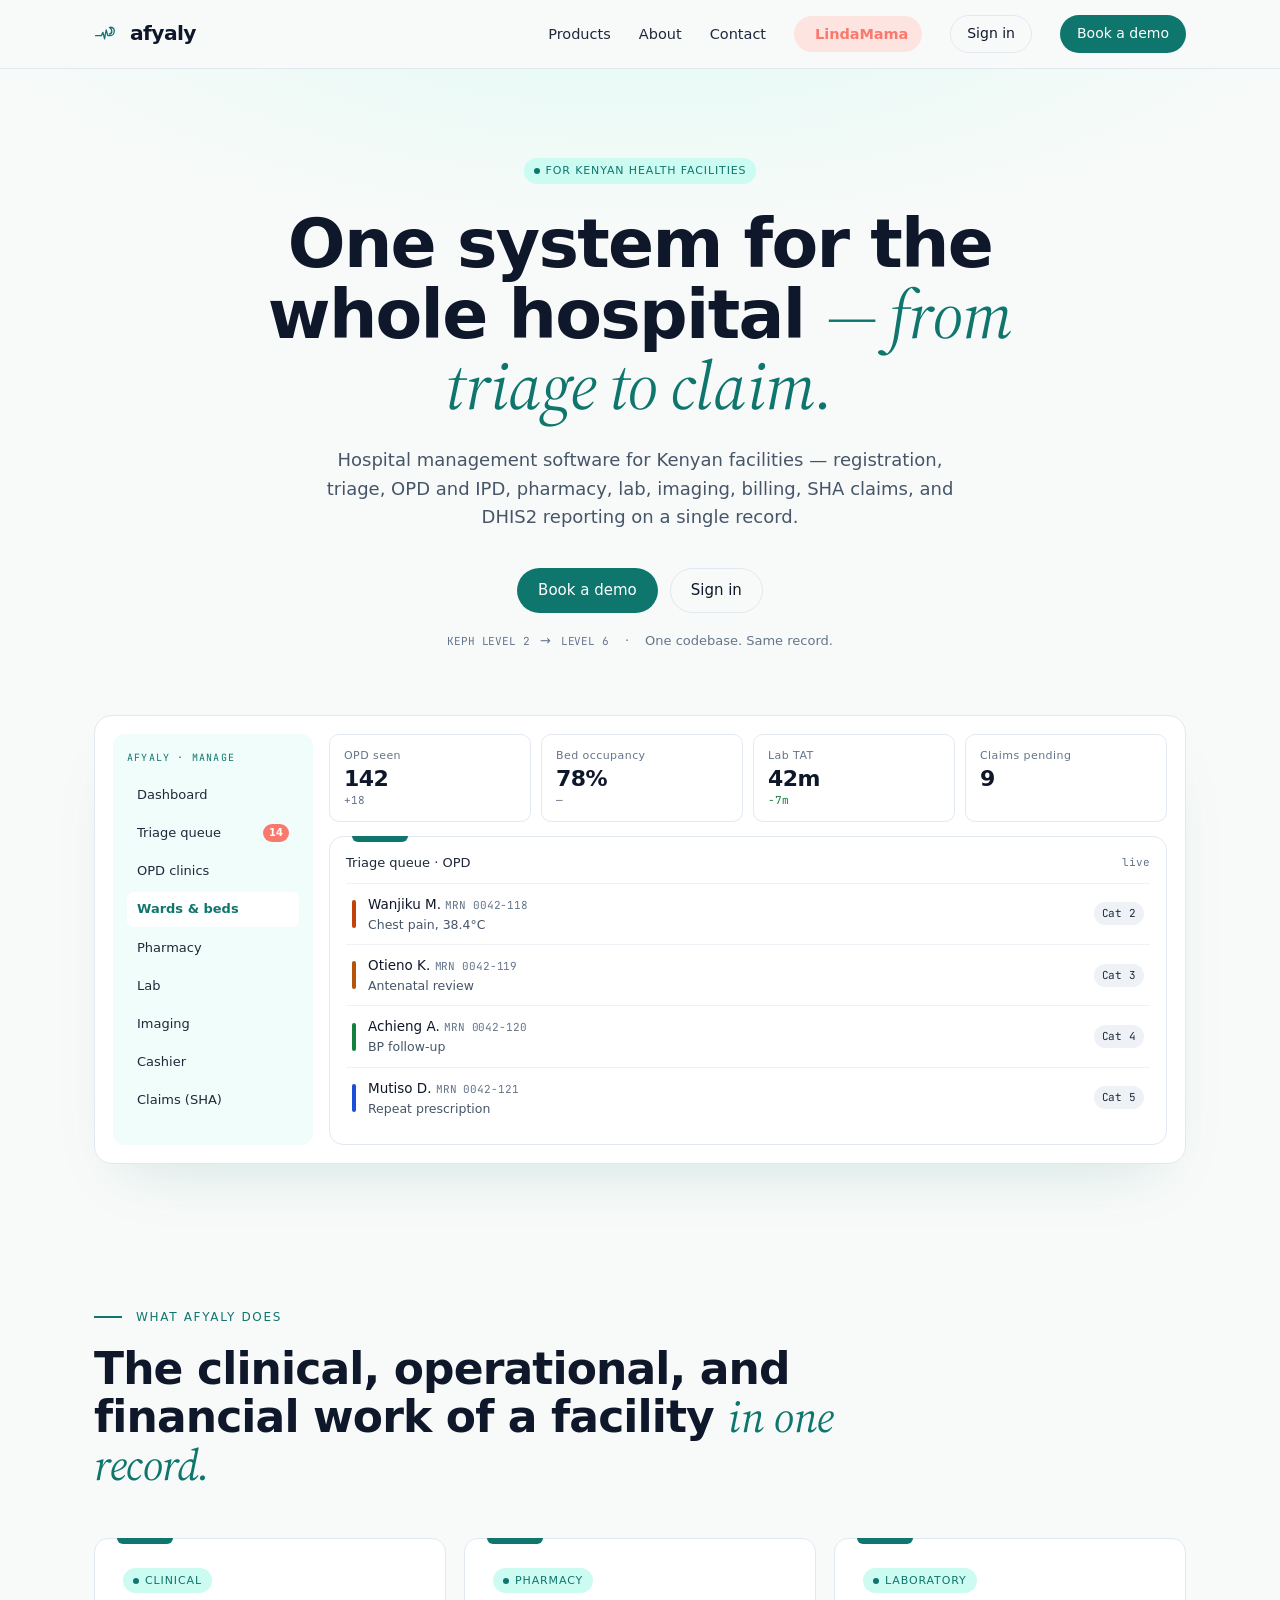
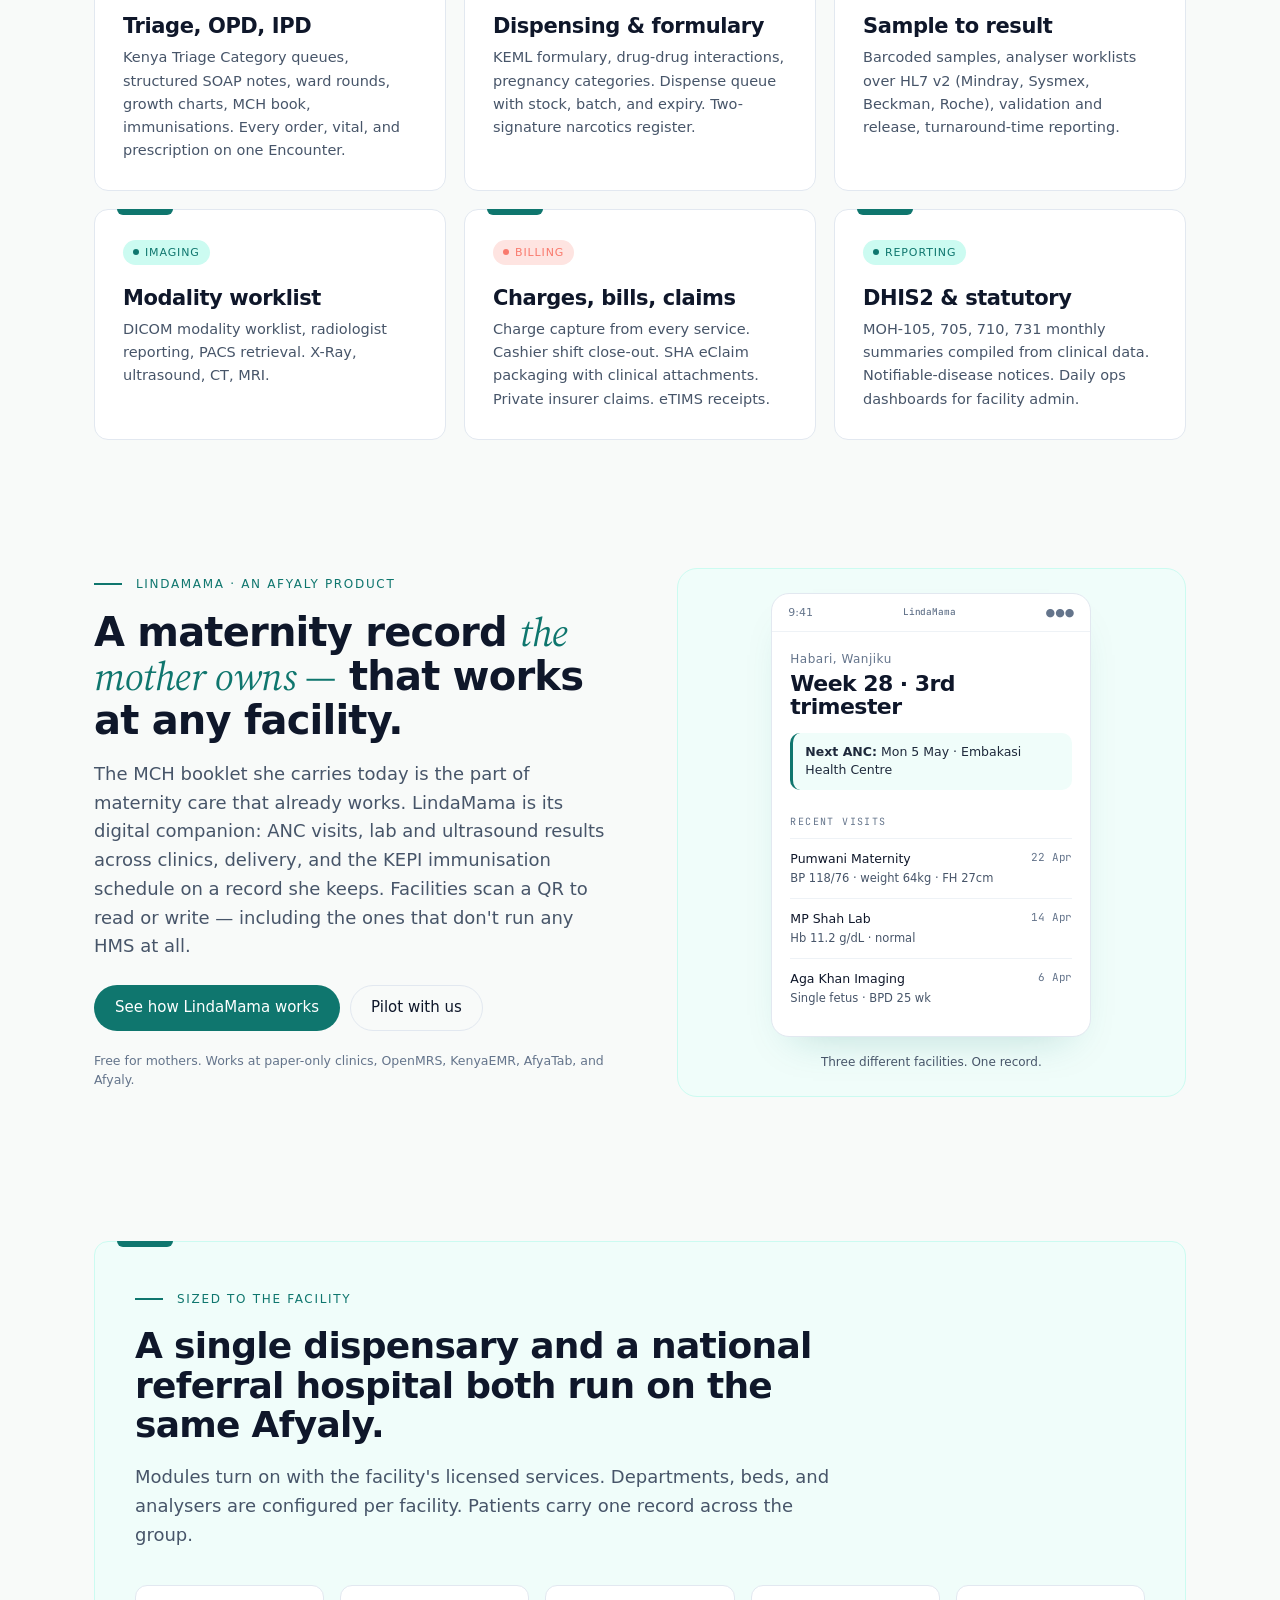
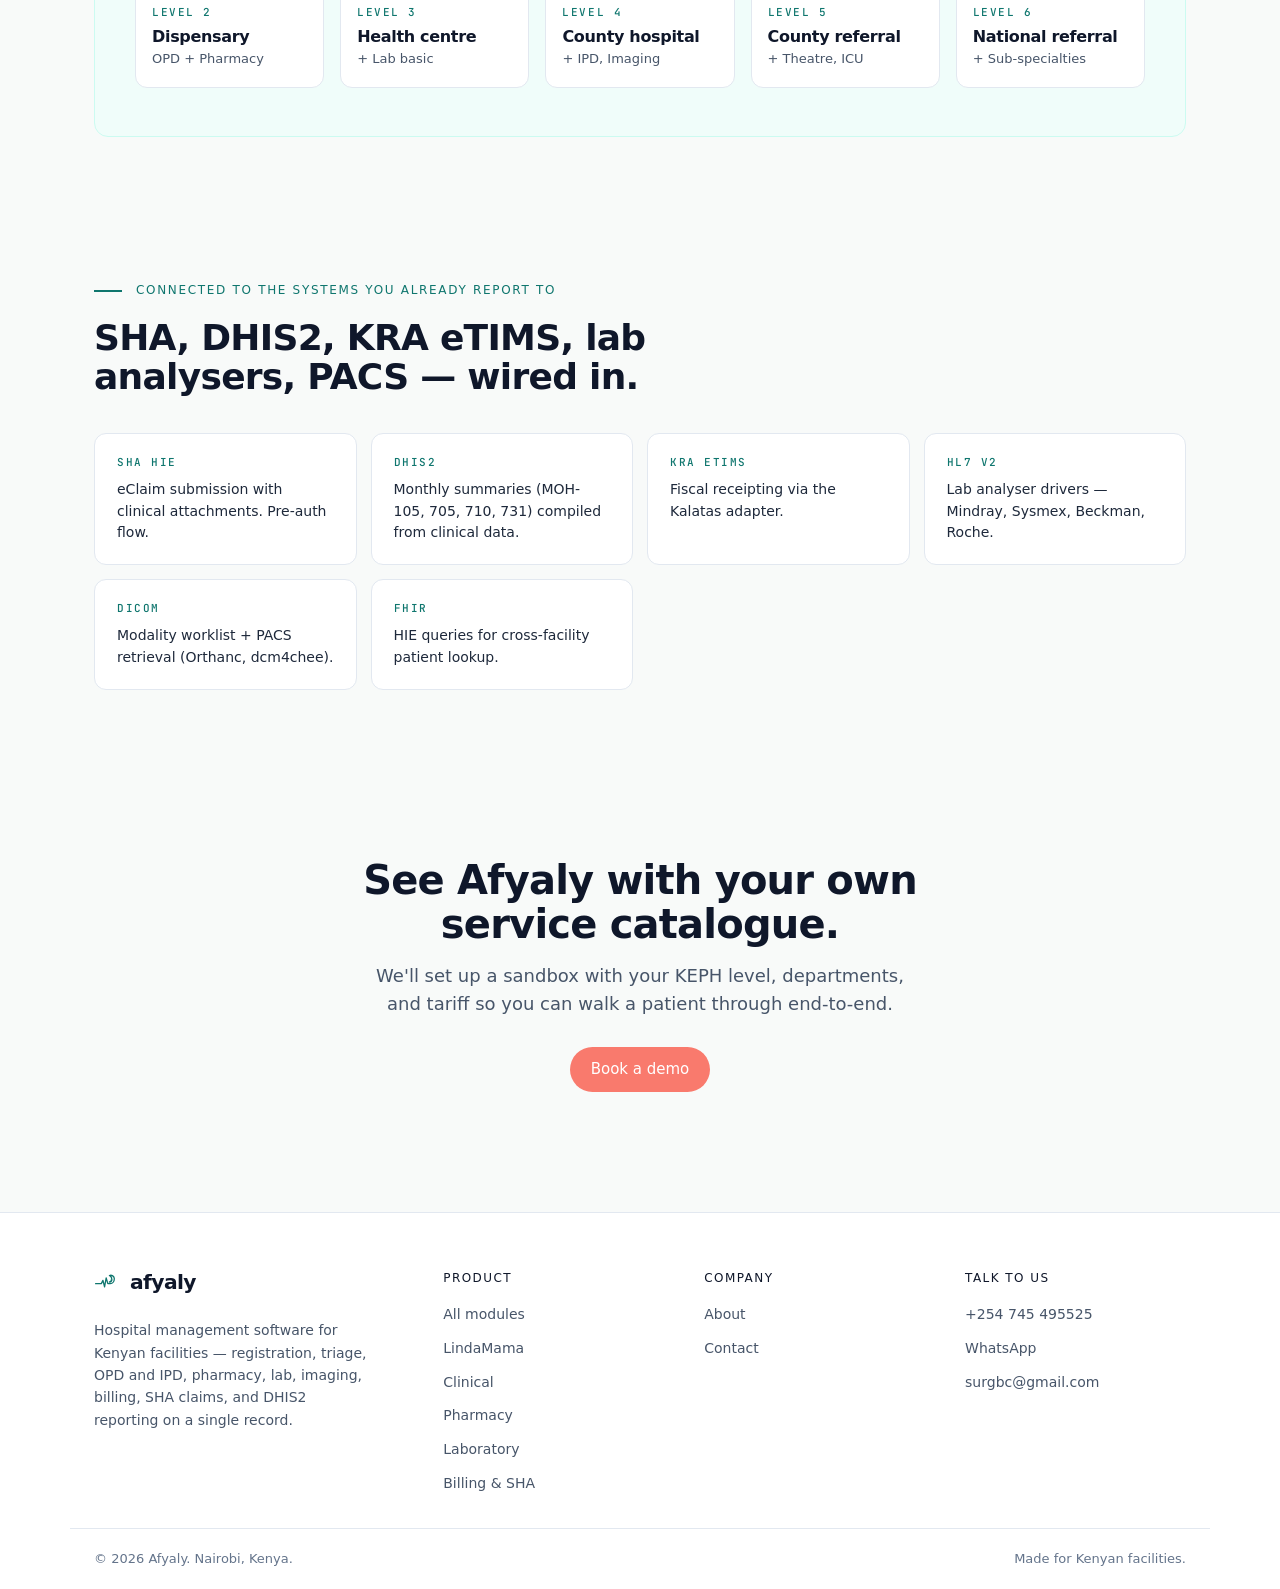
<file: index.html>
<!DOCTYPE html><!--V9jSpm2MRNGv_mnEhCwSp--><html lang="en"><head><meta charSet="utf-8"/><meta name="viewport" content="width=device-width, initial-scale=1"/><link rel="stylesheet" href="/_next/static/chunks/cc5171f6b87834f6.css" data-precedence="next"/><link rel="preload" as="script" fetchPriority="low" href="/_next/static/chunks/5bce68295c7f1f97.js"/><script src="/_next/static/chunks/391b5727e5bc11ec.js" async=""></script><script src="/_next/static/chunks/1c64b19886203277.js" async=""></script><script src="/_next/static/chunks/c44ba29902c6819e.js" async=""></script><script src="/_next/static/chunks/turbopack-5e5e5629a9695c20.js" async=""></script><script src="/_next/static/chunks/1964454f34f3a7ab.js" async=""></script><script src="/_next/static/chunks/6c33792a57a66467.js" async=""></script><script src="/_next/static/chunks/beefb697acdd731a.js" async=""></script><link rel="preload" href="https://api.fontshare.com/v2/css?f[]=general-sans@400,500,600,700&amp;display=swap" as="style"/><link rel="preload" href="https://fonts.googleapis.com/css2?family=Source+Serif+4:ital,opsz,wght@0,8..60,400;0,8..60,500;1,8..60,400&amp;family=JetBrains+Mono:wght@400;500&amp;display=swap" as="style"/><link rel="preconnect" href="https://fonts.googleapis.com"/><link rel="preconnect" href="https://fonts.gstatic.com" crossorigin=""/><meta name="theme-color" content="#0F766E"/><meta name="color-scheme" content="light"/><title>Afyaly — One system for the whole hospital.</title><meta name="description" content="Hospital management software for Kenyan facilities — registration, triage, OPD and IPD, pharmacy, lab, imaging, billing, SHA claims, and DHIS2 reporting on a single record."/><meta name="application-name" content="Afyaly"/><link rel="manifest" href="/manifest.json"/><meta name="keywords" content="hospital management software,HMS Kenya,SHA eClaim,DHIS2,KEPH,EMR Kenya,clinic software,pharmacy dispensing,lab information system"/><meta property="og:title" content="Afyaly — One system for the whole hospital."/><meta property="og:description" content="Hospital management software for Kenyan facilities — registration, triage, OPD and IPD, pharmacy, lab, imaging, billing, SHA claims, and DHIS2 reporting on a single record."/><meta property="og:url" content="https://afyaly.cseco.co.ke"/><meta property="og:site_name" content="Afyaly"/><meta property="og:locale" content="en_KE"/><meta property="og:image" content="https://afyaly.cseco.co.ke/og-image.png"/><meta property="og:image:width" content="1200"/><meta property="og:image:height" content="630"/><meta property="og:image:alt" content="Afyaly — One system for the whole hospital."/><meta property="og:type" content="website"/><meta name="twitter:card" content="summary_large_image"/><meta name="twitter:title" content="Afyaly — One system for the whole hospital."/><meta name="twitter:description" content="Hospital management software for Kenyan facilities — registration, triage, OPD and IPD, pharmacy, lab, imaging, billing, SHA claims, and DHIS2 reporting on a single record."/><meta name="twitter:image" content="https://afyaly.cseco.co.ke/og-image.png"/><link rel="icon" href="/favicon.svg" type="image/svg+xml"/><link rel="icon" href="/favicon.png" type="image/png" sizes="32x32"/><link rel="apple-touch-icon" href="/apple-touch-icon.png"/><link href="https://api.fontshare.com/v2/css?f[]=general-sans@400,500,600,700&amp;display=swap" rel="stylesheet"/><link href="https://fonts.googleapis.com/css2?family=Source+Serif+4:ital,opsz,wght@0,8..60,400;0,8..60,500;1,8..60,400&amp;family=JetBrains+Mono:wght@400;500&amp;display=swap" rel="stylesheet"/><script src="/_next/static/chunks/a6dad97d9634a72d.js" noModule=""></script></head><body><div hidden=""><!--$--><!--/$--></div><header style="position:sticky;top:0;z-index:40;background:rgba(248, 250, 249, 0.85);backdrop-filter:saturate(140%) blur(8px);border-bottom:1px solid var(--color-line)"><div class="container-x" style="display:flex;align-items:center;justify-content:space-between;height:68px"><a style="display:inline-flex;align-items:center" href="/"><span class="inline-flex items-center gap-2.5 " aria-label="Afyaly"><svg width="26" height="26" viewBox="0 0 64 64" fill="none" xmlns="http://www.w3.org/2000/svg" role="img" aria-hidden="true"><path d="M4 36 H14 L18 36 L22 28 L26 44 L30 22 L34 36 H40 C46 36 50 30 50 24 C50 18 44 14 38 16 C42 18 44 22 44 26 C44 30 41 32 38 32" stroke="#0F766E" stroke-width="3.2" stroke-linecap="round" stroke-linejoin="round" fill="none"></path><path d="M44 22 L40 30" stroke="#0F766E" stroke-width="2" stroke-linecap="round" opacity="0.55"></path></svg><span class="h-display" style="font-size:20.28px;color:var(--color-ink);letter-spacing:-0.03em;font-weight:600">afyaly</span></span></a><nav style="display:flex;align-items:center;gap:28px;font-size:14.5px"><a style="color:var(--color-ink-soft);font-weight:500" href="/products">Products</a><a style="color:var(--color-ink-soft);font-weight:500" href="/about">About</a><a style="color:var(--color-ink-soft);font-weight:500" href="/contact">Contact</a><a class="nav-lindamama" href="/maternity"><span class="nav-lindamama__dot" aria-hidden="true"></span>LindaMama</a><a href="https://app.afyaly.cseco.co.ke" class="btn btn-ghost" style="padding:7px 16px;font-size:14px">Sign in</a><a class="btn btn-primary" style="padding:7px 16px;font-size:14px" href="/contact">Book a demo</a></nav></div></header><main><section style="position:relative;padding:88px 0 48px;background:radial-gradient(1200px 480px at 50% -10%, rgba(204, 251, 241, 0.55), transparent 60%)"><div class="container-x" style="text-align:center"><div class="pc-tag" style="margin-bottom:24px"><span>For Kenyan health facilities</span></div><h1 class="h-display" style="font-size:clamp(40px, 6vw, 68px);max-width:880px;margin:0 auto">One system for the whole hospital<!-- --> <span class="h-serif" style="color:var(--color-primary)">— from triage to claim.</span></h1><p class="lede" style="max-width:660px;margin:24px auto 0">Hospital management software for Kenyan facilities — registration, triage, OPD and IPD, pharmacy, lab, imaging, billing, SHA claims, and DHIS2 reporting on a single record.</p><div style="display:flex;gap:12px;justify-content:center;margin-top:36px;flex-wrap:wrap"><a class="btn btn-primary" href="/contact">Book a demo</a><a href="https://app.afyaly.cseco.co.ke" class="btn btn-ghost">Sign in</a></div><div style="margin-top:18px;font-size:13px;color:var(--color-muted-2)"><span class="mono">KEPH LEVEL 2</span><span style="margin:0 10px">→</span><span class="mono">LEVEL 6</span><span style="margin:0 16px">·</span>One codebase. Same record.</div></div><div class="container-x" style="margin-top:64px;position:relative"><div style="position:relative;background:#fff;border-radius:18px;border:1px solid var(--color-line);box-shadow:0 30px 60px -30px rgba(15, 118, 110, 0.18);padding:18px;overflow:hidden"><div style="display:grid;grid-template-columns:200px 1fr;gap:16px;min-height:360px"><div style="background:var(--color-primary-tint);border-radius:12px;padding:16px 14px;display:flex;flex-direction:column;gap:4px"><div class="mono" style="font-size:10px;color:var(--color-primary);letter-spacing:0.12em;text-transform:uppercase;margin-bottom:8px">Afyaly · Manage</div><div style="display:flex;justify-content:space-between;align-items:center;padding:7px 10px;border-radius:7px;background:transparent;color:var(--color-ink-soft);font-weight:500;font-size:13px"><span>Dashboard</span></div><div style="display:flex;justify-content:space-between;align-items:center;padding:7px 10px;border-radius:7px;background:transparent;color:var(--color-ink-soft);font-weight:500;font-size:13px"><span>Triage queue</span><span style="background:var(--color-accent);color:#fff;font-size:10px;font-weight:600;padding:1px 6px;border-radius:999px">14</span></div><div style="display:flex;justify-content:space-between;align-items:center;padding:7px 10px;border-radius:7px;background:transparent;color:var(--color-ink-soft);font-weight:500;font-size:13px"><span>OPD clinics</span></div><div style="display:flex;justify-content:space-between;align-items:center;padding:7px 10px;border-radius:7px;background:#fff;color:var(--color-primary);font-weight:600;font-size:13px"><span>Wards &amp; beds</span></div><div style="display:flex;justify-content:space-between;align-items:center;padding:7px 10px;border-radius:7px;background:transparent;color:var(--color-ink-soft);font-weight:500;font-size:13px"><span>Pharmacy</span></div><div style="display:flex;justify-content:space-between;align-items:center;padding:7px 10px;border-radius:7px;background:transparent;color:var(--color-ink-soft);font-weight:500;font-size:13px"><span>Lab</span></div><div style="display:flex;justify-content:space-between;align-items:center;padding:7px 10px;border-radius:7px;background:transparent;color:var(--color-ink-soft);font-weight:500;font-size:13px"><span>Imaging</span></div><div style="display:flex;justify-content:space-between;align-items:center;padding:7px 10px;border-radius:7px;background:transparent;color:var(--color-ink-soft);font-weight:500;font-size:13px"><span>Cashier</span></div><div style="display:flex;justify-content:space-between;align-items:center;padding:7px 10px;border-radius:7px;background:transparent;color:var(--color-ink-soft);font-weight:500;font-size:13px"><span>Claims (SHA)</span></div></div><div style="display:flex;flex-direction:column;gap:14px"><div style="display:grid;grid-template-columns:repeat(4, 1fr);gap:10px"><div style="background:#fff;border:1px solid var(--color-line);border-radius:10px;padding:12px 14px"><div style="font-size:11px;color:var(--color-muted-2);letter-spacing:0.04em">OPD seen</div><div class="h-display" style="font-size:22px;margin-top:2px;color:var(--color-ink)">142</div><div class="mono" style="font-size:11px;color:var(--color-muted-2);margin-top:2px">+18</div></div><div style="background:#fff;border:1px solid var(--color-line);border-radius:10px;padding:12px 14px"><div style="font-size:11px;color:var(--color-muted-2);letter-spacing:0.04em">Bed occupancy</div><div class="h-display" style="font-size:22px;margin-top:2px;color:var(--color-ink)">78%</div><div class="mono" style="font-size:11px;color:var(--color-muted-2);margin-top:2px">—</div></div><div style="background:#fff;border:1px solid var(--color-line);border-radius:10px;padding:12px 14px"><div style="font-size:11px;color:var(--color-muted-2);letter-spacing:0.04em">Lab TAT</div><div class="h-display" style="font-size:22px;margin-top:2px;color:var(--color-ink)">42m</div><div class="mono" style="font-size:11px;color:var(--color-ok);margin-top:2px">-7m</div></div><div style="background:#fff;border:1px solid var(--color-line);border-radius:10px;padding:12px 14px"><div style="font-size:11px;color:var(--color-muted-2);letter-spacing:0.04em">Claims pending</div><div class="h-display" style="font-size:22px;margin-top:2px;color:var(--color-ink)">9</div></div></div><div class="pc-card" style="padding:16px"><div style="display:flex;justify-content:space-between;align-items:center;margin-bottom:10px"><div style="font-size:13px;font-weight:500;color:var(--color-ink-soft)">Triage queue · OPD</div><span class="mono" style="font-size:11px;color:var(--color-muted-2)">live</span></div><div style="display:grid;grid-template-columns:auto 1fr auto;align-items:center;gap:12px;padding:10px 6px;border-top:1px solid var(--color-line-soft)"><span style="width:4px;height:28px;border-radius:2px;background:var(--color-triage-2)"></span><div><div style="font-size:13.5px;font-weight:500;color:var(--color-ink)">Wanjiku M.<!-- --> <span class="mono" style="color:var(--color-muted-2);font-weight:400;font-size:11px">MRN 0042-118</span></div><div style="font-size:12.5px;color:var(--color-muted)">Chest pain, 38.4°C</div></div><span class="mono" style="font-size:11px;padding:3px 8px;border-radius:999px;background:var(--color-line-soft);color:var(--color-ink-soft)">Cat <!-- -->2</span></div><div style="display:grid;grid-template-columns:auto 1fr auto;align-items:center;gap:12px;padding:10px 6px;border-top:1px solid var(--color-line-soft)"><span style="width:4px;height:28px;border-radius:2px;background:var(--color-triage-3)"></span><div><div style="font-size:13.5px;font-weight:500;color:var(--color-ink)">Otieno K.<!-- --> <span class="mono" style="color:var(--color-muted-2);font-weight:400;font-size:11px">MRN 0042-119</span></div><div style="font-size:12.5px;color:var(--color-muted)">Antenatal review</div></div><span class="mono" style="font-size:11px;padding:3px 8px;border-radius:999px;background:var(--color-line-soft);color:var(--color-ink-soft)">Cat <!-- -->3</span></div><div style="display:grid;grid-template-columns:auto 1fr auto;align-items:center;gap:12px;padding:10px 6px;border-top:1px solid var(--color-line-soft)"><span style="width:4px;height:28px;border-radius:2px;background:var(--color-triage-4)"></span><div><div style="font-size:13.5px;font-weight:500;color:var(--color-ink)">Achieng A.<!-- --> <span class="mono" style="color:var(--color-muted-2);font-weight:400;font-size:11px">MRN 0042-120</span></div><div style="font-size:12.5px;color:var(--color-muted)">BP follow-up</div></div><span class="mono" style="font-size:11px;padding:3px 8px;border-radius:999px;background:var(--color-line-soft);color:var(--color-ink-soft)">Cat <!-- -->4</span></div><div style="display:grid;grid-template-columns:auto 1fr auto;align-items:center;gap:12px;padding:10px 6px;border-top:1px solid var(--color-line-soft)"><span style="width:4px;height:28px;border-radius:2px;background:var(--color-triage-5)"></span><div><div style="font-size:13.5px;font-weight:500;color:var(--color-ink)">Mutiso D.<!-- --> <span class="mono" style="color:var(--color-muted-2);font-weight:400;font-size:11px">MRN 0042-121</span></div><div style="font-size:12.5px;color:var(--color-muted)">Repeat prescription</div></div><span class="mono" style="font-size:11px;padding:3px 8px;border-radius:999px;background:var(--color-line-soft);color:var(--color-ink-soft)">Cat <!-- -->5</span></div></div></div></div></div></div></section><section style="padding:96px 0 56px"><div class="container-x"><div style="display:flex;flex-direction:column;align-items:flex-start;gap:18px;margin-bottom:48px"><div class="section-anchor">What Afyaly does</div><h2 class="h-section" style="font-size:clamp(30px, 4vw, 44px);max-width:760px">The clinical, operational, and financial work of a facility<!-- --> <span class="h-serif" style="color:var(--color-primary)">in one record.</span></h2></div><div style="display:grid;grid-template-columns:repeat(auto-fit, minmax(280px, 1fr));gap:18px"><div class="pc-card"><span class="pc-tag" style="margin-bottom:18px">Clinical</span><h3 class="h-section" style="font-size:21px;margin-top:4px;margin-bottom:8px">Triage, OPD, IPD</h3><p style="color:var(--color-muted);font-size:14.5px;line-height:1.6">Kenya Triage Category queues, structured SOAP notes, ward rounds, growth charts, MCH book, immunisations. Every order, vital, and prescription on one Encounter.</p></div><div class="pc-card"><span class="pc-tag" style="margin-bottom:18px">Pharmacy</span><h3 class="h-section" style="font-size:21px;margin-top:4px;margin-bottom:8px">Dispensing &amp; formulary</h3><p style="color:var(--color-muted);font-size:14.5px;line-height:1.6">KEML formulary, drug-drug interactions, pregnancy categories. Dispense queue with stock, batch, and expiry. Two-signature narcotics register.</p></div><div class="pc-card"><span class="pc-tag" style="margin-bottom:18px">Laboratory</span><h3 class="h-section" style="font-size:21px;margin-top:4px;margin-bottom:8px">Sample to result</h3><p style="color:var(--color-muted);font-size:14.5px;line-height:1.6">Barcoded samples, analyser worklists over HL7 v2 (Mindray, Sysmex, Beckman, Roche), validation and release, turnaround-time reporting.</p></div><div class="pc-card"><span class="pc-tag" style="margin-bottom:18px">Imaging</span><h3 class="h-section" style="font-size:21px;margin-top:4px;margin-bottom:8px">Modality worklist</h3><p style="color:var(--color-muted);font-size:14.5px;line-height:1.6">DICOM modality worklist, radiologist reporting, PACS retrieval. X-Ray, ultrasound, CT, MRI.</p></div><div class="pc-card"><span class="pc-tag pc-tag-accent" style="margin-bottom:18px">Billing</span><h3 class="h-section" style="font-size:21px;margin-top:4px;margin-bottom:8px">Charges, bills, claims</h3><p style="color:var(--color-muted);font-size:14.5px;line-height:1.6">Charge capture from every service. Cashier shift close-out. SHA eClaim packaging with clinical attachments. Private insurer claims. eTIMS receipts.</p></div><div class="pc-card"><span class="pc-tag" style="margin-bottom:18px">Reporting</span><h3 class="h-section" style="font-size:21px;margin-top:4px;margin-bottom:8px">DHIS2 &amp; statutory</h3><p style="color:var(--color-muted);font-size:14.5px;line-height:1.6">MOH-105, 705, 710, 731 monthly summaries compiled from clinical data. Notifiable-disease notices. Daily ops dashboards for facility admin.</p></div></div></div></section><section style="padding:72px 0"><div class="container-x"><div style="display:grid;grid-template-columns:1.05fr 1fr;gap:48px;align-items:center"><div><div class="section-anchor" style="margin-bottom:16px">LindaMama · An Afyaly product</div><h2 class="h-section" style="font-size:clamp(28px, 3.6vw, 40px);max-width:540px">A maternity record<!-- --> <span class="h-serif" style="color:var(--color-primary)">the mother owns —</span> <!-- -->that works at any facility.</h2><p class="lede" style="margin-top:18px;max-width:520px">The MCH booklet she carries today is the part of maternity care that already works. LindaMama is its digital companion: ANC visits, lab and ultrasound results across clinics, delivery, and the KEPI immunisation schedule on a record she keeps. Facilities scan a QR to read or write — including the ones that don&#x27;t run any HMS at all.</p><div style="margin-top:24px;display:flex;gap:10px;flex-wrap:wrap"><a class="btn btn-primary" href="/maternity">See how LindaMama works</a><a class="btn btn-ghost" href="/contact">Pilot with us</a></div><p style="font-size:12.5px;color:var(--color-muted-2);margin-top:20px">Free for mothers. Works at paper-only clinics, OpenMRS, KenyaEMR, AfyaTab, and Afyaly.</p></div><div style="position:relative;background:var(--color-primary-tint);border-radius:20px;padding:24px;border:1px solid var(--color-primary-soft)"><div style="background:#fff;border-radius:18px;border:1px solid var(--color-line);box-shadow:0 20px 40px -22px rgba(15, 118, 110, 0.25);max-width:320px;margin:0 auto;overflow:hidden"><div style="display:flex;justify-content:space-between;align-items:center;padding:10px 16px;font-size:11px;color:var(--color-muted-2);font-weight:500;border-bottom:1px solid var(--color-line-soft)"><span>9:41</span><span class="mono">LindaMama</span><span>●●●</span></div><div style="padding:18px 18px 12px"><div style="font-size:12px;color:var(--color-muted-2);letter-spacing:0.04em">Habari, Wanjiku</div><div class="h-display" style="font-size:22px;margin-top:4px;color:var(--color-ink)">Week 28 · 3rd trimester</div><div style="margin-top:14px;padding:10px 12px;background:var(--color-primary-tint);border-radius:10px;border-left:3px solid var(--color-primary);font-size:12.5px;color:var(--color-ink-soft);line-height:1.5"><strong>Next ANC:</strong> Mon 5 May · Embakasi Health Centre</div></div><div style="padding:0 18px 18px"><div class="mono" style="font-size:10px;letter-spacing:0.14em;text-transform:uppercase;color:var(--color-muted-2);margin:12px 0 8px">Recent visits</div><div style="padding:10px 0;border-top:1px solid var(--color-line-soft)"><div style="display:flex;justify-content:space-between;font-size:12.5px"><span style="font-weight:500;color:var(--color-ink)">Pumwani Maternity</span><span class="mono" style="font-size:11px;color:var(--color-muted-2)">22 Apr</span></div><div style="font-size:11.5px;color:var(--color-muted);margin-top:2px">BP 118/76 · weight 64kg · FH 27cm</div></div><div style="padding:10px 0;border-top:1px solid var(--color-line-soft)"><div style="display:flex;justify-content:space-between;font-size:12.5px"><span style="font-weight:500;color:var(--color-ink)">MP Shah Lab</span><span class="mono" style="font-size:11px;color:var(--color-muted-2)">14 Apr</span></div><div style="font-size:11.5px;color:var(--color-muted);margin-top:2px">Hb 11.2 g/dL · normal</div></div><div style="padding:10px 0;border-top:1px solid var(--color-line-soft)"><div style="display:flex;justify-content:space-between;font-size:12.5px"><span style="font-weight:500;color:var(--color-ink)">Aga Khan Imaging</span><span class="mono" style="font-size:11px;color:var(--color-muted-2)">6 Apr</span></div><div style="font-size:11.5px;color:var(--color-muted);margin-top:2px">Single fetus · BPD 25 wk</div></div></div></div><div style="margin-top:16px;font-size:12px;color:var(--color-muted);text-align:center">Three different facilities. One record.</div></div></div></div></section><section style="padding:72px 0"><div class="container-x"><div class="pc-card pc-card-soft" style="padding:48px 40px"><div class="section-anchor" style="margin-bottom:18px">Sized to the facility</div><h2 class="h-section" style="font-size:clamp(26px, 3vw, 36px);max-width:740px">A single dispensary and a national referral hospital both run on the same Afyaly.</h2><p class="lede" style="margin-top:18px;max-width:720px">Modules turn on with the facility&#x27;s licensed services. Departments, beds, and analysers are configured per facility. Patients carry one record across the group.</p><div style="display:grid;grid-template-columns:repeat(auto-fit, minmax(180px, 1fr));gap:16px;margin-top:36px"><div style="background:#fff;border-radius:12px;padding:18px 16px;border:1px solid var(--color-line)"><div class="mono" style="font-size:11px;letter-spacing:0.14em;text-transform:uppercase;color:var(--color-primary);font-weight:500">Level <!-- -->2</div><div class="h-section" style="font-size:16px;margin-top:6px;margin-bottom:4px">Dispensary</div><div style="font-size:13px;color:var(--color-muted)">OPD + Pharmacy</div></div><div style="background:#fff;border-radius:12px;padding:18px 16px;border:1px solid var(--color-line)"><div class="mono" style="font-size:11px;letter-spacing:0.14em;text-transform:uppercase;color:var(--color-primary);font-weight:500">Level <!-- -->3</div><div class="h-section" style="font-size:16px;margin-top:6px;margin-bottom:4px">Health centre</div><div style="font-size:13px;color:var(--color-muted)">+ Lab basic</div></div><div style="background:#fff;border-radius:12px;padding:18px 16px;border:1px solid var(--color-line)"><div class="mono" style="font-size:11px;letter-spacing:0.14em;text-transform:uppercase;color:var(--color-primary);font-weight:500">Level <!-- -->4</div><div class="h-section" style="font-size:16px;margin-top:6px;margin-bottom:4px">County hospital</div><div style="font-size:13px;color:var(--color-muted)">+ IPD, Imaging</div></div><div style="background:#fff;border-radius:12px;padding:18px 16px;border:1px solid var(--color-line)"><div class="mono" style="font-size:11px;letter-spacing:0.14em;text-transform:uppercase;color:var(--color-primary);font-weight:500">Level <!-- -->5</div><div class="h-section" style="font-size:16px;margin-top:6px;margin-bottom:4px">County referral</div><div style="font-size:13px;color:var(--color-muted)">+ Theatre, ICU</div></div><div style="background:#fff;border-radius:12px;padding:18px 16px;border:1px solid var(--color-line)"><div class="mono" style="font-size:11px;letter-spacing:0.14em;text-transform:uppercase;color:var(--color-primary);font-weight:500">Level <!-- -->6</div><div class="h-section" style="font-size:16px;margin-top:6px;margin-bottom:4px">National referral</div><div style="font-size:13px;color:var(--color-muted)">+ Sub-specialties</div></div></div></div></div></section><section style="padding:72px 0"><div class="container-x"><div class="section-anchor" style="margin-bottom:18px">Connected to the systems you already report to</div><h2 class="h-section" style="font-size:clamp(26px, 3vw, 36px);max-width:720px">SHA, DHIS2, KRA eTIMS, lab analysers, PACS — wired in.</h2><div style="display:grid;grid-template-columns:repeat(auto-fit, minmax(230px, 1fr));gap:14px;margin-top:36px"><div style="padding:20px 22px;border-radius:12px;background:#fff;border:1px solid var(--color-line)"><div class="mono" style="font-size:11px;letter-spacing:0.14em;text-transform:uppercase;color:var(--color-primary);font-weight:500;margin-bottom:8px">SHA HIE</div><div style="font-size:14px;color:var(--color-ink-soft);line-height:1.55">eClaim submission with clinical attachments. Pre-auth flow.</div></div><div style="padding:20px 22px;border-radius:12px;background:#fff;border:1px solid var(--color-line)"><div class="mono" style="font-size:11px;letter-spacing:0.14em;text-transform:uppercase;color:var(--color-primary);font-weight:500;margin-bottom:8px">DHIS2</div><div style="font-size:14px;color:var(--color-ink-soft);line-height:1.55">Monthly summaries (MOH-105, 705, 710, 731) compiled from clinical data.</div></div><div style="padding:20px 22px;border-radius:12px;background:#fff;border:1px solid var(--color-line)"><div class="mono" style="font-size:11px;letter-spacing:0.14em;text-transform:uppercase;color:var(--color-primary);font-weight:500;margin-bottom:8px">KRA eTIMS</div><div style="font-size:14px;color:var(--color-ink-soft);line-height:1.55">Fiscal receipting via the Kalatas adapter.</div></div><div style="padding:20px 22px;border-radius:12px;background:#fff;border:1px solid var(--color-line)"><div class="mono" style="font-size:11px;letter-spacing:0.14em;text-transform:uppercase;color:var(--color-primary);font-weight:500;margin-bottom:8px">HL7 v2</div><div style="font-size:14px;color:var(--color-ink-soft);line-height:1.55">Lab analyser drivers — Mindray, Sysmex, Beckman, Roche.</div></div><div style="padding:20px 22px;border-radius:12px;background:#fff;border:1px solid var(--color-line)"><div class="mono" style="font-size:11px;letter-spacing:0.14em;text-transform:uppercase;color:var(--color-primary);font-weight:500;margin-bottom:8px">DICOM</div><div style="font-size:14px;color:var(--color-ink-soft);line-height:1.55">Modality worklist + PACS retrieval (Orthanc, dcm4chee).</div></div><div style="padding:20px 22px;border-radius:12px;background:#fff;border:1px solid var(--color-line)"><div class="mono" style="font-size:11px;letter-spacing:0.14em;text-transform:uppercase;color:var(--color-primary);font-weight:500;margin-bottom:8px">FHIR</div><div style="font-size:14px;color:var(--color-ink-soft);line-height:1.55">HIE queries for cross-facility patient lookup.</div></div></div></div></section><section style="padding:96px 0 24px"><div class="container-x" style="text-align:center"><h2 class="h-section" style="font-size:clamp(28px, 3.5vw, 40px);max-width:700px;margin:0 auto">See Afyaly with your own service catalogue.</h2><p class="lede" style="margin-top:16px;max-width:560px;margin:16px auto 0">We&#x27;ll set up a sandbox with your KEPH level, departments, and tariff so you can walk a patient through end-to-end.</p><div style="margin-top:28px"><a class="btn btn-accent" href="/contact">Book a demo</a></div></div></section><!--$--><!--/$--></main><footer style="background:#fff;border-top:1px solid var(--color-line);margin-top:96px"><div class="container-x" style="padding:56px 24px 32px;display:grid;grid-template-columns:1.4fr 1fr 1fr 1fr;gap:40px"><div><span class="inline-flex items-center gap-2.5 " aria-label="Afyaly"><svg width="26" height="26" viewBox="0 0 64 64" fill="none" xmlns="http://www.w3.org/2000/svg" role="img" aria-hidden="true"><path d="M4 36 H14 L18 36 L22 28 L26 44 L30 22 L34 36 H40 C46 36 50 30 50 24 C50 18 44 14 38 16 C42 18 44 22 44 26 C44 30 41 32 38 32" stroke="#0F766E" stroke-width="3.2" stroke-linecap="round" stroke-linejoin="round" fill="none"></path><path d="M44 22 L40 30" stroke="#0F766E" stroke-width="2" stroke-linecap="round" opacity="0.55"></path></svg><span class="h-display" style="font-size:20.28px;color:var(--color-ink);letter-spacing:-0.03em;font-weight:600">afyaly</span></span><p style="margin-top:16px;font-size:14px;line-height:1.6;color:var(--color-muted);max-width:280px">Hospital management software for Kenyan facilities — registration, triage, OPD and IPD, pharmacy, lab, imaging, billing, SHA claims, and DHIS2 reporting on a single record.</p></div><div><div style="font-size:12px;font-weight:500;letter-spacing:0.12em;text-transform:uppercase;color:var(--color-ink);margin-bottom:14px">Product</div><ul style="display:flex;flex-direction:column;gap:9px"><li><a style="color:var(--color-muted);font-size:14px" href="/products">All modules</a></li><li><a style="color:var(--color-muted);font-size:14px" href="/maternity">LindaMama</a></li><li><a style="color:var(--color-muted);font-size:14px" href="/products#clinical">Clinical</a></li><li><a style="color:var(--color-muted);font-size:14px" href="/products#pharmacy">Pharmacy</a></li><li><a style="color:var(--color-muted);font-size:14px" href="/products#lab">Laboratory</a></li><li><a style="color:var(--color-muted);font-size:14px" href="/products#billing">Billing &amp; SHA</a></li></ul></div><div><div style="font-size:12px;font-weight:500;letter-spacing:0.12em;text-transform:uppercase;color:var(--color-ink);margin-bottom:14px">Company</div><ul style="display:flex;flex-direction:column;gap:9px"><li><a style="color:var(--color-muted);font-size:14px" href="/about">About</a></li><li><a style="color:var(--color-muted);font-size:14px" href="/contact">Contact</a></li></ul></div><div><div style="font-size:12px;font-weight:500;letter-spacing:0.12em;text-transform:uppercase;color:var(--color-ink);margin-bottom:14px">Talk to us</div><ul style="display:flex;flex-direction:column;gap:9px"><li><a href="tel:+254745495525" style="color:var(--color-muted);font-size:14px">+254 745 495525</a></li><li><a href="https://wa.me/254745495525" style="color:var(--color-muted);font-size:14px">WhatsApp</a></li><li><a href="mailto:surgbc@gmail.com" style="color:var(--color-muted);font-size:14px">surgbc@gmail.com</a></li></ul></div></div><div class="container-x" style="padding:20px 24px;border-top:1px solid var(--color-line);display:flex;justify-content:space-between;align-items:center;font-size:13px;color:var(--color-muted-2)"><span>© <!-- -->2026<!-- --> <!-- -->Afyaly<!-- -->. <!-- -->Nairobi, Kenya<!-- -->.</span><span>Made for Kenyan facilities.</span></div></footer><script src="/_next/static/chunks/5bce68295c7f1f97.js" id="_R_" async=""></script><script>(self.__next_f=self.__next_f||[]).push([0])</script><script>self.__next_f.push([1,"1:\"$Sreact.fragment\"\n2:I[74426,[\"/_next/static/chunks/1964454f34f3a7ab.js\"],\"\"]\n3:I[92322,[\"/_next/static/chunks/6c33792a57a66467.js\",\"/_next/static/chunks/beefb697acdd731a.js\"],\"default\"]\n4:I[81409,[\"/_next/static/chunks/6c33792a57a66467.js\",\"/_next/static/chunks/beefb697acdd731a.js\"],\"default\"]\n9:I[60374,[\"/_next/static/chunks/6c33792a57a66467.js\",\"/_next/static/chunks/beefb697acdd731a.js\"],\"default\"]\n:HL[\"/_next/static/chunks/cc5171f6b87834f6.css\",\"style\"]\n:HL[\"https://api.fontshare.com/v2/css?f[]=general-sans@400,500,600,700\u0026display=swap\",\"style\"]\n:HL[\"https://fonts.googleapis.com/css2?family=Source+Serif+4:ital,opsz,wght@0,8..60,400;0,8..60,500;1,8..60,400\u0026family=JetBrains+Mono:wght@400;500\u0026display=swap\",\"style\"]\n"])</script><script>self.__next_f.push([1,"0:{\"P\":null,\"b\":\"V9jSpm2MRNGv_mnEhCwSp\",\"c\":[\"\",\"\"],\"q\":\"\",\"i\":false,\"f\":[[[\"\",{\"children\":[\"__PAGE__\",{}]},\"$undefined\",\"$undefined\",true],[[\"$\",\"$1\",\"c\",{\"children\":[[[\"$\",\"link\",\"0\",{\"rel\":\"stylesheet\",\"href\":\"/_next/static/chunks/cc5171f6b87834f6.css\",\"precedence\":\"next\",\"crossOrigin\":\"$undefined\",\"nonce\":\"$undefined\"}],[\"$\",\"script\",\"script-0\",{\"src\":\"/_next/static/chunks/1964454f34f3a7ab.js\",\"async\":true,\"nonce\":\"$undefined\"}]],[\"$\",\"html\",null,{\"lang\":\"en\",\"children\":[[\"$\",\"head\",null,{\"children\":[[\"$\",\"link\",null,{\"rel\":\"preconnect\",\"href\":\"https://fonts.googleapis.com\"}],[\"$\",\"link\",null,{\"rel\":\"preconnect\",\"href\":\"https://fonts.gstatic.com\",\"crossOrigin\":\"\"}],[\"$\",\"link\",null,{\"href\":\"https://api.fontshare.com/v2/css?f[]=general-sans@400,500,600,700\u0026display=swap\",\"rel\":\"stylesheet\"}],[\"$\",\"link\",null,{\"href\":\"https://fonts.googleapis.com/css2?family=Source+Serif+4:ital,opsz,wght@0,8..60,400;0,8..60,500;1,8..60,400\u0026family=JetBrains+Mono:wght@400;500\u0026display=swap\",\"rel\":\"stylesheet\"}]]}],[\"$\",\"body\",null,{\"children\":[[\"$\",\"header\",null,{\"style\":{\"position\":\"sticky\",\"top\":0,\"zIndex\":40,\"background\":\"rgba(248, 250, 249, 0.85)\",\"backdropFilter\":\"saturate(140%) blur(8px)\",\"borderBottom\":\"1px solid var(--color-line)\"},\"children\":[\"$\",\"div\",null,{\"className\":\"container-x\",\"style\":{\"display\":\"flex\",\"alignItems\":\"center\",\"justifyContent\":\"space-between\",\"height\":68},\"children\":[[\"$\",\"$L2\",null,{\"href\":\"/\",\"style\":{\"display\":\"inline-flex\",\"alignItems\":\"center\"},\"children\":[\"$\",\"span\",null,{\"className\":\"inline-flex items-center gap-2.5 \",\"aria-label\":\"Afyaly\",\"children\":[[\"$\",\"svg\",null,{\"width\":26,\"height\":26,\"viewBox\":\"0 0 64 64\",\"fill\":\"none\",\"xmlns\":\"http://www.w3.org/2000/svg\",\"role\":\"img\",\"aria-hidden\":\"true\",\"children\":[[\"$\",\"path\",null,{\"d\":\"M4 36 H14 L18 36 L22 28 L26 44 L30 22 L34 36 H40 C46 36 50 30 50 24 C50 18 44 14 38 16 C42 18 44 22 44 26 C44 30 41 32 38 32\",\"stroke\":\"#0F766E\",\"strokeWidth\":\"3.2\",\"strokeLinecap\":\"round\",\"strokeLinejoin\":\"round\",\"fill\":\"none\"}],[\"$\",\"path\",null,{\"d\":\"M44 22 L40 30\",\"stroke\":\"#0F766E\",\"strokeWidth\":\"2\",\"strokeLinecap\":\"round\",\"opacity\":\"0.55\"}]]}],[\"$\",\"span\",null,{\"className\":\"h-display\",\"style\":{\"fontSize\":20.28,\"color\":\"var(--color-ink)\",\"letterSpacing\":\"-0.03em\",\"fontWeight\":600},\"children\":\"afyaly\"}]]}]}],[\"$\",\"nav\",null,{\"style\":{\"display\":\"flex\",\"alignItems\":\"center\",\"gap\":28,\"fontSize\":14.5},\"children\":[[[\"$\",\"$L2\",\"/products\",{\"href\":\"/products\",\"style\":{\"color\":\"var(--color-ink-soft)\",\"fontWeight\":500},\"children\":\"Products\"}],[\"$\",\"$L2\",\"/about\",{\"href\":\"/about\",\"style\":{\"color\":\"var(--color-ink-soft)\",\"fontWeight\":500},\"children\":\"About\"}],[\"$\",\"$L2\",\"/contact\",{\"href\":\"/contact\",\"style\":{\"color\":\"var(--color-ink-soft)\",\"fontWeight\":500},\"children\":\"Contact\"}]],[\"$\",\"$L2\",null,{\"href\":\"/maternity\",\"className\":\"nav-lindamama\",\"children\":[[\"$\",\"span\",null,{\"className\":\"nav-lindamama__dot\",\"aria-hidden\":\"true\"}],\"LindaMama\"]}],[\"$\",\"a\",null,{\"href\":\"https://app.afyaly.cseco.co.ke\",\"className\":\"btn btn-ghost\",\"style\":{\"padding\":\"7px 16px\",\"fontSize\":14},\"children\":\"Sign in\"}],[\"$\",\"$L2\",null,{\"href\":\"/contact\",\"className\":\"btn btn-primary\",\"style\":{\"padding\":\"7px 16px\",\"fontSize\":14},\"children\":\"Book a demo\"}]]}]]}]}],[\"$\",\"main\",null,{\"children\":[\"$\",\"$L3\",null,{\"parallelRouterKey\":\"children\",\"error\":\"$undefined\",\"errorStyles\":\"$undefined\",\"errorScripts\":\"$undefined\",\"template\":[\"$\",\"$L4\",null,{}],\"templateStyles\":\"$undefined\",\"templateScripts\":\"$undefined\",\"notFound\":[[[\"$\",\"title\",null,{\"children\":\"404: This page could not be found.\"}],[\"$\",\"div\",null,{\"style\":{\"fontFamily\":\"system-ui,\\\"Segoe UI\\\",Roboto,Helvetica,Arial,sans-serif,\\\"Apple Color Emoji\\\",\\\"Segoe UI Emoji\\\"\",\"height\":\"100vh\",\"textAlign\":\"center\",\"display\":\"flex\",\"flexDirection\":\"column\",\"alignItems\":\"center\",\"justifyContent\":\"center\"},\"children\":[\"$\",\"div\",null,{\"children\":[[\"$\",\"style\",null,{\"dangerouslySetInnerHTML\":{\"__html\":\"body{color:#000;background:#fff;margin:0}.next-error-h1{border-right:1px solid rgba(0,0,0,.3)}@media (prefers-color-scheme:dark){body{color:#fff;background:#000}.next-error-h1{border-right:1px solid rgba(255,255,255,.3)}}\"}}],[\"$\",\"h1\",null,{\"className\":\"next-error-h1\",\"style\":{\"display\":\"inline-block\",\"margin\":\"0 20px 0 0\",\"padding\":\"0 23px 0 0\",\"fontSize\":24,\"fontWeight\":500,\"verticalAlign\":\"top\",\"lineHeight\":\"49px\"},\"children\":404}],[\"$\",\"div\",null,{\"style\":{\"display\":\"inline-block\"},\"children\":[\"$\",\"h2\",null,{\"style\":{\"fontSize\":14,\"fontWeight\":400,\"lineHeight\":\"49px\",\"margin\":0},\"children\":\"This page could not be found.\"}]}]]}]}]],[]],\"forbidden\":\"$undefined\",\"unauthorized\":\"$undefined\"}]}],[\"$\",\"footer\",null,{\"style\":{\"background\":\"#fff\",\"borderTop\":\"1px solid var(--color-line)\",\"marginTop\":96},\"children\":[\"$L5\",\"$L6\"]}]]}]]}]]}],{\"children\":[\"$L7\",{},null,false,false]},null,false,false],\"$L8\",false]],\"m\":\"$undefined\",\"G\":[\"$9\",[]],\"S\":true}\n"])</script><script>self.__next_f.push([1,"13:I[19091,[\"/_next/static/chunks/6c33792a57a66467.js\",\"/_next/static/chunks/beefb697acdd731a.js\"],\"ViewportBoundary\"]\n15:I[19091,[\"/_next/static/chunks/6c33792a57a66467.js\",\"/_next/static/chunks/beefb697acdd731a.js\"],\"MetadataBoundary\"]\n16:\"$Sreact.suspense\"\n"])</script><script>self.__next_f.push([1,"5:[\"$\",\"div\",null,{\"className\":\"container-x\",\"style\":{\"padding\":\"56px 24px 32px\",\"display\":\"grid\",\"gridTemplateColumns\":\"1.4fr 1fr 1fr 1fr\",\"gap\":40},\"children\":[[\"$\",\"div\",null,{\"children\":[[\"$\",\"span\",null,{\"className\":\"inline-flex items-center gap-2.5 \",\"aria-label\":\"Afyaly\",\"children\":[[\"$\",\"svg\",null,{\"width\":26,\"height\":26,\"viewBox\":\"0 0 64 64\",\"fill\":\"none\",\"xmlns\":\"http://www.w3.org/2000/svg\",\"role\":\"img\",\"aria-hidden\":\"true\",\"children\":[[\"$\",\"path\",null,{\"d\":\"M4 36 H14 L18 36 L22 28 L26 44 L30 22 L34 36 H40 C46 36 50 30 50 24 C50 18 44 14 38 16 C42 18 44 22 44 26 C44 30 41 32 38 32\",\"stroke\":\"#0F766E\",\"strokeWidth\":\"3.2\",\"strokeLinecap\":\"round\",\"strokeLinejoin\":\"round\",\"fill\":\"none\"}],[\"$\",\"path\",null,{\"d\":\"M44 22 L40 30\",\"stroke\":\"#0F766E\",\"strokeWidth\":\"2\",\"strokeLinecap\":\"round\",\"opacity\":\"0.55\"}]]}],[\"$\",\"span\",null,{\"className\":\"h-display\",\"style\":{\"fontSize\":20.28,\"color\":\"var(--color-ink)\",\"letterSpacing\":\"-0.03em\",\"fontWeight\":600},\"children\":\"afyaly\"}]]}],[\"$\",\"p\",null,{\"style\":{\"marginTop\":16,\"fontSize\":14,\"lineHeight\":1.6,\"color\":\"var(--color-muted)\",\"maxWidth\":280},\"children\":\"Hospital management software for Kenyan facilities — registration, triage, OPD and IPD, pharmacy, lab, imaging, billing, SHA claims, and DHIS2 reporting on a single record.\"}]]}],[\"$\",\"div\",null,{\"children\":[[\"$\",\"div\",null,{\"style\":{\"fontSize\":12,\"fontWeight\":500,\"letterSpacing\":\"0.12em\",\"textTransform\":\"uppercase\",\"color\":\"var(--color-ink)\",\"marginBottom\":14},\"children\":\"Product\"}],[\"$\",\"ul\",null,{\"style\":{\"display\":\"flex\",\"flexDirection\":\"column\",\"gap\":9},\"children\":[[\"$\",\"li\",\"/productsAll modules\",{\"children\":[\"$\",\"$L2\",null,{\"href\":\"/products\",\"style\":{\"color\":\"var(--color-muted)\",\"fontSize\":14},\"children\":\"All modules\"}]}],[\"$\",\"li\",\"/maternityLindaMama\",{\"children\":[\"$\",\"$L2\",null,{\"href\":\"/maternity\",\"style\":{\"color\":\"var(--color-muted)\",\"fontSize\":14},\"children\":\"LindaMama\"}]}],[\"$\",\"li\",\"/products#clinicalClinical\",{\"children\":[\"$\",\"$L2\",null,{\"href\":\"/products#clinical\",\"style\":{\"color\":\"var(--color-muted)\",\"fontSize\":14},\"children\":\"Clinical\"}]}],[\"$\",\"li\",\"/products#pharmacyPharmacy\",{\"children\":[\"$\",\"$L2\",null,{\"href\":\"/products#pharmacy\",\"style\":{\"color\":\"var(--color-muted)\",\"fontSize\":14},\"children\":\"Pharmacy\"}]}],[\"$\",\"li\",\"/products#labLaboratory\",{\"children\":[\"$\",\"$L2\",null,{\"href\":\"/products#lab\",\"style\":{\"color\":\"var(--color-muted)\",\"fontSize\":14},\"children\":\"Laboratory\"}]}],[\"$\",\"li\",\"/products#billingBilling \u0026 SHA\",{\"children\":[\"$\",\"$L2\",null,{\"href\":\"/products#billing\",\"style\":{\"color\":\"var(--color-muted)\",\"fontSize\":14},\"children\":\"Billing \u0026 SHA\"}]}]]}]]}],[\"$\",\"div\",null,{\"children\":[[\"$\",\"div\",null,{\"style\":{\"fontSize\":12,\"fontWeight\":500,\"letterSpacing\":\"0.12em\",\"textTransform\":\"uppercase\",\"color\":\"var(--color-ink)\",\"marginBottom\":14},\"children\":\"Company\"}],[\"$\",\"ul\",null,{\"style\":{\"display\":\"flex\",\"flexDirection\":\"column\",\"gap\":9},\"children\":[[\"$\",\"li\",\"/aboutAbout\",{\"children\":[\"$\",\"$L2\",null,{\"href\":\"/about\",\"style\":{\"color\":\"var(--color-muted)\",\"fontSize\":14},\"children\":\"About\"}]}],[\"$\",\"li\",\"/contactContact\",{\"children\":[\"$\",\"$L2\",null,{\"href\":\"/contact\",\"style\":{\"color\":\"var(--color-muted)\",\"fontSize\":14},\"children\":\"Contact\"}]}]]}]]}],[\"$\",\"div\",null,{\"children\":[[\"$\",\"div\",null,{\"style\":{\"fontSize\":12,\"fontWeight\":500,\"letterSpacing\":\"0.12em\",\"textTransform\":\"uppercase\",\"color\":\"var(--color-ink)\",\"marginBottom\":14},\"children\":\"Talk to us\"}],[\"$\",\"ul\",null,{\"style\":{\"display\":\"flex\",\"flexDirection\":\"column\",\"gap\":9},\"children\":[[\"$\",\"li\",\"tel:+254745495525+254 745 495525\",{\"children\":[\"$\",\"a\",null,{\"href\":\"tel:+254745495525\",\"style\":{\"color\":\"var(--color-muted)\",\"fontSize\":14},\"children\":\"+254 745 495525\"}]}],[\"$\",\"li\",\"https://wa.me/254745495525WhatsApp\",{\"children\":[\"$\",\"a\",null,{\"href\":\"https://wa.me/254745495525\",\"style\":{\"color\":\"var(--color-muted)\",\"fontSize\":14},\"children\":\"WhatsApp\"}]}],[\"$\",\"li\",\"mailto:surgbc@gmail.comsurgbc@gmail.com\",{\"children\":[\"$\",\"a\",null,{\"href\":\"mailto:surgbc@gmail.com\",\"style\":{\"color\":\"var(--color-muted)\",\"fontSize\":14},\"children\":\"surgbc@gmail.com\"}]}]]}]]}]]}]\n"])</script><script>self.__next_f.push([1,"6:[\"$\",\"div\",null,{\"className\":\"container-x\",\"style\":{\"padding\":\"20px 24px\",\"borderTop\":\"1px solid var(--color-line)\",\"display\":\"flex\",\"justifyContent\":\"space-between\",\"alignItems\":\"center\",\"fontSize\":13,\"color\":\"var(--color-muted-2)\"},\"children\":[[\"$\",\"span\",null,{\"children\":[\"© \",2026,\" \",\"Afyaly\",\". \",\"Nairobi, Kenya\",\".\"]}],[\"$\",\"span\",null,{\"children\":\"Made for Kenyan facilities.\"}]]}]\n"])</script><script>self.__next_f.push([1,"7:[\"$\",\"$1\",\"c\",{\"children\":[[[\"$\",\"section\",null,{\"style\":{\"position\":\"relative\",\"padding\":\"88px 0 48px\",\"background\":\"radial-gradient(1200px 480px at 50% -10%, rgba(204, 251, 241, 0.55), transparent 60%)\"},\"children\":[[\"$\",\"div\",null,{\"className\":\"container-x\",\"style\":{\"textAlign\":\"center\"},\"children\":[[\"$\",\"div\",null,{\"className\":\"pc-tag\",\"style\":{\"marginBottom\":24},\"children\":[\"$\",\"span\",null,{\"children\":\"For Kenyan health facilities\"}]}],[\"$\",\"h1\",null,{\"className\":\"h-display\",\"style\":{\"fontSize\":\"clamp(40px, 6vw, 68px)\",\"maxWidth\":880,\"margin\":\"0 auto\"},\"children\":[\"One system for the whole hospital\",\" \",[\"$\",\"span\",null,{\"className\":\"h-serif\",\"style\":{\"color\":\"var(--color-primary)\"},\"children\":\"— from triage to claim.\"}]]}],[\"$\",\"p\",null,{\"className\":\"lede\",\"style\":{\"maxWidth\":660,\"margin\":\"24px auto 0\"},\"children\":\"Hospital management software for Kenyan facilities — registration, triage, OPD and IPD, pharmacy, lab, imaging, billing, SHA claims, and DHIS2 reporting on a single record.\"}],[\"$\",\"div\",null,{\"style\":{\"display\":\"flex\",\"gap\":12,\"justifyContent\":\"center\",\"marginTop\":36,\"flexWrap\":\"wrap\"},\"children\":[[\"$\",\"$L2\",null,{\"href\":\"/contact\",\"className\":\"btn btn-primary\",\"children\":\"Book a demo\"}],[\"$\",\"a\",null,{\"href\":\"https://app.afyaly.cseco.co.ke\",\"className\":\"btn btn-ghost\",\"children\":\"Sign in\"}]]}],[\"$\",\"div\",null,{\"style\":{\"marginTop\":18,\"fontSize\":13,\"color\":\"var(--color-muted-2)\"},\"children\":[[\"$\",\"span\",null,{\"className\":\"mono\",\"children\":\"KEPH LEVEL 2\"}],[\"$\",\"span\",null,{\"style\":{\"margin\":\"0 10px\"},\"children\":\"→\"}],[\"$\",\"span\",null,{\"className\":\"mono\",\"children\":\"LEVEL 6\"}],[\"$\",\"span\",null,{\"style\":{\"margin\":\"0 16px\"},\"children\":\"·\"}],\"One codebase. Same record.\"]}]]}],[\"$\",\"div\",null,{\"className\":\"container-x\",\"style\":{\"marginTop\":64,\"position\":\"relative\"},\"children\":[\"$\",\"div\",null,{\"style\":{\"position\":\"relative\",\"background\":\"#fff\",\"borderRadius\":18,\"border\":\"1px solid var(--color-line)\",\"boxShadow\":\"0 30px 60px -30px rgba(15, 118, 110, 0.18)\",\"padding\":18,\"overflow\":\"hidden\"},\"children\":[\"$\",\"div\",null,{\"style\":{\"display\":\"grid\",\"gridTemplateColumns\":\"200px 1fr\",\"gap\":16,\"minHeight\":360},\"children\":[[\"$\",\"div\",null,{\"style\":{\"background\":\"var(--color-primary-tint)\",\"borderRadius\":12,\"padding\":\"16px 14px\",\"display\":\"flex\",\"flexDirection\":\"column\",\"gap\":4},\"children\":[[\"$\",\"div\",null,{\"className\":\"mono\",\"style\":{\"fontSize\":10,\"color\":\"var(--color-primary)\",\"letterSpacing\":\"0.12em\",\"textTransform\":\"uppercase\",\"marginBottom\":8},\"children\":\"Afyaly · Manage\"}],[\"$\",\"div\",null,{\"style\":{\"display\":\"flex\",\"justifyContent\":\"space-between\",\"alignItems\":\"center\",\"padding\":\"7px 10px\",\"borderRadius\":7,\"background\":\"transparent\",\"color\":\"var(--color-ink-soft)\",\"fontWeight\":500,\"fontSize\":13},\"children\":[[\"$\",\"span\",null,{\"children\":\"Dashboard\"}],\"$undefined\"]}],[\"$\",\"div\",null,{\"style\":{\"display\":\"flex\",\"justifyContent\":\"space-between\",\"alignItems\":\"center\",\"padding\":\"7px 10px\",\"borderRadius\":7,\"background\":\"transparent\",\"color\":\"var(--color-ink-soft)\",\"fontWeight\":500,\"fontSize\":13},\"children\":[[\"$\",\"span\",null,{\"children\":\"Triage queue\"}],[\"$\",\"span\",null,{\"style\":{\"background\":\"var(--color-accent)\",\"color\":\"#fff\",\"fontSize\":10,\"fontWeight\":600,\"padding\":\"1px 6px\",\"borderRadius\":999},\"children\":\"14\"}]]}],[\"$\",\"div\",null,{\"style\":{\"display\":\"flex\",\"justifyContent\":\"space-between\",\"alignItems\":\"center\",\"padding\":\"7px 10px\",\"borderRadius\":7,\"background\":\"transparent\",\"color\":\"var(--color-ink-soft)\",\"fontWeight\":500,\"fontSize\":13},\"children\":[[\"$\",\"span\",null,{\"children\":\"OPD clinics\"}],\"$undefined\"]}],[\"$\",\"div\",null,{\"style\":{\"display\":\"flex\",\"justifyContent\":\"space-between\",\"alignItems\":\"center\",\"padding\":\"7px 10px\",\"borderRadius\":7,\"background\":\"#fff\",\"color\":\"var(--color-primary)\",\"fontWeight\":600,\"fontSize\":13},\"children\":[[\"$\",\"span\",null,{\"children\":\"Wards \u0026 beds\"}],\"$undefined\"]}],[\"$\",\"div\",null,{\"style\":{\"display\":\"flex\",\"justifyContent\":\"space-between\",\"alignItems\":\"center\",\"padding\":\"7px 10px\",\"borderRadius\":7,\"background\":\"transparent\",\"color\":\"var(--color-ink-soft)\",\"fontWeight\":500,\"fontSize\":13},\"children\":[[\"$\",\"span\",null,{\"children\":\"Pharmacy\"}],\"$undefined\"]}],[\"$\",\"div\",null,{\"style\":{\"display\":\"flex\",\"justifyContent\":\"space-between\",\"alignItems\":\"center\",\"padding\":\"7px 10px\",\"borderRadius\":7,\"background\":\"transparent\",\"color\":\"var(--color-ink-soft)\",\"fontWeight\":500,\"fontSize\":13},\"children\":[[\"$\",\"span\",null,{\"children\":\"Lab\"}],\"$undefined\"]}],[\"$\",\"div\",null,{\"style\":{\"display\":\"flex\",\"justifyContent\":\"space-between\",\"alignItems\":\"center\",\"padding\":\"7px 10px\",\"borderRadius\":7,\"background\":\"transparent\",\"color\":\"var(--color-ink-soft)\",\"fontWeight\":500,\"fontSize\":13},\"children\":[[\"$\",\"span\",null,{\"children\":\"Imaging\"}],\"$undefined\"]}],\"$La\",\"$Lb\"]}],\"$Lc\"]}]}]}]]}],\"$Ld\",\"$Le\",\"$Lf\",\"$L10\",\"$L11\"],null,\"$L12\"]}]\n"])</script><script>self.__next_f.push([1,"8:[\"$\",\"$1\",\"h\",{\"children\":[null,[\"$\",\"$L13\",null,{\"children\":\"$@14\"}],[\"$\",\"div\",null,{\"hidden\":true,\"children\":[\"$\",\"$L15\",null,{\"children\":[\"$\",\"$16\",null,{\"name\":\"Next.Metadata\",\"children\":\"$@17\"}]}]}],null]}]\n"])</script><script>self.__next_f.push([1,"1f:I[19091,[\"/_next/static/chunks/6c33792a57a66467.js\",\"/_next/static/chunks/beefb697acdd731a.js\"],\"OutletBoundary\"]\na:[\"$\",\"div\",null,{\"style\":{\"display\":\"flex\",\"justifyContent\":\"space-between\",\"alignItems\":\"center\",\"padding\":\"7px 10px\",\"borderRadius\":7,\"background\":\"transparent\",\"color\":\"var(--color-ink-soft)\",\"fontWeight\":500,\"fontSize\":13},\"children\":[[\"$\",\"span\",null,{\"children\":\"Cashier\"}],\"$undefined\"]}]\nb:[\"$\",\"div\",null,{\"style\":{\"display\":\"flex\",\"justifyContent\":\"space-between\",\"alignItems\":\"center\",\"padding\":\"7px 10px\",\"borderRadius\":7,\"background\":\"transparent\",\"color\":\"var(--color-ink-soft)\",\"fontWeight\":500,\"fontSize\":13},\"children\":[[\"$\",\"span\",null,{\"children\":\"Claims (SHA)\"}],\"$undefined\"]}]\n"])</script><script>self.__next_f.push([1,"c:[\"$\",\"div\",null,{\"style\":{\"display\":\"flex\",\"flexDirection\":\"column\",\"gap\":14},\"children\":[[\"$\",\"div\",null,{\"style\":{\"display\":\"grid\",\"gridTemplateColumns\":\"repeat(4, 1fr)\",\"gap\":10},\"children\":[[\"$\",\"div\",null,{\"style\":{\"background\":\"#fff\",\"border\":\"1px solid var(--color-line)\",\"borderRadius\":10,\"padding\":\"12px 14px\"},\"children\":[[\"$\",\"div\",null,{\"style\":{\"fontSize\":11,\"color\":\"var(--color-muted-2)\",\"letterSpacing\":\"0.04em\"},\"children\":\"OPD seen\"}],[\"$\",\"div\",null,{\"className\":\"h-display\",\"style\":{\"fontSize\":22,\"marginTop\":2,\"color\":\"var(--color-ink)\"},\"children\":\"142\"}],[\"$\",\"div\",null,{\"className\":\"mono\",\"style\":{\"fontSize\":11,\"color\":\"var(--color-muted-2)\",\"marginTop\":2},\"children\":\"+18\"}]]}],[\"$\",\"div\",null,{\"style\":{\"background\":\"#fff\",\"border\":\"1px solid var(--color-line)\",\"borderRadius\":10,\"padding\":\"12px 14px\"},\"children\":[[\"$\",\"div\",null,{\"style\":{\"fontSize\":11,\"color\":\"var(--color-muted-2)\",\"letterSpacing\":\"0.04em\"},\"children\":\"Bed occupancy\"}],[\"$\",\"div\",null,{\"className\":\"h-display\",\"style\":{\"fontSize\":22,\"marginTop\":2,\"color\":\"var(--color-ink)\"},\"children\":\"78%\"}],[\"$\",\"div\",null,{\"className\":\"mono\",\"style\":{\"fontSize\":11,\"color\":\"var(--color-muted-2)\",\"marginTop\":2},\"children\":\"—\"}]]}],[\"$\",\"div\",null,{\"style\":{\"background\":\"#fff\",\"border\":\"1px solid var(--color-line)\",\"borderRadius\":10,\"padding\":\"12px 14px\"},\"children\":[[\"$\",\"div\",null,{\"style\":{\"fontSize\":11,\"color\":\"var(--color-muted-2)\",\"letterSpacing\":\"0.04em\"},\"children\":\"Lab TAT\"}],[\"$\",\"div\",null,{\"className\":\"h-display\",\"style\":{\"fontSize\":22,\"marginTop\":2,\"color\":\"var(--color-ink)\"},\"children\":\"42m\"}],[\"$\",\"div\",null,{\"className\":\"mono\",\"style\":{\"fontSize\":11,\"color\":\"var(--color-ok)\",\"marginTop\":2},\"children\":\"-7m\"}]]}],[\"$\",\"div\",null,{\"style\":{\"background\":\"#fff\",\"border\":\"1px solid var(--color-line)\",\"borderRadius\":10,\"padding\":\"12px 14px\"},\"children\":[[\"$\",\"div\",null,{\"style\":{\"fontSize\":11,\"color\":\"var(--color-muted-2)\",\"letterSpacing\":\"0.04em\"},\"children\":\"Claims pending\"}],[\"$\",\"div\",null,{\"className\":\"h-display\",\"style\":{\"fontSize\":22,\"marginTop\":2,\"color\":\"var(--color-ink)\"},\"children\":\"9\"}],\"\"]}]]}],[\"$\",\"div\",null,{\"className\":\"pc-card\",\"style\":{\"padding\":16},\"children\":[[\"$\",\"div\",null,{\"style\":{\"display\":\"flex\",\"justifyContent\":\"space-between\",\"alignItems\":\"center\",\"marginBottom\":10},\"children\":[[\"$\",\"div\",null,{\"style\":{\"fontSize\":13,\"fontWeight\":500,\"color\":\"var(--color-ink-soft)\"},\"children\":\"Triage queue · OPD\"}],[\"$\",\"span\",null,{\"className\":\"mono\",\"style\":{\"fontSize\":11,\"color\":\"var(--color-muted-2)\"},\"children\":\"live\"}]]}],[\"$\",\"div\",null,{\"style\":{\"display\":\"grid\",\"gridTemplateColumns\":\"auto 1fr auto\",\"alignItems\":\"center\",\"gap\":12,\"padding\":\"10px 6px\",\"borderTop\":\"1px solid var(--color-line-soft)\"},\"children\":[[\"$\",\"span\",null,{\"style\":{\"width\":4,\"height\":28,\"borderRadius\":2,\"background\":\"var(--color-triage-2)\"}}],[\"$\",\"div\",null,{\"children\":[[\"$\",\"div\",null,{\"style\":{\"fontSize\":13.5,\"fontWeight\":500,\"color\":\"var(--color-ink)\"},\"children\":[\"Wanjiku M.\",\" \",[\"$\",\"span\",null,{\"className\":\"mono\",\"style\":{\"color\":\"var(--color-muted-2)\",\"fontWeight\":400,\"fontSize\":11},\"children\":\"MRN 0042-118\"}]]}],[\"$\",\"div\",null,{\"style\":{\"fontSize\":12.5,\"color\":\"var(--color-muted)\"},\"children\":\"Chest pain, 38.4°C\"}]]}],[\"$\",\"span\",null,{\"className\":\"mono\",\"style\":{\"fontSize\":11,\"padding\":\"3px 8px\",\"borderRadius\":999,\"background\":\"var(--color-line-soft)\",\"color\":\"var(--color-ink-soft)\"},\"children\":[\"Cat \",2]}]]}],[\"$\",\"div\",null,{\"style\":{\"display\":\"grid\",\"gridTemplateColumns\":\"auto 1fr auto\",\"alignItems\":\"center\",\"gap\":12,\"padding\":\"10px 6px\",\"borderTop\":\"1px solid var(--color-line-soft)\"},\"children\":[[\"$\",\"span\",null,{\"style\":{\"width\":4,\"height\":28,\"borderRadius\":2,\"background\":\"var(--color-triage-3)\"}}],[\"$\",\"div\",null,{\"children\":[[\"$\",\"div\",null,{\"style\":{\"fontSize\":13.5,\"fontWeight\":500,\"color\":\"var(--color-ink)\"},\"children\":[\"Otieno K.\",\" \",[\"$\",\"span\",null,{\"className\":\"mono\",\"style\":{\"color\":\"var(--color-muted-2)\",\"fontWeight\":400,\"fontSize\":11},\"children\":\"MRN 0042-119\"}]]}],[\"$\",\"div\",null,{\"style\":{\"fontSize\":12.5,\"color\":\"var(--color-muted)\"},\"children\":\"Antenatal review\"}]]}],[\"$\",\"span\",null,{\"className\":\"mono\",\"style\":{\"fontSize\":11,\"padding\":\"3px 8px\",\"borderRadius\":999,\"background\":\"var(--color-line-soft)\",\"color\":\"var(--color-ink-soft)\"},\"children\":[\"Cat \",3]}]]}],[\"$\",\"div\",null,{\"style\":{\"display\":\"grid\",\"gridTemplateColumns\":\"auto 1fr auto\",\"alignItems\":\"center\",\"gap\":12,\"padding\":\"10px 6px\",\"borderTop\":\"1px solid var(--color-line-soft)\"},\"children\":[[\"$\",\"span\",null,{\"style\":{\"width\":4,\"height\":28,\"borderRadius\":2,\"background\":\"var(--color-triage-4)\"}}],[\"$\",\"div\",null,{\"children\":[[\"$\",\"div\",null,{\"style\":{\"fontSize\":13.5,\"fontWeight\":500,\"color\":\"var(--color-ink)\"},\"children\":[\"Achieng A.\",\" \",[\"$\",\"span\",null,{\"className\":\"mono\",\"style\":{\"color\":\"var(--color-muted-2)\",\"fontWeight\":400,\"fontSize\":11},\"children\":\"MRN 0042-120\"}]]}],\"$L18\"]}],\"$L19\"]}],\"$L1a\"]}]]}]\n"])</script><script>self.__next_f.push([1,"d:[\"$\",\"section\",null,{\"style\":{\"padding\":\"96px 0 56px\"},\"children\":[\"$\",\"div\",null,{\"className\":\"container-x\",\"children\":[[\"$\",\"div\",null,{\"style\":{\"display\":\"flex\",\"flexDirection\":\"column\",\"alignItems\":\"flex-start\",\"gap\":18,\"marginBottom\":48},\"children\":[[\"$\",\"div\",null,{\"className\":\"section-anchor\",\"children\":\"What Afyaly does\"}],[\"$\",\"h2\",null,{\"className\":\"h-section\",\"style\":{\"fontSize\":\"clamp(30px, 4vw, 44px)\",\"maxWidth\":760},\"children\":[\"The clinical, operational, and financial work of a facility\",\" \",[\"$\",\"span\",null,{\"className\":\"h-serif\",\"style\":{\"color\":\"var(--color-primary)\"},\"children\":\"in one record.\"}]]}]]}],[\"$\",\"div\",null,{\"style\":{\"display\":\"grid\",\"gridTemplateColumns\":\"repeat(auto-fit, minmax(280px, 1fr))\",\"gap\":18},\"children\":[[\"$\",\"div\",null,{\"className\":\"pc-card\",\"children\":[[\"$\",\"span\",null,{\"className\":\"pc-tag\",\"style\":{\"marginBottom\":18},\"children\":\"Clinical\"}],[\"$\",\"h3\",null,{\"className\":\"h-section\",\"style\":{\"fontSize\":21,\"marginTop\":4,\"marginBottom\":8},\"children\":\"Triage, OPD, IPD\"}],[\"$\",\"p\",null,{\"style\":{\"color\":\"var(--color-muted)\",\"fontSize\":14.5,\"lineHeight\":1.6},\"children\":\"Kenya Triage Category queues, structured SOAP notes, ward rounds, growth charts, MCH book, immunisations. Every order, vital, and prescription on one Encounter.\"}]]}],[\"$\",\"div\",null,{\"className\":\"pc-card\",\"children\":[[\"$\",\"span\",null,{\"className\":\"pc-tag\",\"style\":{\"marginBottom\":18},\"children\":\"Pharmacy\"}],[\"$\",\"h3\",null,{\"className\":\"h-section\",\"style\":{\"fontSize\":21,\"marginTop\":4,\"marginBottom\":8},\"children\":\"Dispensing \u0026 formulary\"}],[\"$\",\"p\",null,{\"style\":{\"color\":\"var(--color-muted)\",\"fontSize\":14.5,\"lineHeight\":1.6},\"children\":\"KEML formulary, drug-drug interactions, pregnancy categories. Dispense queue with stock, batch, and expiry. Two-signature narcotics register.\"}]]}],[\"$\",\"div\",null,{\"className\":\"pc-card\",\"children\":[[\"$\",\"span\",null,{\"className\":\"pc-tag\",\"style\":{\"marginBottom\":18},\"children\":\"Laboratory\"}],[\"$\",\"h3\",null,{\"className\":\"h-section\",\"style\":{\"fontSize\":21,\"marginTop\":4,\"marginBottom\":8},\"children\":\"Sample to result\"}],[\"$\",\"p\",null,{\"style\":{\"color\":\"var(--color-muted)\",\"fontSize\":14.5,\"lineHeight\":1.6},\"children\":\"Barcoded samples, analyser worklists over HL7 v2 (Mindray, Sysmex, Beckman, Roche), validation and release, turnaround-time reporting.\"}]]}],[\"$\",\"div\",null,{\"className\":\"pc-card\",\"children\":[[\"$\",\"span\",null,{\"className\":\"pc-tag\",\"style\":{\"marginBottom\":18},\"children\":\"Imaging\"}],[\"$\",\"h3\",null,{\"className\":\"h-section\",\"style\":{\"fontSize\":21,\"marginTop\":4,\"marginBottom\":8},\"children\":\"Modality worklist\"}],[\"$\",\"p\",null,{\"style\":{\"color\":\"var(--color-muted)\",\"fontSize\":14.5,\"lineHeight\":1.6},\"children\":\"DICOM modality worklist, radiologist reporting, PACS retrieval. X-Ray, ultrasound, CT, MRI.\"}]]}],[\"$\",\"div\",null,{\"className\":\"pc-card\",\"children\":[[\"$\",\"span\",null,{\"className\":\"pc-tag pc-tag-accent\",\"style\":{\"marginBottom\":18},\"children\":\"Billing\"}],[\"$\",\"h3\",null,{\"className\":\"h-section\",\"style\":{\"fontSize\":21,\"marginTop\":4,\"marginBottom\":8},\"children\":\"Charges, bills, claims\"}],[\"$\",\"p\",null,{\"style\":{\"color\":\"var(--color-muted)\",\"fontSize\":14.5,\"lineHeight\":1.6},\"children\":\"Charge capture from every service. Cashier shift close-out. SHA eClaim packaging with clinical attachments. Private insurer claims. eTIMS receipts.\"}]]}],[\"$\",\"div\",null,{\"className\":\"pc-card\",\"children\":[[\"$\",\"span\",null,{\"className\":\"pc-tag\",\"style\":{\"marginBottom\":18},\"children\":\"Reporting\"}],[\"$\",\"h3\",null,{\"className\":\"h-section\",\"style\":{\"fontSize\":21,\"marginTop\":4,\"marginBottom\":8},\"children\":\"DHIS2 \u0026 statutory\"}],[\"$\",\"p\",null,{\"style\":{\"color\":\"var(--color-muted)\",\"fontSize\":14.5,\"lineHeight\":1.6},\"children\":\"MOH-105, 705, 710, 731 monthly summaries compiled from clinical data. Notifiable-disease notices. Daily ops dashboards for facility admin.\"}]]}]]}]]}]}]\n"])</script><script>self.__next_f.push([1,"e:[\"$\",\"section\",null,{\"style\":{\"padding\":\"72px 0\"},\"children\":[\"$\",\"div\",null,{\"className\":\"container-x\",\"children\":[\"$\",\"div\",null,{\"style\":{\"display\":\"grid\",\"gridTemplateColumns\":\"1.05fr 1fr\",\"gap\":48,\"alignItems\":\"center\"},\"children\":[[\"$\",\"div\",null,{\"children\":[[\"$\",\"div\",null,{\"className\":\"section-anchor\",\"style\":{\"marginBottom\":16},\"children\":\"LindaMama · An Afyaly product\"}],[\"$\",\"h2\",null,{\"className\":\"h-section\",\"style\":{\"fontSize\":\"clamp(28px, 3.6vw, 40px)\",\"maxWidth\":540},\"children\":[\"A maternity record\",\" \",[\"$\",\"span\",null,{\"className\":\"h-serif\",\"style\":{\"color\":\"var(--color-primary)\"},\"children\":\"the mother owns —\"}],\" \",\"that works at any facility.\"]}],[\"$\",\"p\",null,{\"className\":\"lede\",\"style\":{\"marginTop\":18,\"maxWidth\":520},\"children\":\"The MCH booklet she carries today is the part of maternity care that already works. LindaMama is its digital companion: ANC visits, lab and ultrasound results across clinics, delivery, and the KEPI immunisation schedule on a record she keeps. Facilities scan a QR to read or write — including the ones that don't run any HMS at all.\"}],[\"$\",\"div\",null,{\"style\":{\"marginTop\":24,\"display\":\"flex\",\"gap\":10,\"flexWrap\":\"wrap\"},\"children\":[[\"$\",\"$L2\",null,{\"href\":\"/maternity\",\"className\":\"btn btn-primary\",\"children\":\"See how LindaMama works\"}],[\"$\",\"$L2\",null,{\"href\":\"/contact\",\"className\":\"btn btn-ghost\",\"children\":\"Pilot with us\"}]]}],[\"$\",\"p\",null,{\"style\":{\"fontSize\":12.5,\"color\":\"var(--color-muted-2)\",\"marginTop\":20},\"children\":\"Free for mothers. Works at paper-only clinics, OpenMRS, KenyaEMR, AfyaTab, and Afyaly.\"}]]}],[\"$\",\"div\",null,{\"style\":{\"position\":\"relative\",\"background\":\"var(--color-primary-tint)\",\"borderRadius\":20,\"padding\":24,\"border\":\"1px solid var(--color-primary-soft)\"},\"children\":[[\"$\",\"div\",null,{\"style\":{\"background\":\"#fff\",\"borderRadius\":18,\"border\":\"1px solid var(--color-line)\",\"boxShadow\":\"0 20px 40px -22px rgba(15, 118, 110, 0.25)\",\"maxWidth\":320,\"margin\":\"0 auto\",\"overflow\":\"hidden\"},\"children\":[[\"$\",\"div\",null,{\"style\":{\"display\":\"flex\",\"justifyContent\":\"space-between\",\"alignItems\":\"center\",\"padding\":\"10px 16px\",\"fontSize\":11,\"color\":\"var(--color-muted-2)\",\"fontWeight\":500,\"borderBottom\":\"1px solid var(--color-line-soft)\"},\"children\":[[\"$\",\"span\",null,{\"children\":\"9:41\"}],[\"$\",\"span\",null,{\"className\":\"mono\",\"children\":\"LindaMama\"}],[\"$\",\"span\",null,{\"children\":\"●●●\"}]]}],[\"$\",\"div\",null,{\"style\":{\"padding\":\"18px 18px 12px\"},\"children\":[[\"$\",\"div\",null,{\"style\":{\"fontSize\":12,\"color\":\"var(--color-muted-2)\",\"letterSpacing\":\"0.04em\"},\"children\":\"Habari, Wanjiku\"}],[\"$\",\"div\",null,{\"className\":\"h-display\",\"style\":{\"fontSize\":22,\"marginTop\":4,\"color\":\"var(--color-ink)\"},\"children\":\"Week 28 · 3rd trimester\"}],[\"$\",\"div\",null,{\"style\":{\"marginTop\":14,\"padding\":\"10px 12px\",\"background\":\"var(--color-primary-tint)\",\"borderRadius\":10,\"borderLeft\":\"3px solid var(--color-primary)\",\"fontSize\":12.5,\"color\":\"var(--color-ink-soft)\",\"lineHeight\":1.5},\"children\":[[\"$\",\"strong\",null,{\"children\":\"Next ANC:\"}],\" Mon 5 May · Embakasi Health Centre\"]}]]}],[\"$\",\"div\",null,{\"style\":{\"padding\":\"0 18px 18px\"},\"children\":[[\"$\",\"div\",null,{\"className\":\"mono\",\"style\":{\"fontSize\":10,\"letterSpacing\":\"0.14em\",\"textTransform\":\"uppercase\",\"color\":\"var(--color-muted-2)\",\"margin\":\"12px 0 8px\"},\"children\":\"Recent visits\"}],[\"$\",\"div\",null,{\"style\":{\"padding\":\"10px 0\",\"borderTop\":\"1px solid var(--color-line-soft)\"},\"children\":[[\"$\",\"div\",null,{\"style\":{\"display\":\"flex\",\"justifyContent\":\"space-between\",\"fontSize\":12.5},\"children\":[[\"$\",\"span\",null,{\"style\":{\"fontWeight\":500,\"color\":\"var(--color-ink)\"},\"children\":\"Pumwani Maternity\"}],[\"$\",\"span\",null,{\"className\":\"mono\",\"style\":{\"fontSize\":11,\"color\":\"var(--color-muted-2)\"},\"children\":\"22 Apr\"}]]}],[\"$\",\"div\",null,{\"style\":{\"fontSize\":11.5,\"color\":\"var(--color-muted)\",\"marginTop\":2},\"children\":\"BP 118/76 · weight 64kg · FH 27cm\"}]]}],[\"$\",\"div\",null,{\"style\":{\"padding\":\"10px 0\",\"borderTop\":\"1px solid var(--color-line-soft)\"},\"children\":[[\"$\",\"div\",null,{\"style\":{\"display\":\"flex\",\"justifyContent\":\"space-between\",\"fontSize\":12.5},\"children\":[[\"$\",\"span\",null,{\"style\":{\"fontWeight\":500,\"color\":\"var(--color-ink)\"},\"children\":\"MP Shah Lab\"}],[\"$\",\"span\",null,{\"className\":\"mono\",\"style\":{\"fontSize\":11,\"color\":\"var(--color-muted-2)\"},\"children\":\"14 Apr\"}]]}],[\"$\",\"div\",null,{\"style\":{\"fontSize\":11.5,\"color\":\"var(--color-muted)\",\"marginTop\":2},\"children\":\"Hb 11.2 g/dL · normal\"}]]}],[\"$\",\"div\",null,{\"style\":{\"padding\":\"10px 0\",\"borderTop\":\"1px solid var(--color-line-soft)\"},\"children\":[[\"$\",\"div\",null,{\"style\":{\"display\":\"flex\",\"justifyContent\":\"space-between\",\"fontSize\":12.5},\"children\":[\"$L1b\",\"$L1c\"]}],\"$L1d\"]}]]}]]}],\"$L1e\"]}]]}]}]}]\n"])</script><script>self.__next_f.push([1,"f:[\"$\",\"section\",null,{\"style\":{\"padding\":\"72px 0\"},\"children\":[\"$\",\"div\",null,{\"className\":\"container-x\",\"children\":[\"$\",\"div\",null,{\"className\":\"pc-card pc-card-soft\",\"style\":{\"padding\":\"48px 40px\"},\"children\":[[\"$\",\"div\",null,{\"className\":\"section-anchor\",\"style\":{\"marginBottom\":18},\"children\":\"Sized to the facility\"}],[\"$\",\"h2\",null,{\"className\":\"h-section\",\"style\":{\"fontSize\":\"clamp(26px, 3vw, 36px)\",\"maxWidth\":740},\"children\":\"A single dispensary and a national referral hospital both run on the same Afyaly.\"}],[\"$\",\"p\",null,{\"className\":\"lede\",\"style\":{\"marginTop\":18,\"maxWidth\":720},\"children\":\"Modules turn on with the facility's licensed services. Departments, beds, and analysers are configured per facility. Patients carry one record across the group.\"}],[\"$\",\"div\",null,{\"style\":{\"display\":\"grid\",\"gridTemplateColumns\":\"repeat(auto-fit, minmax(180px, 1fr))\",\"gap\":16,\"marginTop\":36},\"children\":[[\"$\",\"div\",null,{\"style\":{\"background\":\"#fff\",\"borderRadius\":12,\"padding\":\"18px 16px\",\"border\":\"1px solid var(--color-line)\"},\"children\":[[\"$\",\"div\",null,{\"className\":\"mono\",\"style\":{\"fontSize\":11,\"letterSpacing\":\"0.14em\",\"textTransform\":\"uppercase\",\"color\":\"var(--color-primary)\",\"fontWeight\":500},\"children\":[\"Level \",\"2\"]}],[\"$\",\"div\",null,{\"className\":\"h-section\",\"style\":{\"fontSize\":16,\"marginTop\":6,\"marginBottom\":4},\"children\":\"Dispensary\"}],[\"$\",\"div\",null,{\"style\":{\"fontSize\":13,\"color\":\"var(--color-muted)\"},\"children\":\"OPD + Pharmacy\"}]]}],[\"$\",\"div\",null,{\"style\":{\"background\":\"#fff\",\"borderRadius\":12,\"padding\":\"18px 16px\",\"border\":\"1px solid var(--color-line)\"},\"children\":[[\"$\",\"div\",null,{\"className\":\"mono\",\"style\":{\"fontSize\":11,\"letterSpacing\":\"0.14em\",\"textTransform\":\"uppercase\",\"color\":\"var(--color-primary)\",\"fontWeight\":500},\"children\":[\"Level \",\"3\"]}],[\"$\",\"div\",null,{\"className\":\"h-section\",\"style\":{\"fontSize\":16,\"marginTop\":6,\"marginBottom\":4},\"children\":\"Health centre\"}],[\"$\",\"div\",null,{\"style\":{\"fontSize\":13,\"color\":\"var(--color-muted)\"},\"children\":\"+ Lab basic\"}]]}],[\"$\",\"div\",null,{\"style\":{\"background\":\"#fff\",\"borderRadius\":12,\"padding\":\"18px 16px\",\"border\":\"1px solid var(--color-line)\"},\"children\":[[\"$\",\"div\",null,{\"className\":\"mono\",\"style\":{\"fontSize\":11,\"letterSpacing\":\"0.14em\",\"textTransform\":\"uppercase\",\"color\":\"var(--color-primary)\",\"fontWeight\":500},\"children\":[\"Level \",\"4\"]}],[\"$\",\"div\",null,{\"className\":\"h-section\",\"style\":{\"fontSize\":16,\"marginTop\":6,\"marginBottom\":4},\"children\":\"County hospital\"}],[\"$\",\"div\",null,{\"style\":{\"fontSize\":13,\"color\":\"var(--color-muted)\"},\"children\":\"+ IPD, Imaging\"}]]}],[\"$\",\"div\",null,{\"style\":{\"background\":\"#fff\",\"borderRadius\":12,\"padding\":\"18px 16px\",\"border\":\"1px solid var(--color-line)\"},\"children\":[[\"$\",\"div\",null,{\"className\":\"mono\",\"style\":{\"fontSize\":11,\"letterSpacing\":\"0.14em\",\"textTransform\":\"uppercase\",\"color\":\"var(--color-primary)\",\"fontWeight\":500},\"children\":[\"Level \",\"5\"]}],[\"$\",\"div\",null,{\"className\":\"h-section\",\"style\":{\"fontSize\":16,\"marginTop\":6,\"marginBottom\":4},\"children\":\"County referral\"}],[\"$\",\"div\",null,{\"style\":{\"fontSize\":13,\"color\":\"var(--color-muted)\"},\"children\":\"+ Theatre, ICU\"}]]}],[\"$\",\"div\",null,{\"style\":{\"background\":\"#fff\",\"borderRadius\":12,\"padding\":\"18px 16px\",\"border\":\"1px solid var(--color-line)\"},\"children\":[[\"$\",\"div\",null,{\"className\":\"mono\",\"style\":{\"fontSize\":11,\"letterSpacing\":\"0.14em\",\"textTransform\":\"uppercase\",\"color\":\"var(--color-primary)\",\"fontWeight\":500},\"children\":[\"Level \",\"6\"]}],[\"$\",\"div\",null,{\"className\":\"h-section\",\"style\":{\"fontSize\":16,\"marginTop\":6,\"marginBottom\":4},\"children\":\"National referral\"}],[\"$\",\"div\",null,{\"style\":{\"fontSize\":13,\"color\":\"var(--color-muted)\"},\"children\":\"+ Sub-specialties\"}]]}]]}]]}]}]}]\n"])</script><script>self.__next_f.push([1,"10:[\"$\",\"section\",null,{\"style\":{\"padding\":\"72px 0\"},\"children\":[\"$\",\"div\",null,{\"className\":\"container-x\",\"children\":[[\"$\",\"div\",null,{\"className\":\"section-anchor\",\"style\":{\"marginBottom\":18},\"children\":\"Connected to the systems you already report to\"}],[\"$\",\"h2\",null,{\"className\":\"h-section\",\"style\":{\"fontSize\":\"clamp(26px, 3vw, 36px)\",\"maxWidth\":720},\"children\":\"SHA, DHIS2, KRA eTIMS, lab analysers, PACS — wired in.\"}],[\"$\",\"div\",null,{\"style\":{\"display\":\"grid\",\"gridTemplateColumns\":\"repeat(auto-fit, minmax(230px, 1fr))\",\"gap\":14,\"marginTop\":36},\"children\":[[\"$\",\"div\",null,{\"style\":{\"padding\":\"20px 22px\",\"borderRadius\":12,\"background\":\"#fff\",\"border\":\"1px solid var(--color-line)\"},\"children\":[[\"$\",\"div\",null,{\"className\":\"mono\",\"style\":{\"fontSize\":11,\"letterSpacing\":\"0.14em\",\"textTransform\":\"uppercase\",\"color\":\"var(--color-primary)\",\"fontWeight\":500,\"marginBottom\":8},\"children\":\"SHA HIE\"}],[\"$\",\"div\",null,{\"style\":{\"fontSize\":14,\"color\":\"var(--color-ink-soft)\",\"lineHeight\":1.55},\"children\":\"eClaim submission with clinical attachments. Pre-auth flow.\"}]]}],[\"$\",\"div\",null,{\"style\":{\"padding\":\"20px 22px\",\"borderRadius\":12,\"background\":\"#fff\",\"border\":\"1px solid var(--color-line)\"},\"children\":[[\"$\",\"div\",null,{\"className\":\"mono\",\"style\":{\"fontSize\":11,\"letterSpacing\":\"0.14em\",\"textTransform\":\"uppercase\",\"color\":\"var(--color-primary)\",\"fontWeight\":500,\"marginBottom\":8},\"children\":\"DHIS2\"}],[\"$\",\"div\",null,{\"style\":{\"fontSize\":14,\"color\":\"var(--color-ink-soft)\",\"lineHeight\":1.55},\"children\":\"Monthly summaries (MOH-105, 705, 710, 731) compiled from clinical data.\"}]]}],[\"$\",\"div\",null,{\"style\":{\"padding\":\"20px 22px\",\"borderRadius\":12,\"background\":\"#fff\",\"border\":\"1px solid var(--color-line)\"},\"children\":[[\"$\",\"div\",null,{\"className\":\"mono\",\"style\":{\"fontSize\":11,\"letterSpacing\":\"0.14em\",\"textTransform\":\"uppercase\",\"color\":\"var(--color-primary)\",\"fontWeight\":500,\"marginBottom\":8},\"children\":\"KRA eTIMS\"}],[\"$\",\"div\",null,{\"style\":{\"fontSize\":14,\"color\":\"var(--color-ink-soft)\",\"lineHeight\":1.55},\"children\":\"Fiscal receipting via the Kalatas adapter.\"}]]}],[\"$\",\"div\",null,{\"style\":{\"padding\":\"20px 22px\",\"borderRadius\":12,\"background\":\"#fff\",\"border\":\"1px solid var(--color-line)\"},\"children\":[[\"$\",\"div\",null,{\"className\":\"mono\",\"style\":{\"fontSize\":11,\"letterSpacing\":\"0.14em\",\"textTransform\":\"uppercase\",\"color\":\"var(--color-primary)\",\"fontWeight\":500,\"marginBottom\":8},\"children\":\"HL7 v2\"}],[\"$\",\"div\",null,{\"style\":{\"fontSize\":14,\"color\":\"var(--color-ink-soft)\",\"lineHeight\":1.55},\"children\":\"Lab analyser drivers — Mindray, Sysmex, Beckman, Roche.\"}]]}],[\"$\",\"div\",null,{\"style\":{\"padding\":\"20px 22px\",\"borderRadius\":12,\"background\":\"#fff\",\"border\":\"1px solid var(--color-line)\"},\"children\":[[\"$\",\"div\",null,{\"className\":\"mono\",\"style\":{\"fontSize\":11,\"letterSpacing\":\"0.14em\",\"textTransform\":\"uppercase\",\"color\":\"var(--color-primary)\",\"fontWeight\":500,\"marginBottom\":8},\"children\":\"DICOM\"}],[\"$\",\"div\",null,{\"style\":{\"fontSize\":14,\"color\":\"var(--color-ink-soft)\",\"lineHeight\":1.55},\"children\":\"Modality worklist + PACS retrieval (Orthanc, dcm4chee).\"}]]}],[\"$\",\"div\",null,{\"style\":{\"padding\":\"20px 22px\",\"borderRadius\":12,\"background\":\"#fff\",\"border\":\"1px solid var(--color-line)\"},\"children\":[[\"$\",\"div\",null,{\"className\":\"mono\",\"style\":{\"fontSize\":11,\"letterSpacing\":\"0.14em\",\"textTransform\":\"uppercase\",\"color\":\"var(--color-primary)\",\"fontWeight\":500,\"marginBottom\":8},\"children\":\"FHIR\"}],[\"$\",\"div\",null,{\"style\":{\"fontSize\":14,\"color\":\"var(--color-ink-soft)\",\"lineHeight\":1.55},\"children\":\"HIE queries for cross-facility patient lookup.\"}]]}]]}]]}]}]\n"])</script><script>self.__next_f.push([1,"11:[\"$\",\"section\",null,{\"style\":{\"padding\":\"96px 0 24px\"},\"children\":[\"$\",\"div\",null,{\"className\":\"container-x\",\"style\":{\"textAlign\":\"center\"},\"children\":[[\"$\",\"h2\",null,{\"className\":\"h-section\",\"style\":{\"fontSize\":\"clamp(28px, 3.5vw, 40px)\",\"maxWidth\":700,\"margin\":\"0 auto\"},\"children\":\"See Afyaly with your own service catalogue.\"}],[\"$\",\"p\",null,{\"className\":\"lede\",\"style\":{\"marginTop\":16,\"maxWidth\":560,\"margin\":\"16px auto 0\"},\"children\":\"We'll set up a sandbox with your KEPH level, departments, and tariff so you can walk a patient through end-to-end.\"}],[\"$\",\"div\",null,{\"style\":{\"marginTop\":28},\"children\":[\"$\",\"$L2\",null,{\"href\":\"/contact\",\"className\":\"btn btn-accent\",\"children\":\"Book a demo\"}]}]]}]}]\n12:[\"$\",\"$L1f\",null,{\"children\":[\"$\",\"$16\",null,{\"name\":\"Next.MetadataOutlet\",\"children\":\"$@20\"}]}]\n"])</script><script>self.__next_f.push([1,"18:[\"$\",\"div\",null,{\"style\":{\"fontSize\":12.5,\"color\":\"var(--color-muted)\"},\"children\":\"BP follow-up\"}]\n19:[\"$\",\"span\",null,{\"className\":\"mono\",\"style\":{\"fontSize\":11,\"padding\":\"3px 8px\",\"borderRadius\":999,\"background\":\"var(--color-line-soft)\",\"color\":\"var(--color-ink-soft)\"},\"children\":[\"Cat \",4]}]\n1a:[\"$\",\"div\",null,{\"style\":{\"display\":\"grid\",\"gridTemplateColumns\":\"auto 1fr auto\",\"alignItems\":\"center\",\"gap\":12,\"padding\":\"10px 6px\",\"borderTop\":\"1px solid var(--color-line-soft)\"},\"children\":[[\"$\",\"span\",null,{\"style\":{\"width\":4,\"height\":28,\"borderRadius\":2,\"background\":\"var(--color-triage-5)\"}}],[\"$\",\"div\",null,{\"children\":[[\"$\",\"div\",null,{\"style\":{\"fontSize\":13.5,\"fontWeight\":500,\"color\":\"var(--color-ink)\"},\"children\":[\"Mutiso D.\",\" \",[\"$\",\"span\",null,{\"className\":\"mono\",\"style\":{\"color\":\"var(--color-muted-2)\",\"fontWeight\":400,\"fontSize\":11},\"children\":\"MRN 0042-121\"}]]}],[\"$\",\"div\",null,{\"style\":{\"fontSize\":12.5,\"color\":\"var(--color-muted)\"},\"children\":\"Repeat prescription\"}]]}],[\"$\",\"span\",null,{\"className\":\"mono\",\"style\":{\"fontSize\":11,\"padding\":\"3px 8px\",\"borderRadius\":999,\"background\":\"var(--color-line-soft)\",\"color\":\"var(--color-ink-soft)\"},\"children\":[\"Cat \",5]}]]}]\n1b:[\"$\",\"span\",null,{\"style\":{\"fontWeight\":500,\"color\":\"var(--color-ink)\"},\"children\":\"Aga Khan Imaging\"}]\n1c:[\"$\",\"span\",null,{\"className\":\"mono\",\"style\":{\"fontSize\":11,\"color\":\"var(--color-muted-2)\"},\"children\":\"6 Apr\"}]\n1d:[\"$\",\"div\",null,{\"style\":{\"fontSize\":11.5,\"color\":\"var(--color-muted)\",\"marginTop\":2},\"children\":\"Single fetus · BPD 25 wk\"}]\n1e:[\"$\",\"div\",null,{\"style\":{\"marginTop\":16,\"fontSize\":12,\"color\":\"var(--color-muted)\",\"textAlign\":\"center\"},\"children\":\"Three different facilities. One record.\"}]\n"])</script><script>self.__next_f.push([1,"14:[[\"$\",\"meta\",\"0\",{\"charSet\":\"utf-8\"}],[\"$\",\"meta\",\"1\",{\"name\":\"viewport\",\"content\":\"width=device-width, initial-scale=1\"}],[\"$\",\"meta\",\"2\",{\"name\":\"theme-color\",\"content\":\"#0F766E\"}],[\"$\",\"meta\",\"3\",{\"name\":\"color-scheme\",\"content\":\"light\"}]]\n"])</script><script>self.__next_f.push([1,"21:I[51042,[\"/_next/static/chunks/6c33792a57a66467.js\",\"/_next/static/chunks/beefb697acdd731a.js\"],\"IconMark\"]\n"])</script><script>self.__next_f.push([1,"17:[[\"$\",\"title\",\"0\",{\"children\":\"Afyaly — One system for the whole hospital.\"}],[\"$\",\"meta\",\"1\",{\"name\":\"description\",\"content\":\"Hospital management software for Kenyan facilities — registration, triage, OPD and IPD, pharmacy, lab, imaging, billing, SHA claims, and DHIS2 reporting on a single record.\"}],[\"$\",\"meta\",\"2\",{\"name\":\"application-name\",\"content\":\"Afyaly\"}],[\"$\",\"link\",\"3\",{\"rel\":\"manifest\",\"href\":\"/manifest.json\",\"crossOrigin\":\"$undefined\"}],[\"$\",\"meta\",\"4\",{\"name\":\"keywords\",\"content\":\"hospital management software,HMS Kenya,SHA eClaim,DHIS2,KEPH,EMR Kenya,clinic software,pharmacy dispensing,lab information system\"}],[\"$\",\"meta\",\"5\",{\"property\":\"og:title\",\"content\":\"Afyaly — One system for the whole hospital.\"}],[\"$\",\"meta\",\"6\",{\"property\":\"og:description\",\"content\":\"Hospital management software for Kenyan facilities — registration, triage, OPD and IPD, pharmacy, lab, imaging, billing, SHA claims, and DHIS2 reporting on a single record.\"}],[\"$\",\"meta\",\"7\",{\"property\":\"og:url\",\"content\":\"https://afyaly.cseco.co.ke\"}],[\"$\",\"meta\",\"8\",{\"property\":\"og:site_name\",\"content\":\"Afyaly\"}],[\"$\",\"meta\",\"9\",{\"property\":\"og:locale\",\"content\":\"en_KE\"}],[\"$\",\"meta\",\"10\",{\"property\":\"og:image\",\"content\":\"https://afyaly.cseco.co.ke/og-image.png\"}],[\"$\",\"meta\",\"11\",{\"property\":\"og:image:width\",\"content\":\"1200\"}],[\"$\",\"meta\",\"12\",{\"property\":\"og:image:height\",\"content\":\"630\"}],[\"$\",\"meta\",\"13\",{\"property\":\"og:image:alt\",\"content\":\"Afyaly — One system for the whole hospital.\"}],[\"$\",\"meta\",\"14\",{\"property\":\"og:type\",\"content\":\"website\"}],[\"$\",\"meta\",\"15\",{\"name\":\"twitter:card\",\"content\":\"summary_large_image\"}],[\"$\",\"meta\",\"16\",{\"name\":\"twitter:title\",\"content\":\"Afyaly — One system for the whole hospital.\"}],[\"$\",\"meta\",\"17\",{\"name\":\"twitter:description\",\"content\":\"Hospital management software for Kenyan facilities — registration, triage, OPD and IPD, pharmacy, lab, imaging, billing, SHA claims, and DHIS2 reporting on a single record.\"}],[\"$\",\"meta\",\"18\",{\"name\":\"twitter:image\",\"content\":\"https://afyaly.cseco.co.ke/og-image.png\"}],[\"$\",\"link\",\"19\",{\"rel\":\"icon\",\"href\":\"/favicon.svg\",\"type\":\"image/svg+xml\"}],[\"$\",\"link\",\"20\",{\"rel\":\"icon\",\"href\":\"/favicon.png\",\"type\":\"image/png\",\"sizes\":\"32x32\"}],[\"$\",\"link\",\"21\",{\"rel\":\"apple-touch-icon\",\"href\":\"/apple-touch-icon.png\"}],[\"$\",\"$L21\",\"22\",{}]]\n"])</script><script>self.__next_f.push([1,"20:null\n"])</script></body></html>
</file>
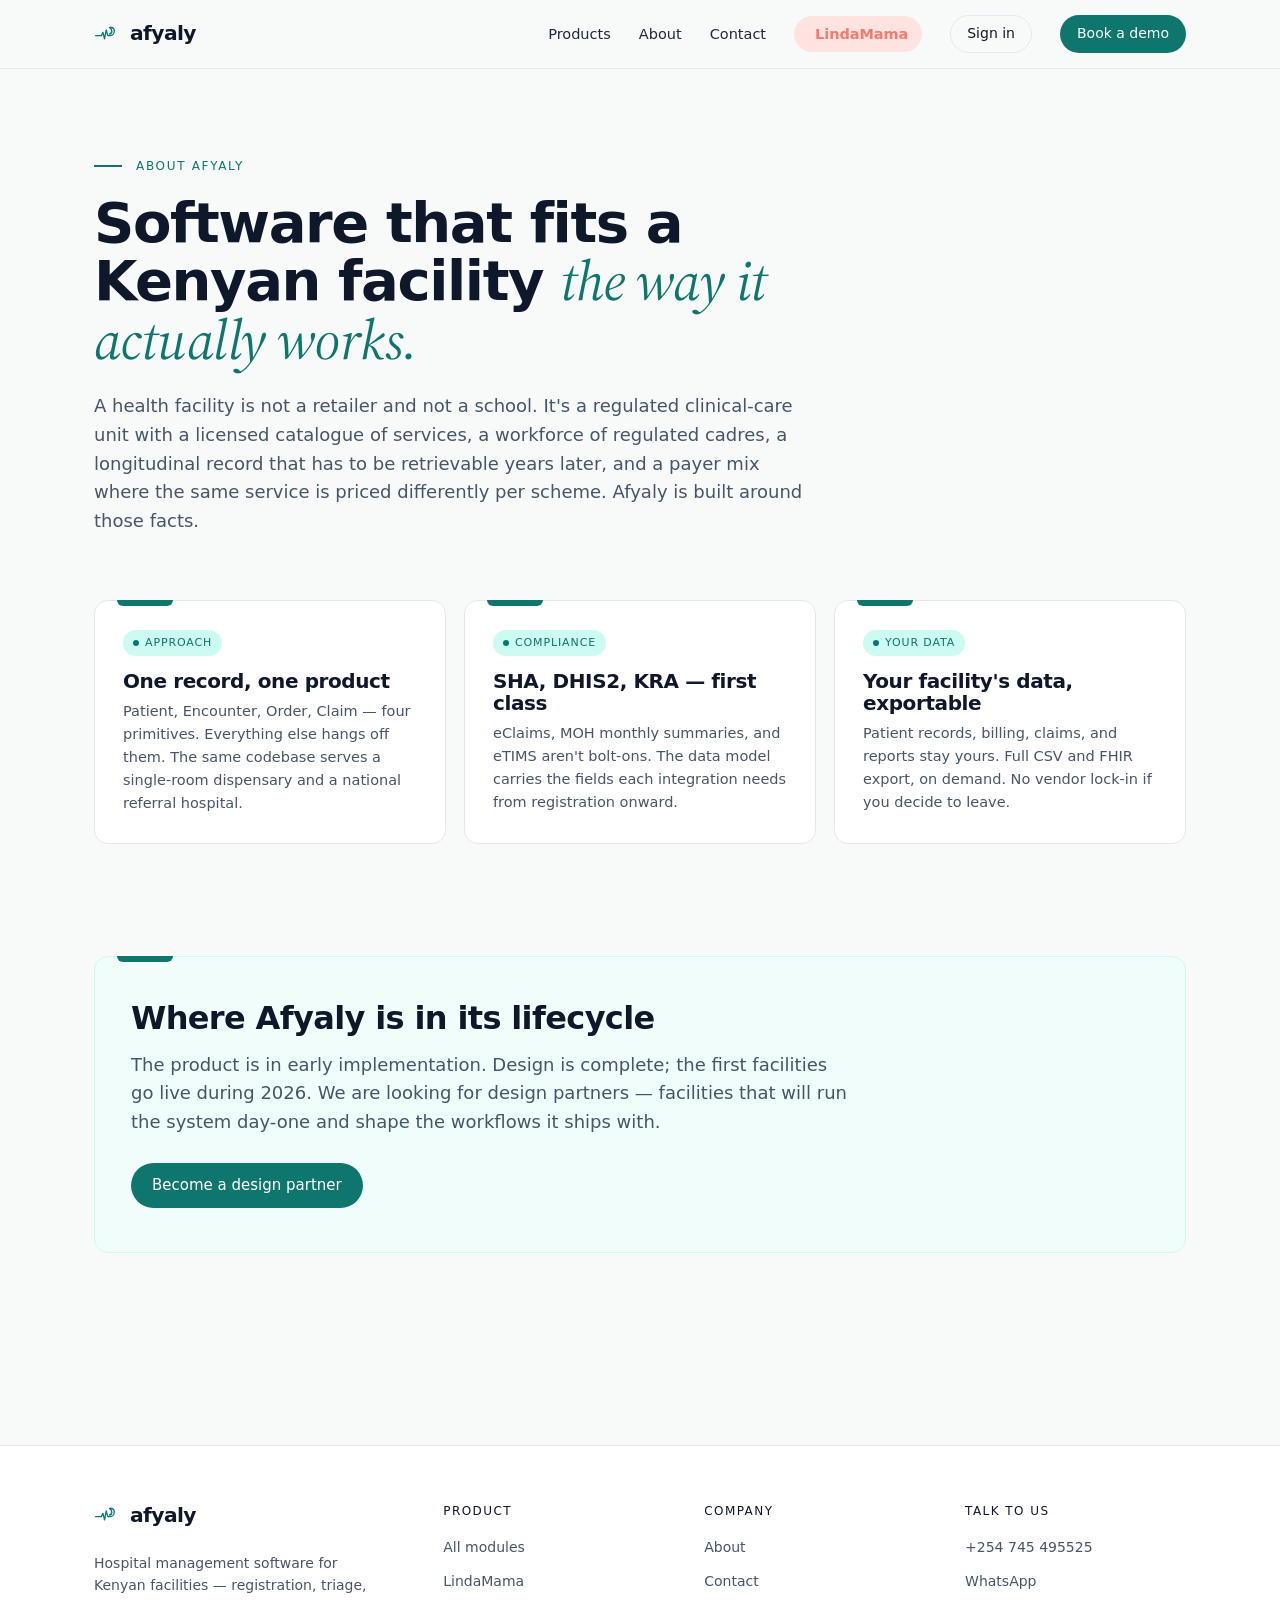
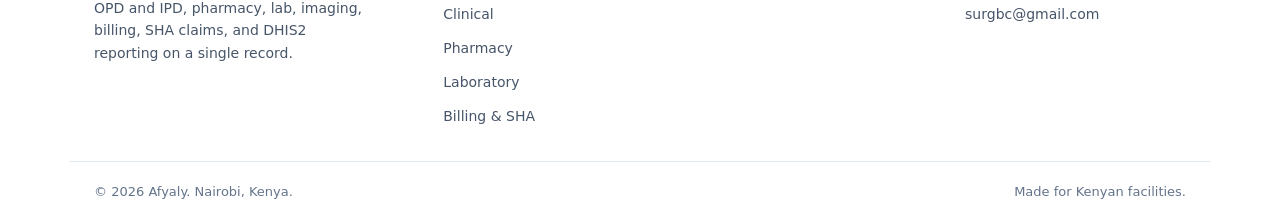
<file: about.html>
<!DOCTYPE html><!--V9jSpm2MRNGv_mnEhCwSp--><html lang="en"><head><meta charSet="utf-8"/><meta name="viewport" content="width=device-width, initial-scale=1"/><link rel="stylesheet" href="/_next/static/chunks/cc5171f6b87834f6.css" data-precedence="next"/><link rel="preload" as="script" fetchPriority="low" href="/_next/static/chunks/5bce68295c7f1f97.js"/><script src="/_next/static/chunks/391b5727e5bc11ec.js" async=""></script><script src="/_next/static/chunks/1c64b19886203277.js" async=""></script><script src="/_next/static/chunks/c44ba29902c6819e.js" async=""></script><script src="/_next/static/chunks/turbopack-5e5e5629a9695c20.js" async=""></script><script src="/_next/static/chunks/1964454f34f3a7ab.js" async=""></script><script src="/_next/static/chunks/6c33792a57a66467.js" async=""></script><script src="/_next/static/chunks/beefb697acdd731a.js" async=""></script><link rel="preload" href="https://api.fontshare.com/v2/css?f[]=general-sans@400,500,600,700&amp;display=swap" as="style"/><link rel="preload" href="https://fonts.googleapis.com/css2?family=Source+Serif+4:ital,opsz,wght@0,8..60,400;0,8..60,500;1,8..60,400&amp;family=JetBrains+Mono:wght@400;500&amp;display=swap" as="style"/><link rel="preconnect" href="https://fonts.googleapis.com"/><link rel="preconnect" href="https://fonts.gstatic.com" crossorigin=""/><meta name="theme-color" content="#0F766E"/><meta name="color-scheme" content="light"/><title>About · Afyaly</title><meta name="description" content="Afyaly is built by the Weaverbird team for Kenyan health facilities — from KEPH Level 2 dispensaries to Level 6 national referral hospitals."/><meta name="application-name" content="Afyaly"/><link rel="manifest" href="/manifest.json"/><meta name="keywords" content="hospital management software,HMS Kenya,SHA eClaim,DHIS2,KEPH,EMR Kenya,clinic software,pharmacy dispensing,lab information system"/><meta property="og:title" content="Afyaly — One system for the whole hospital."/><meta property="og:description" content="Hospital management software for Kenyan facilities — registration, triage, OPD and IPD, pharmacy, lab, imaging, billing, SHA claims, and DHIS2 reporting on a single record."/><meta property="og:url" content="https://afyaly.cseco.co.ke"/><meta property="og:site_name" content="Afyaly"/><meta property="og:locale" content="en_KE"/><meta property="og:image" content="https://afyaly.cseco.co.ke/og-image.png"/><meta property="og:image:width" content="1200"/><meta property="og:image:height" content="630"/><meta property="og:image:alt" content="Afyaly — One system for the whole hospital."/><meta property="og:type" content="website"/><meta name="twitter:card" content="summary_large_image"/><meta name="twitter:title" content="Afyaly — One system for the whole hospital."/><meta name="twitter:description" content="Hospital management software for Kenyan facilities — registration, triage, OPD and IPD, pharmacy, lab, imaging, billing, SHA claims, and DHIS2 reporting on a single record."/><meta name="twitter:image" content="https://afyaly.cseco.co.ke/og-image.png"/><link rel="icon" href="/favicon.svg" type="image/svg+xml"/><link rel="icon" href="/favicon.png" type="image/png" sizes="32x32"/><link rel="apple-touch-icon" href="/apple-touch-icon.png"/><link href="https://api.fontshare.com/v2/css?f[]=general-sans@400,500,600,700&amp;display=swap" rel="stylesheet"/><link href="https://fonts.googleapis.com/css2?family=Source+Serif+4:ital,opsz,wght@0,8..60,400;0,8..60,500;1,8..60,400&amp;family=JetBrains+Mono:wght@400;500&amp;display=swap" rel="stylesheet"/><script src="/_next/static/chunks/a6dad97d9634a72d.js" noModule=""></script></head><body><div hidden=""><!--$--><!--/$--></div><header style="position:sticky;top:0;z-index:40;background:rgba(248, 250, 249, 0.85);backdrop-filter:saturate(140%) blur(8px);border-bottom:1px solid var(--color-line)"><div class="container-x" style="display:flex;align-items:center;justify-content:space-between;height:68px"><a style="display:inline-flex;align-items:center" href="/"><span class="inline-flex items-center gap-2.5 " aria-label="Afyaly"><svg width="26" height="26" viewBox="0 0 64 64" fill="none" xmlns="http://www.w3.org/2000/svg" role="img" aria-hidden="true"><path d="M4 36 H14 L18 36 L22 28 L26 44 L30 22 L34 36 H40 C46 36 50 30 50 24 C50 18 44 14 38 16 C42 18 44 22 44 26 C44 30 41 32 38 32" stroke="#0F766E" stroke-width="3.2" stroke-linecap="round" stroke-linejoin="round" fill="none"></path><path d="M44 22 L40 30" stroke="#0F766E" stroke-width="2" stroke-linecap="round" opacity="0.55"></path></svg><span class="h-display" style="font-size:20.28px;color:var(--color-ink);letter-spacing:-0.03em;font-weight:600">afyaly</span></span></a><nav style="display:flex;align-items:center;gap:28px;font-size:14.5px"><a style="color:var(--color-ink-soft);font-weight:500" href="/products">Products</a><a style="color:var(--color-ink-soft);font-weight:500" href="/about">About</a><a style="color:var(--color-ink-soft);font-weight:500" href="/contact">Contact</a><a class="nav-lindamama" href="/maternity"><span class="nav-lindamama__dot" aria-hidden="true"></span>LindaMama</a><a href="https://app.afyaly.cseco.co.ke" class="btn btn-ghost" style="padding:7px 16px;font-size:14px">Sign in</a><a class="btn btn-primary" style="padding:7px 16px;font-size:14px" href="/contact">Book a demo</a></nav></div></header><main><section style="padding:88px 0 32px"><div class="container-x"><div class="section-anchor" style="margin-bottom:18px">About Afyaly</div><h1 class="h-display" style="font-size:clamp(36px, 5vw, 56px);max-width:820px">Software that fits a Kenyan facility<!-- --> <span class="h-serif" style="color:var(--color-primary)">the way it actually works.</span></h1><p class="lede" style="margin-top:22px;max-width:720px">A health facility is not a retailer and not a school. It&#x27;s a regulated clinical-care unit with a licensed catalogue of services, a workforce of regulated cadres, a longitudinal record that has to be retrievable years later, and a payer mix where the same service is priced differently per scheme. Afyaly is built around those facts.</p></div></section><section style="padding:32px 0 64px"><div class="container-x" style="display:grid;grid-template-columns:repeat(auto-fit, minmax(260px, 1fr));gap:18px"><div class="pc-card"><span class="pc-tag" style="margin-bottom:14px">Approach</span><h3 class="h-section" style="font-size:20px;margin-bottom:8px">One record, one product</h3><p style="color:var(--color-muted);font-size:14.5px;line-height:1.6">Patient, Encounter, Order, Claim — four primitives. Everything else hangs off them. The same codebase serves a single-room dispensary and a national referral hospital.</p></div><div class="pc-card"><span class="pc-tag" style="margin-bottom:14px">Compliance</span><h3 class="h-section" style="font-size:20px;margin-bottom:8px">SHA, DHIS2, KRA — first class</h3><p style="color:var(--color-muted);font-size:14.5px;line-height:1.6">eClaims, MOH monthly summaries, and eTIMS aren&#x27;t bolt-ons. The data model carries the fields each integration needs from registration onward.</p></div><div class="pc-card"><span class="pc-tag" style="margin-bottom:14px">Your data</span><h3 class="h-section" style="font-size:20px;margin-bottom:8px">Your facility&#x27;s data, exportable</h3><p style="color:var(--color-muted);font-size:14.5px;line-height:1.6">Patient records, billing, claims, and reports stay yours. Full CSV and FHIR export, on demand. No vendor lock-in if you decide to leave.</p></div></div></section><section style="padding:48px 0 96px"><div class="container-x"><div class="pc-card pc-card-soft" style="padding:44px 36px"><h2 class="h-section" style="font-size:clamp(24px, 3vw, 32px);max-width:720px">Where Afyaly is in its lifecycle</h2><p class="lede" style="margin-top:14px;max-width:720px">The product is in early implementation. Design is complete; the first facilities go live during 2026. We are looking for design partners — facilities that will run the system day-one and shape the workflows it ships with.</p><div style="margin-top:26px"><a class="btn btn-primary" href="/contact">Become a design partner</a></div></div></div></section><!--$--><!--/$--></main><footer style="background:#fff;border-top:1px solid var(--color-line);margin-top:96px"><div class="container-x" style="padding:56px 24px 32px;display:grid;grid-template-columns:1.4fr 1fr 1fr 1fr;gap:40px"><div><span class="inline-flex items-center gap-2.5 " aria-label="Afyaly"><svg width="26" height="26" viewBox="0 0 64 64" fill="none" xmlns="http://www.w3.org/2000/svg" role="img" aria-hidden="true"><path d="M4 36 H14 L18 36 L22 28 L26 44 L30 22 L34 36 H40 C46 36 50 30 50 24 C50 18 44 14 38 16 C42 18 44 22 44 26 C44 30 41 32 38 32" stroke="#0F766E" stroke-width="3.2" stroke-linecap="round" stroke-linejoin="round" fill="none"></path><path d="M44 22 L40 30" stroke="#0F766E" stroke-width="2" stroke-linecap="round" opacity="0.55"></path></svg><span class="h-display" style="font-size:20.28px;color:var(--color-ink);letter-spacing:-0.03em;font-weight:600">afyaly</span></span><p style="margin-top:16px;font-size:14px;line-height:1.6;color:var(--color-muted);max-width:280px">Hospital management software for Kenyan facilities — registration, triage, OPD and IPD, pharmacy, lab, imaging, billing, SHA claims, and DHIS2 reporting on a single record.</p></div><div><div style="font-size:12px;font-weight:500;letter-spacing:0.12em;text-transform:uppercase;color:var(--color-ink);margin-bottom:14px">Product</div><ul style="display:flex;flex-direction:column;gap:9px"><li><a style="color:var(--color-muted);font-size:14px" href="/products">All modules</a></li><li><a style="color:var(--color-muted);font-size:14px" href="/maternity">LindaMama</a></li><li><a style="color:var(--color-muted);font-size:14px" href="/products#clinical">Clinical</a></li><li><a style="color:var(--color-muted);font-size:14px" href="/products#pharmacy">Pharmacy</a></li><li><a style="color:var(--color-muted);font-size:14px" href="/products#lab">Laboratory</a></li><li><a style="color:var(--color-muted);font-size:14px" href="/products#billing">Billing &amp; SHA</a></li></ul></div><div><div style="font-size:12px;font-weight:500;letter-spacing:0.12em;text-transform:uppercase;color:var(--color-ink);margin-bottom:14px">Company</div><ul style="display:flex;flex-direction:column;gap:9px"><li><a style="color:var(--color-muted);font-size:14px" href="/about">About</a></li><li><a style="color:var(--color-muted);font-size:14px" href="/contact">Contact</a></li></ul></div><div><div style="font-size:12px;font-weight:500;letter-spacing:0.12em;text-transform:uppercase;color:var(--color-ink);margin-bottom:14px">Talk to us</div><ul style="display:flex;flex-direction:column;gap:9px"><li><a href="tel:+254745495525" style="color:var(--color-muted);font-size:14px">+254 745 495525</a></li><li><a href="https://wa.me/254745495525" style="color:var(--color-muted);font-size:14px">WhatsApp</a></li><li><a href="mailto:surgbc@gmail.com" style="color:var(--color-muted);font-size:14px">surgbc@gmail.com</a></li></ul></div></div><div class="container-x" style="padding:20px 24px;border-top:1px solid var(--color-line);display:flex;justify-content:space-between;align-items:center;font-size:13px;color:var(--color-muted-2)"><span>© <!-- -->2026<!-- --> <!-- -->Afyaly<!-- -->. <!-- -->Nairobi, Kenya<!-- -->.</span><span>Made for Kenyan facilities.</span></div></footer><script src="/_next/static/chunks/5bce68295c7f1f97.js" id="_R_" async=""></script><script>(self.__next_f=self.__next_f||[]).push([0])</script><script>self.__next_f.push([1,"1:\"$Sreact.fragment\"\n2:I[74426,[\"/_next/static/chunks/1964454f34f3a7ab.js\"],\"\"]\n3:I[92322,[\"/_next/static/chunks/6c33792a57a66467.js\",\"/_next/static/chunks/beefb697acdd731a.js\"],\"default\"]\n4:I[81409,[\"/_next/static/chunks/6c33792a57a66467.js\",\"/_next/static/chunks/beefb697acdd731a.js\"],\"default\"]\na:I[60374,[\"/_next/static/chunks/6c33792a57a66467.js\",\"/_next/static/chunks/beefb697acdd731a.js\"],\"default\"]\n:HL[\"/_next/static/chunks/cc5171f6b87834f6.css\",\"style\"]\n:HL[\"https://api.fontshare.com/v2/css?f[]=general-sans@400,500,600,700\u0026display=swap\",\"style\"]\n:HL[\"https://fonts.googleapis.com/css2?family=Source+Serif+4:ital,opsz,wght@0,8..60,400;0,8..60,500;1,8..60,400\u0026family=JetBrains+Mono:wght@400;500\u0026display=swap\",\"style\"]\n"])</script><script>self.__next_f.push([1,"0:{\"P\":null,\"b\":\"V9jSpm2MRNGv_mnEhCwSp\",\"c\":[\"\",\"about\"],\"q\":\"\",\"i\":false,\"f\":[[[\"\",{\"children\":[\"about\",{\"children\":[\"__PAGE__\",{}]}]},\"$undefined\",\"$undefined\",true],[[\"$\",\"$1\",\"c\",{\"children\":[[[\"$\",\"link\",\"0\",{\"rel\":\"stylesheet\",\"href\":\"/_next/static/chunks/cc5171f6b87834f6.css\",\"precedence\":\"next\",\"crossOrigin\":\"$undefined\",\"nonce\":\"$undefined\"}],[\"$\",\"script\",\"script-0\",{\"src\":\"/_next/static/chunks/1964454f34f3a7ab.js\",\"async\":true,\"nonce\":\"$undefined\"}]],[\"$\",\"html\",null,{\"lang\":\"en\",\"children\":[[\"$\",\"head\",null,{\"children\":[[\"$\",\"link\",null,{\"rel\":\"preconnect\",\"href\":\"https://fonts.googleapis.com\"}],[\"$\",\"link\",null,{\"rel\":\"preconnect\",\"href\":\"https://fonts.gstatic.com\",\"crossOrigin\":\"\"}],[\"$\",\"link\",null,{\"href\":\"https://api.fontshare.com/v2/css?f[]=general-sans@400,500,600,700\u0026display=swap\",\"rel\":\"stylesheet\"}],[\"$\",\"link\",null,{\"href\":\"https://fonts.googleapis.com/css2?family=Source+Serif+4:ital,opsz,wght@0,8..60,400;0,8..60,500;1,8..60,400\u0026family=JetBrains+Mono:wght@400;500\u0026display=swap\",\"rel\":\"stylesheet\"}]]}],[\"$\",\"body\",null,{\"children\":[[\"$\",\"header\",null,{\"style\":{\"position\":\"sticky\",\"top\":0,\"zIndex\":40,\"background\":\"rgba(248, 250, 249, 0.85)\",\"backdropFilter\":\"saturate(140%) blur(8px)\",\"borderBottom\":\"1px solid var(--color-line)\"},\"children\":[\"$\",\"div\",null,{\"className\":\"container-x\",\"style\":{\"display\":\"flex\",\"alignItems\":\"center\",\"justifyContent\":\"space-between\",\"height\":68},\"children\":[[\"$\",\"$L2\",null,{\"href\":\"/\",\"style\":{\"display\":\"inline-flex\",\"alignItems\":\"center\"},\"children\":[\"$\",\"span\",null,{\"className\":\"inline-flex items-center gap-2.5 \",\"aria-label\":\"Afyaly\",\"children\":[[\"$\",\"svg\",null,{\"width\":26,\"height\":26,\"viewBox\":\"0 0 64 64\",\"fill\":\"none\",\"xmlns\":\"http://www.w3.org/2000/svg\",\"role\":\"img\",\"aria-hidden\":\"true\",\"children\":[[\"$\",\"path\",null,{\"d\":\"M4 36 H14 L18 36 L22 28 L26 44 L30 22 L34 36 H40 C46 36 50 30 50 24 C50 18 44 14 38 16 C42 18 44 22 44 26 C44 30 41 32 38 32\",\"stroke\":\"#0F766E\",\"strokeWidth\":\"3.2\",\"strokeLinecap\":\"round\",\"strokeLinejoin\":\"round\",\"fill\":\"none\"}],[\"$\",\"path\",null,{\"d\":\"M44 22 L40 30\",\"stroke\":\"#0F766E\",\"strokeWidth\":\"2\",\"strokeLinecap\":\"round\",\"opacity\":\"0.55\"}]]}],[\"$\",\"span\",null,{\"className\":\"h-display\",\"style\":{\"fontSize\":20.28,\"color\":\"var(--color-ink)\",\"letterSpacing\":\"-0.03em\",\"fontWeight\":600},\"children\":\"afyaly\"}]]}]}],[\"$\",\"nav\",null,{\"style\":{\"display\":\"flex\",\"alignItems\":\"center\",\"gap\":28,\"fontSize\":14.5},\"children\":[[[\"$\",\"$L2\",\"/products\",{\"href\":\"/products\",\"style\":{\"color\":\"var(--color-ink-soft)\",\"fontWeight\":500},\"children\":\"Products\"}],[\"$\",\"$L2\",\"/about\",{\"href\":\"/about\",\"style\":{\"color\":\"var(--color-ink-soft)\",\"fontWeight\":500},\"children\":\"About\"}],[\"$\",\"$L2\",\"/contact\",{\"href\":\"/contact\",\"style\":{\"color\":\"var(--color-ink-soft)\",\"fontWeight\":500},\"children\":\"Contact\"}]],[\"$\",\"$L2\",null,{\"href\":\"/maternity\",\"className\":\"nav-lindamama\",\"children\":[[\"$\",\"span\",null,{\"className\":\"nav-lindamama__dot\",\"aria-hidden\":\"true\"}],\"LindaMama\"]}],[\"$\",\"a\",null,{\"href\":\"https://app.afyaly.cseco.co.ke\",\"className\":\"btn btn-ghost\",\"style\":{\"padding\":\"7px 16px\",\"fontSize\":14},\"children\":\"Sign in\"}],[\"$\",\"$L2\",null,{\"href\":\"/contact\",\"className\":\"btn btn-primary\",\"style\":{\"padding\":\"7px 16px\",\"fontSize\":14},\"children\":\"Book a demo\"}]]}]]}]}],[\"$\",\"main\",null,{\"children\":[\"$\",\"$L3\",null,{\"parallelRouterKey\":\"children\",\"error\":\"$undefined\",\"errorStyles\":\"$undefined\",\"errorScripts\":\"$undefined\",\"template\":[\"$\",\"$L4\",null,{}],\"templateStyles\":\"$undefined\",\"templateScripts\":\"$undefined\",\"notFound\":[[[\"$\",\"title\",null,{\"children\":\"404: This page could not be found.\"}],[\"$\",\"div\",null,{\"style\":{\"fontFamily\":\"system-ui,\\\"Segoe UI\\\",Roboto,Helvetica,Arial,sans-serif,\\\"Apple Color Emoji\\\",\\\"Segoe UI Emoji\\\"\",\"height\":\"100vh\",\"textAlign\":\"center\",\"display\":\"flex\",\"flexDirection\":\"column\",\"alignItems\":\"center\",\"justifyContent\":\"center\"},\"children\":[\"$\",\"div\",null,{\"children\":[[\"$\",\"style\",null,{\"dangerouslySetInnerHTML\":{\"__html\":\"body{color:#000;background:#fff;margin:0}.next-error-h1{border-right:1px solid rgba(0,0,0,.3)}@media (prefers-color-scheme:dark){body{color:#fff;background:#000}.next-error-h1{border-right:1px solid rgba(255,255,255,.3)}}\"}}],[\"$\",\"h1\",null,{\"className\":\"next-error-h1\",\"style\":{\"display\":\"inline-block\",\"margin\":\"0 20px 0 0\",\"padding\":\"0 23px 0 0\",\"fontSize\":24,\"fontWeight\":500,\"verticalAlign\":\"top\",\"lineHeight\":\"49px\"},\"children\":404}],[\"$\",\"div\",null,{\"style\":{\"display\":\"inline-block\"},\"children\":[\"$\",\"h2\",null,{\"style\":{\"fontSize\":14,\"fontWeight\":400,\"lineHeight\":\"49px\",\"margin\":0},\"children\":\"This page could not be found.\"}]}]]}]}]],[]],\"forbidden\":\"$undefined\",\"unauthorized\":\"$undefined\"}]}],[\"$\",\"footer\",null,{\"style\":{\"background\":\"#fff\",\"borderTop\":\"1px solid var(--color-line)\",\"marginTop\":96},\"children\":[\"$L5\",\"$L6\"]}]]}]]}]]}],{\"children\":[\"$L7\",{\"children\":[\"$L8\",{},null,false,false]},null,false,false]},null,false,false],\"$L9\",false]],\"m\":\"$undefined\",\"G\":[\"$a\",[]],\"S\":true}\n"])</script><script>self.__next_f.push([1,"b:I[19091,[\"/_next/static/chunks/6c33792a57a66467.js\",\"/_next/static/chunks/beefb697acdd731a.js\"],\"OutletBoundary\"]\nc:\"$Sreact.suspense\"\ne:I[19091,[\"/_next/static/chunks/6c33792a57a66467.js\",\"/_next/static/chunks/beefb697acdd731a.js\"],\"ViewportBoundary\"]\n10:I[19091,[\"/_next/static/chunks/6c33792a57a66467.js\",\"/_next/static/chunks/beefb697acdd731a.js\"],\"MetadataBoundary\"]\n"])</script><script>self.__next_f.push([1,"5:[\"$\",\"div\",null,{\"className\":\"container-x\",\"style\":{\"padding\":\"56px 24px 32px\",\"display\":\"grid\",\"gridTemplateColumns\":\"1.4fr 1fr 1fr 1fr\",\"gap\":40},\"children\":[[\"$\",\"div\",null,{\"children\":[[\"$\",\"span\",null,{\"className\":\"inline-flex items-center gap-2.5 \",\"aria-label\":\"Afyaly\",\"children\":[[\"$\",\"svg\",null,{\"width\":26,\"height\":26,\"viewBox\":\"0 0 64 64\",\"fill\":\"none\",\"xmlns\":\"http://www.w3.org/2000/svg\",\"role\":\"img\",\"aria-hidden\":\"true\",\"children\":[[\"$\",\"path\",null,{\"d\":\"M4 36 H14 L18 36 L22 28 L26 44 L30 22 L34 36 H40 C46 36 50 30 50 24 C50 18 44 14 38 16 C42 18 44 22 44 26 C44 30 41 32 38 32\",\"stroke\":\"#0F766E\",\"strokeWidth\":\"3.2\",\"strokeLinecap\":\"round\",\"strokeLinejoin\":\"round\",\"fill\":\"none\"}],[\"$\",\"path\",null,{\"d\":\"M44 22 L40 30\",\"stroke\":\"#0F766E\",\"strokeWidth\":\"2\",\"strokeLinecap\":\"round\",\"opacity\":\"0.55\"}]]}],[\"$\",\"span\",null,{\"className\":\"h-display\",\"style\":{\"fontSize\":20.28,\"color\":\"var(--color-ink)\",\"letterSpacing\":\"-0.03em\",\"fontWeight\":600},\"children\":\"afyaly\"}]]}],[\"$\",\"p\",null,{\"style\":{\"marginTop\":16,\"fontSize\":14,\"lineHeight\":1.6,\"color\":\"var(--color-muted)\",\"maxWidth\":280},\"children\":\"Hospital management software for Kenyan facilities — registration, triage, OPD and IPD, pharmacy, lab, imaging, billing, SHA claims, and DHIS2 reporting on a single record.\"}]]}],[\"$\",\"div\",null,{\"children\":[[\"$\",\"div\",null,{\"style\":{\"fontSize\":12,\"fontWeight\":500,\"letterSpacing\":\"0.12em\",\"textTransform\":\"uppercase\",\"color\":\"var(--color-ink)\",\"marginBottom\":14},\"children\":\"Product\"}],[\"$\",\"ul\",null,{\"style\":{\"display\":\"flex\",\"flexDirection\":\"column\",\"gap\":9},\"children\":[[\"$\",\"li\",\"/productsAll modules\",{\"children\":[\"$\",\"$L2\",null,{\"href\":\"/products\",\"style\":{\"color\":\"var(--color-muted)\",\"fontSize\":14},\"children\":\"All modules\"}]}],[\"$\",\"li\",\"/maternityLindaMama\",{\"children\":[\"$\",\"$L2\",null,{\"href\":\"/maternity\",\"style\":{\"color\":\"var(--color-muted)\",\"fontSize\":14},\"children\":\"LindaMama\"}]}],[\"$\",\"li\",\"/products#clinicalClinical\",{\"children\":[\"$\",\"$L2\",null,{\"href\":\"/products#clinical\",\"style\":{\"color\":\"var(--color-muted)\",\"fontSize\":14},\"children\":\"Clinical\"}]}],[\"$\",\"li\",\"/products#pharmacyPharmacy\",{\"children\":[\"$\",\"$L2\",null,{\"href\":\"/products#pharmacy\",\"style\":{\"color\":\"var(--color-muted)\",\"fontSize\":14},\"children\":\"Pharmacy\"}]}],[\"$\",\"li\",\"/products#labLaboratory\",{\"children\":[\"$\",\"$L2\",null,{\"href\":\"/products#lab\",\"style\":{\"color\":\"var(--color-muted)\",\"fontSize\":14},\"children\":\"Laboratory\"}]}],[\"$\",\"li\",\"/products#billingBilling \u0026 SHA\",{\"children\":[\"$\",\"$L2\",null,{\"href\":\"/products#billing\",\"style\":{\"color\":\"var(--color-muted)\",\"fontSize\":14},\"children\":\"Billing \u0026 SHA\"}]}]]}]]}],[\"$\",\"div\",null,{\"children\":[[\"$\",\"div\",null,{\"style\":{\"fontSize\":12,\"fontWeight\":500,\"letterSpacing\":\"0.12em\",\"textTransform\":\"uppercase\",\"color\":\"var(--color-ink)\",\"marginBottom\":14},\"children\":\"Company\"}],[\"$\",\"ul\",null,{\"style\":{\"display\":\"flex\",\"flexDirection\":\"column\",\"gap\":9},\"children\":[[\"$\",\"li\",\"/aboutAbout\",{\"children\":[\"$\",\"$L2\",null,{\"href\":\"/about\",\"style\":{\"color\":\"var(--color-muted)\",\"fontSize\":14},\"children\":\"About\"}]}],[\"$\",\"li\",\"/contactContact\",{\"children\":[\"$\",\"$L2\",null,{\"href\":\"/contact\",\"style\":{\"color\":\"var(--color-muted)\",\"fontSize\":14},\"children\":\"Contact\"}]}]]}]]}],[\"$\",\"div\",null,{\"children\":[[\"$\",\"div\",null,{\"style\":{\"fontSize\":12,\"fontWeight\":500,\"letterSpacing\":\"0.12em\",\"textTransform\":\"uppercase\",\"color\":\"var(--color-ink)\",\"marginBottom\":14},\"children\":\"Talk to us\"}],[\"$\",\"ul\",null,{\"style\":{\"display\":\"flex\",\"flexDirection\":\"column\",\"gap\":9},\"children\":[[\"$\",\"li\",\"tel:+254745495525+254 745 495525\",{\"children\":[\"$\",\"a\",null,{\"href\":\"tel:+254745495525\",\"style\":{\"color\":\"var(--color-muted)\",\"fontSize\":14},\"children\":\"+254 745 495525\"}]}],[\"$\",\"li\",\"https://wa.me/254745495525WhatsApp\",{\"children\":[\"$\",\"a\",null,{\"href\":\"https://wa.me/254745495525\",\"style\":{\"color\":\"var(--color-muted)\",\"fontSize\":14},\"children\":\"WhatsApp\"}]}],[\"$\",\"li\",\"mailto:surgbc@gmail.comsurgbc@gmail.com\",{\"children\":[\"$\",\"a\",null,{\"href\":\"mailto:surgbc@gmail.com\",\"style\":{\"color\":\"var(--color-muted)\",\"fontSize\":14},\"children\":\"surgbc@gmail.com\"}]}]]}]]}]]}]\n"])</script><script>self.__next_f.push([1,"6:[\"$\",\"div\",null,{\"className\":\"container-x\",\"style\":{\"padding\":\"20px 24px\",\"borderTop\":\"1px solid var(--color-line)\",\"display\":\"flex\",\"justifyContent\":\"space-between\",\"alignItems\":\"center\",\"fontSize\":13,\"color\":\"var(--color-muted-2)\"},\"children\":[[\"$\",\"span\",null,{\"children\":[\"© \",2026,\" \",\"Afyaly\",\". \",\"Nairobi, Kenya\",\".\"]}],[\"$\",\"span\",null,{\"children\":\"Made for Kenyan facilities.\"}]]}]\n7:[\"$\",\"$1\",\"c\",{\"children\":[null,[\"$\",\"$L3\",null,{\"parallelRouterKey\":\"children\",\"error\":\"$undefined\",\"errorStyles\":\"$undefined\",\"errorScripts\":\"$undefined\",\"template\":[\"$\",\"$L4\",null,{}],\"templateStyles\":\"$undefined\",\"templateScripts\":\"$undefined\",\"notFound\":\"$undefined\",\"forbidden\":\"$undefined\",\"unauthorized\":\"$undefined\"}]]}]\n"])</script><script>self.__next_f.push([1,"8:[\"$\",\"$1\",\"c\",{\"children\":[[[\"$\",\"section\",null,{\"style\":{\"padding\":\"88px 0 32px\"},\"children\":[\"$\",\"div\",null,{\"className\":\"container-x\",\"children\":[[\"$\",\"div\",null,{\"className\":\"section-anchor\",\"style\":{\"marginBottom\":18},\"children\":\"About Afyaly\"}],[\"$\",\"h1\",null,{\"className\":\"h-display\",\"style\":{\"fontSize\":\"clamp(36px, 5vw, 56px)\",\"maxWidth\":820},\"children\":[\"Software that fits a Kenyan facility\",\" \",[\"$\",\"span\",null,{\"className\":\"h-serif\",\"style\":{\"color\":\"var(--color-primary)\"},\"children\":\"the way it actually works.\"}]]}],[\"$\",\"p\",null,{\"className\":\"lede\",\"style\":{\"marginTop\":22,\"maxWidth\":720},\"children\":\"A health facility is not a retailer and not a school. It's a regulated clinical-care unit with a licensed catalogue of services, a workforce of regulated cadres, a longitudinal record that has to be retrievable years later, and a payer mix where the same service is priced differently per scheme. Afyaly is built around those facts.\"}]]}]}],[\"$\",\"section\",null,{\"style\":{\"padding\":\"32px 0 64px\"},\"children\":[\"$\",\"div\",null,{\"className\":\"container-x\",\"style\":{\"display\":\"grid\",\"gridTemplateColumns\":\"repeat(auto-fit, minmax(260px, 1fr))\",\"gap\":18},\"children\":[[\"$\",\"div\",null,{\"className\":\"pc-card\",\"children\":[[\"$\",\"span\",null,{\"className\":\"pc-tag\",\"style\":{\"marginBottom\":14},\"children\":\"Approach\"}],[\"$\",\"h3\",null,{\"className\":\"h-section\",\"style\":{\"fontSize\":20,\"marginBottom\":8},\"children\":\"One record, one product\"}],[\"$\",\"p\",null,{\"style\":{\"color\":\"var(--color-muted)\",\"fontSize\":14.5,\"lineHeight\":1.6},\"children\":\"Patient, Encounter, Order, Claim — four primitives. Everything else hangs off them. The same codebase serves a single-room dispensary and a national referral hospital.\"}]]}],[\"$\",\"div\",null,{\"className\":\"pc-card\",\"children\":[[\"$\",\"span\",null,{\"className\":\"pc-tag\",\"style\":{\"marginBottom\":14},\"children\":\"Compliance\"}],[\"$\",\"h3\",null,{\"className\":\"h-section\",\"style\":{\"fontSize\":20,\"marginBottom\":8},\"children\":\"SHA, DHIS2, KRA — first class\"}],[\"$\",\"p\",null,{\"style\":{\"color\":\"var(--color-muted)\",\"fontSize\":14.5,\"lineHeight\":1.6},\"children\":\"eClaims, MOH monthly summaries, and eTIMS aren't bolt-ons. The data model carries the fields each integration needs from registration onward.\"}]]}],[\"$\",\"div\",null,{\"className\":\"pc-card\",\"children\":[[\"$\",\"span\",null,{\"className\":\"pc-tag\",\"style\":{\"marginBottom\":14},\"children\":\"Your data\"}],[\"$\",\"h3\",null,{\"className\":\"h-section\",\"style\":{\"fontSize\":20,\"marginBottom\":8},\"children\":\"Your facility's data, exportable\"}],[\"$\",\"p\",null,{\"style\":{\"color\":\"var(--color-muted)\",\"fontSize\":14.5,\"lineHeight\":1.6},\"children\":\"Patient records, billing, claims, and reports stay yours. Full CSV and FHIR export, on demand. No vendor lock-in if you decide to leave.\"}]]}]]}]}],[\"$\",\"section\",null,{\"style\":{\"padding\":\"48px 0 96px\"},\"children\":[\"$\",\"div\",null,{\"className\":\"container-x\",\"children\":[\"$\",\"div\",null,{\"className\":\"pc-card pc-card-soft\",\"style\":{\"padding\":\"44px 36px\"},\"children\":[[\"$\",\"h2\",null,{\"className\":\"h-section\",\"style\":{\"fontSize\":\"clamp(24px, 3vw, 32px)\",\"maxWidth\":720},\"children\":\"Where Afyaly is in its lifecycle\"}],[\"$\",\"p\",null,{\"className\":\"lede\",\"style\":{\"marginTop\":14,\"maxWidth\":720},\"children\":\"The product is in early implementation. Design is complete; the first facilities go live during 2026. We are looking for design partners — facilities that will run the system day-one and shape the workflows it ships with.\"}],[\"$\",\"div\",null,{\"style\":{\"marginTop\":26},\"children\":[\"$\",\"$L2\",null,{\"href\":\"/contact\",\"className\":\"btn btn-primary\",\"children\":\"Become a design partner\"}]}]]}]}]}]],null,[\"$\",\"$Lb\",null,{\"children\":[\"$\",\"$c\",null,{\"name\":\"Next.MetadataOutlet\",\"children\":\"$@d\"}]}]]}]\n"])</script><script>self.__next_f.push([1,"9:[\"$\",\"$1\",\"h\",{\"children\":[null,[\"$\",\"$Le\",null,{\"children\":\"$@f\"}],[\"$\",\"div\",null,{\"hidden\":true,\"children\":[\"$\",\"$L10\",null,{\"children\":[\"$\",\"$c\",null,{\"name\":\"Next.Metadata\",\"children\":\"$@11\"}]}]}],null]}]\n"])</script><script>self.__next_f.push([1,"f:[[\"$\",\"meta\",\"0\",{\"charSet\":\"utf-8\"}],[\"$\",\"meta\",\"1\",{\"name\":\"viewport\",\"content\":\"width=device-width, initial-scale=1\"}],[\"$\",\"meta\",\"2\",{\"name\":\"theme-color\",\"content\":\"#0F766E\"}],[\"$\",\"meta\",\"3\",{\"name\":\"color-scheme\",\"content\":\"light\"}]]\n"])</script><script>self.__next_f.push([1,"12:I[51042,[\"/_next/static/chunks/6c33792a57a66467.js\",\"/_next/static/chunks/beefb697acdd731a.js\"],\"IconMark\"]\n"])</script><script>self.__next_f.push([1,"11:[[\"$\",\"title\",\"0\",{\"children\":\"About · Afyaly\"}],[\"$\",\"meta\",\"1\",{\"name\":\"description\",\"content\":\"Afyaly is built by the Weaverbird team for Kenyan health facilities — from KEPH Level 2 dispensaries to Level 6 national referral hospitals.\"}],[\"$\",\"meta\",\"2\",{\"name\":\"application-name\",\"content\":\"Afyaly\"}],[\"$\",\"link\",\"3\",{\"rel\":\"manifest\",\"href\":\"/manifest.json\",\"crossOrigin\":\"$undefined\"}],[\"$\",\"meta\",\"4\",{\"name\":\"keywords\",\"content\":\"hospital management software,HMS Kenya,SHA eClaim,DHIS2,KEPH,EMR Kenya,clinic software,pharmacy dispensing,lab information system\"}],[\"$\",\"meta\",\"5\",{\"property\":\"og:title\",\"content\":\"Afyaly — One system for the whole hospital.\"}],[\"$\",\"meta\",\"6\",{\"property\":\"og:description\",\"content\":\"Hospital management software for Kenyan facilities — registration, triage, OPD and IPD, pharmacy, lab, imaging, billing, SHA claims, and DHIS2 reporting on a single record.\"}],[\"$\",\"meta\",\"7\",{\"property\":\"og:url\",\"content\":\"https://afyaly.cseco.co.ke\"}],[\"$\",\"meta\",\"8\",{\"property\":\"og:site_name\",\"content\":\"Afyaly\"}],[\"$\",\"meta\",\"9\",{\"property\":\"og:locale\",\"content\":\"en_KE\"}],[\"$\",\"meta\",\"10\",{\"property\":\"og:image\",\"content\":\"https://afyaly.cseco.co.ke/og-image.png\"}],[\"$\",\"meta\",\"11\",{\"property\":\"og:image:width\",\"content\":\"1200\"}],[\"$\",\"meta\",\"12\",{\"property\":\"og:image:height\",\"content\":\"630\"}],[\"$\",\"meta\",\"13\",{\"property\":\"og:image:alt\",\"content\":\"Afyaly — One system for the whole hospital.\"}],[\"$\",\"meta\",\"14\",{\"property\":\"og:type\",\"content\":\"website\"}],[\"$\",\"meta\",\"15\",{\"name\":\"twitter:card\",\"content\":\"summary_large_image\"}],[\"$\",\"meta\",\"16\",{\"name\":\"twitter:title\",\"content\":\"Afyaly — One system for the whole hospital.\"}],[\"$\",\"meta\",\"17\",{\"name\":\"twitter:description\",\"content\":\"Hospital management software for Kenyan facilities — registration, triage, OPD and IPD, pharmacy, lab, imaging, billing, SHA claims, and DHIS2 reporting on a single record.\"}],[\"$\",\"meta\",\"18\",{\"name\":\"twitter:image\",\"content\":\"https://afyaly.cseco.co.ke/og-image.png\"}],[\"$\",\"link\",\"19\",{\"rel\":\"icon\",\"href\":\"/favicon.svg\",\"type\":\"image/svg+xml\"}],[\"$\",\"link\",\"20\",{\"rel\":\"icon\",\"href\":\"/favicon.png\",\"type\":\"image/png\",\"sizes\":\"32x32\"}],[\"$\",\"link\",\"21\",{\"rel\":\"apple-touch-icon\",\"href\":\"/apple-touch-icon.png\"}],[\"$\",\"$L12\",\"22\",{}]]\n"])</script><script>self.__next_f.push([1,"d:null\n"])</script></body></html>
</file>
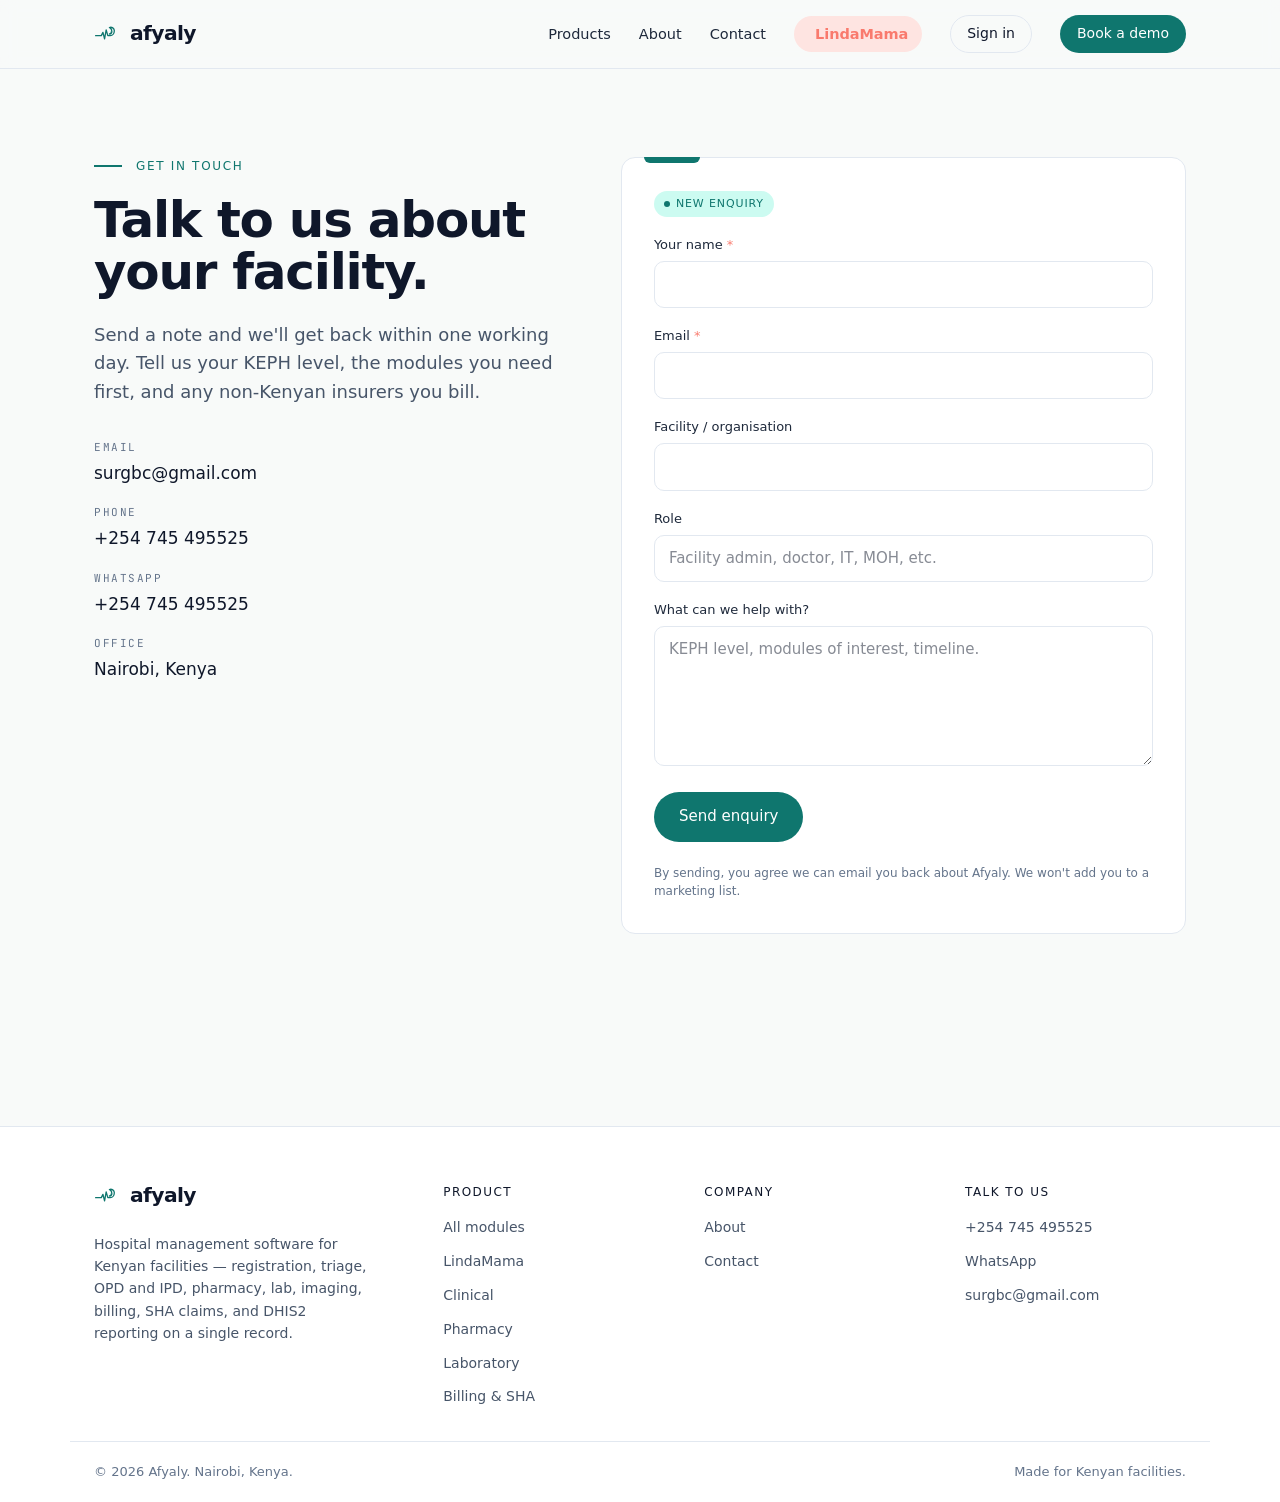
<file: contact.html>
<!DOCTYPE html><!--V9jSpm2MRNGv_mnEhCwSp--><html lang="en"><head><meta charSet="utf-8"/><meta name="viewport" content="width=device-width, initial-scale=1"/><link rel="stylesheet" href="/_next/static/chunks/cc5171f6b87834f6.css" data-precedence="next"/><link rel="preload" as="script" fetchPriority="low" href="/_next/static/chunks/5bce68295c7f1f97.js"/><script src="/_next/static/chunks/391b5727e5bc11ec.js" async=""></script><script src="/_next/static/chunks/1c64b19886203277.js" async=""></script><script src="/_next/static/chunks/c44ba29902c6819e.js" async=""></script><script src="/_next/static/chunks/turbopack-5e5e5629a9695c20.js" async=""></script><script src="/_next/static/chunks/1964454f34f3a7ab.js" async=""></script><script src="/_next/static/chunks/6c33792a57a66467.js" async=""></script><script src="/_next/static/chunks/beefb697acdd731a.js" async=""></script><script src="/_next/static/chunks/7703c5d2dea79637.js" async=""></script><link rel="preload" href="https://api.fontshare.com/v2/css?f[]=general-sans@400,500,600,700&amp;display=swap" as="style"/><link rel="preload" href="https://fonts.googleapis.com/css2?family=Source+Serif+4:ital,opsz,wght@0,8..60,400;0,8..60,500;1,8..60,400&amp;family=JetBrains+Mono:wght@400;500&amp;display=swap" as="style"/><link rel="preconnect" href="https://fonts.googleapis.com"/><link rel="preconnect" href="https://fonts.gstatic.com" crossorigin=""/><meta name="theme-color" content="#0F766E"/><meta name="color-scheme" content="light"/><title>Contact · Afyaly</title><meta name="description" content="Talk to the Afyaly team about a demo, a sandbox, or a design partnership."/><meta name="application-name" content="Afyaly"/><link rel="manifest" href="/manifest.json"/><meta name="keywords" content="hospital management software,HMS Kenya,SHA eClaim,DHIS2,KEPH,EMR Kenya,clinic software,pharmacy dispensing,lab information system"/><meta property="og:title" content="Afyaly — One system for the whole hospital."/><meta property="og:description" content="Hospital management software for Kenyan facilities — registration, triage, OPD and IPD, pharmacy, lab, imaging, billing, SHA claims, and DHIS2 reporting on a single record."/><meta property="og:url" content="https://afyaly.cseco.co.ke"/><meta property="og:site_name" content="Afyaly"/><meta property="og:locale" content="en_KE"/><meta property="og:image" content="https://afyaly.cseco.co.ke/og-image.png"/><meta property="og:image:width" content="1200"/><meta property="og:image:height" content="630"/><meta property="og:image:alt" content="Afyaly — One system for the whole hospital."/><meta property="og:type" content="website"/><meta name="twitter:card" content="summary_large_image"/><meta name="twitter:title" content="Afyaly — One system for the whole hospital."/><meta name="twitter:description" content="Hospital management software for Kenyan facilities — registration, triage, OPD and IPD, pharmacy, lab, imaging, billing, SHA claims, and DHIS2 reporting on a single record."/><meta name="twitter:image" content="https://afyaly.cseco.co.ke/og-image.png"/><link rel="icon" href="/favicon.svg" type="image/svg+xml"/><link rel="icon" href="/favicon.png" type="image/png" sizes="32x32"/><link rel="apple-touch-icon" href="/apple-touch-icon.png"/><link href="https://api.fontshare.com/v2/css?f[]=general-sans@400,500,600,700&amp;display=swap" rel="stylesheet"/><link href="https://fonts.googleapis.com/css2?family=Source+Serif+4:ital,opsz,wght@0,8..60,400;0,8..60,500;1,8..60,400&amp;family=JetBrains+Mono:wght@400;500&amp;display=swap" rel="stylesheet"/><script src="/_next/static/chunks/a6dad97d9634a72d.js" noModule=""></script></head><body><div hidden=""><!--$--><!--/$--></div><header style="position:sticky;top:0;z-index:40;background:rgba(248, 250, 249, 0.85);backdrop-filter:saturate(140%) blur(8px);border-bottom:1px solid var(--color-line)"><div class="container-x" style="display:flex;align-items:center;justify-content:space-between;height:68px"><a style="display:inline-flex;align-items:center" href="/"><span class="inline-flex items-center gap-2.5 " aria-label="Afyaly"><svg width="26" height="26" viewBox="0 0 64 64" fill="none" xmlns="http://www.w3.org/2000/svg" role="img" aria-hidden="true"><path d="M4 36 H14 L18 36 L22 28 L26 44 L30 22 L34 36 H40 C46 36 50 30 50 24 C50 18 44 14 38 16 C42 18 44 22 44 26 C44 30 41 32 38 32" stroke="#0F766E" stroke-width="3.2" stroke-linecap="round" stroke-linejoin="round" fill="none"></path><path d="M44 22 L40 30" stroke="#0F766E" stroke-width="2" stroke-linecap="round" opacity="0.55"></path></svg><span class="h-display" style="font-size:20.28px;color:var(--color-ink);letter-spacing:-0.03em;font-weight:600">afyaly</span></span></a><nav style="display:flex;align-items:center;gap:28px;font-size:14.5px"><a style="color:var(--color-ink-soft);font-weight:500" href="/products">Products</a><a style="color:var(--color-ink-soft);font-weight:500" href="/about">About</a><a style="color:var(--color-ink-soft);font-weight:500" href="/contact">Contact</a><a class="nav-lindamama" href="/maternity"><span class="nav-lindamama__dot" aria-hidden="true"></span>LindaMama</a><a href="https://app.afyaly.cseco.co.ke" class="btn btn-ghost" style="padding:7px 16px;font-size:14px">Sign in</a><a class="btn btn-primary" style="padding:7px 16px;font-size:14px" href="/contact">Book a demo</a></nav></div></header><main><section style="padding:88px 0 96px"><div class="container-x" style="display:grid;grid-template-columns:1fr 1.2fr;gap:56px;align-items:start"><div><div class="section-anchor" style="margin-bottom:18px">Get in touch</div><h1 class="h-display" style="font-size:clamp(34px, 4.5vw, 50px);max-width:460px">Talk to us about your facility.</h1><p class="lede" style="margin-top:22px;max-width:460px">Send a note and we&#x27;ll get back within one working day. Tell us your KEPH level, the modules you need first, and any non-Kenyan insurers you bill.</p><div style="margin-top:32px;display:flex;flex-direction:column;gap:18px"><a href="mailto:surgbc@gmail.com" style="color:inherit;text-decoration:none"><div class="mono" style="font-size:11px;letter-spacing:0.14em;text-transform:uppercase;color:var(--color-muted-2);margin-bottom:4px">Email</div><div style="font-size:17px;font-weight:500;color:var(--color-ink)">surgbc@gmail.com</div></a><a href="tel:+254745495525" style="color:inherit;text-decoration:none"><div class="mono" style="font-size:11px;letter-spacing:0.14em;text-transform:uppercase;color:var(--color-muted-2);margin-bottom:4px">Phone</div><div style="font-size:17px;font-weight:500;color:var(--color-ink)">+254 745 495525</div></a><a href="https://wa.me/254745495525" style="color:inherit;text-decoration:none"><div class="mono" style="font-size:11px;letter-spacing:0.14em;text-transform:uppercase;color:var(--color-muted-2);margin-bottom:4px">WhatsApp</div><div style="font-size:17px;font-weight:500;color:var(--color-ink)">+254 745 495525</div></a><div><div class="mono" style="font-size:11px;letter-spacing:0.14em;text-transform:uppercase;color:var(--color-muted-2);margin-bottom:4px">Office</div><div style="font-size:17px;font-weight:500;color:var(--color-ink)">Nairobi, Kenya</div></div></div></div><div><div class="pc-card" style="padding:32px"><span class="pc-tag" style="margin-bottom:18px">New enquiry</span><form style="display:flex;flex-direction:column;gap:18px" action="https://formsubmit.co/surgbc@gmail.com" method="POST"><input type="hidden" name="_subject" value="New Afyaly enquiry"/><input type="hidden" name="_captcha" value="false"/><input type="hidden" name="_template" value="table"/><input type="hidden" name="_next" value="https://afyaly.cseco.co.ke/contact?sent=1"/><input type="text" style="display:none" tabindex="-1" autoComplete="off" name="_honey"/><div><label for="name">Your name<span style="color:var(--color-accent)"> *</span></label><input id="name" type="text" required="" name="name"/></div><div><label for="email">Email<span style="color:var(--color-accent)"> *</span></label><input id="email" type="email" required="" name="email"/></div><div><label for="facility">Facility / organisation</label><input id="facility" type="text" name="facility"/></div><div><label for="role">Role</label><input id="role" type="text" placeholder="Facility admin, doctor, IT, MOH, etc." name="role"/></div><div><label for="message">What can we help with?</label><textarea id="message" name="message" rows="5" required="" placeholder="KEPH level, modules of interest, timeline."></textarea></div><button type="submit" class="btn btn-primary" style="align-self:flex-start;padding:12px 24px">Send enquiry</button><p style="font-size:12px;color:var(--color-muted-2);margin-top:4px">By sending, you agree we can email you back about Afyaly. We won&#x27;t add you to a marketing list.</p></form></div></div></div></section><!--$--><!--/$--></main><footer style="background:#fff;border-top:1px solid var(--color-line);margin-top:96px"><div class="container-x" style="padding:56px 24px 32px;display:grid;grid-template-columns:1.4fr 1fr 1fr 1fr;gap:40px"><div><span class="inline-flex items-center gap-2.5 " aria-label="Afyaly"><svg width="26" height="26" viewBox="0 0 64 64" fill="none" xmlns="http://www.w3.org/2000/svg" role="img" aria-hidden="true"><path d="M4 36 H14 L18 36 L22 28 L26 44 L30 22 L34 36 H40 C46 36 50 30 50 24 C50 18 44 14 38 16 C42 18 44 22 44 26 C44 30 41 32 38 32" stroke="#0F766E" stroke-width="3.2" stroke-linecap="round" stroke-linejoin="round" fill="none"></path><path d="M44 22 L40 30" stroke="#0F766E" stroke-width="2" stroke-linecap="round" opacity="0.55"></path></svg><span class="h-display" style="font-size:20.28px;color:var(--color-ink);letter-spacing:-0.03em;font-weight:600">afyaly</span></span><p style="margin-top:16px;font-size:14px;line-height:1.6;color:var(--color-muted);max-width:280px">Hospital management software for Kenyan facilities — registration, triage, OPD and IPD, pharmacy, lab, imaging, billing, SHA claims, and DHIS2 reporting on a single record.</p></div><div><div style="font-size:12px;font-weight:500;letter-spacing:0.12em;text-transform:uppercase;color:var(--color-ink);margin-bottom:14px">Product</div><ul style="display:flex;flex-direction:column;gap:9px"><li><a style="color:var(--color-muted);font-size:14px" href="/products">All modules</a></li><li><a style="color:var(--color-muted);font-size:14px" href="/maternity">LindaMama</a></li><li><a style="color:var(--color-muted);font-size:14px" href="/products#clinical">Clinical</a></li><li><a style="color:var(--color-muted);font-size:14px" href="/products#pharmacy">Pharmacy</a></li><li><a style="color:var(--color-muted);font-size:14px" href="/products#lab">Laboratory</a></li><li><a style="color:var(--color-muted);font-size:14px" href="/products#billing">Billing &amp; SHA</a></li></ul></div><div><div style="font-size:12px;font-weight:500;letter-spacing:0.12em;text-transform:uppercase;color:var(--color-ink);margin-bottom:14px">Company</div><ul style="display:flex;flex-direction:column;gap:9px"><li><a style="color:var(--color-muted);font-size:14px" href="/about">About</a></li><li><a style="color:var(--color-muted);font-size:14px" href="/contact">Contact</a></li></ul></div><div><div style="font-size:12px;font-weight:500;letter-spacing:0.12em;text-transform:uppercase;color:var(--color-ink);margin-bottom:14px">Talk to us</div><ul style="display:flex;flex-direction:column;gap:9px"><li><a href="tel:+254745495525" style="color:var(--color-muted);font-size:14px">+254 745 495525</a></li><li><a href="https://wa.me/254745495525" style="color:var(--color-muted);font-size:14px">WhatsApp</a></li><li><a href="mailto:surgbc@gmail.com" style="color:var(--color-muted);font-size:14px">surgbc@gmail.com</a></li></ul></div></div><div class="container-x" style="padding:20px 24px;border-top:1px solid var(--color-line);display:flex;justify-content:space-between;align-items:center;font-size:13px;color:var(--color-muted-2)"><span>© <!-- -->2026<!-- --> <!-- -->Afyaly<!-- -->. <!-- -->Nairobi, Kenya<!-- -->.</span><span>Made for Kenyan facilities.</span></div></footer><script src="/_next/static/chunks/5bce68295c7f1f97.js" id="_R_" async=""></script><script>(self.__next_f=self.__next_f||[]).push([0])</script><script>self.__next_f.push([1,"1:\"$Sreact.fragment\"\n2:I[74426,[\"/_next/static/chunks/1964454f34f3a7ab.js\"],\"\"]\n3:I[92322,[\"/_next/static/chunks/6c33792a57a66467.js\",\"/_next/static/chunks/beefb697acdd731a.js\"],\"default\"]\n4:I[81409,[\"/_next/static/chunks/6c33792a57a66467.js\",\"/_next/static/chunks/beefb697acdd731a.js\"],\"default\"]\na:I[60374,[\"/_next/static/chunks/6c33792a57a66467.js\",\"/_next/static/chunks/beefb697acdd731a.js\"],\"default\"]\n:HL[\"/_next/static/chunks/cc5171f6b87834f6.css\",\"style\"]\n:HL[\"https://api.fontshare.com/v2/css?f[]=general-sans@400,500,600,700\u0026display=swap\",\"style\"]\n:HL[\"https://fonts.googleapis.com/css2?family=Source+Serif+4:ital,opsz,wght@0,8..60,400;0,8..60,500;1,8..60,400\u0026family=JetBrains+Mono:wght@400;500\u0026display=swap\",\"style\"]\n"])</script><script>self.__next_f.push([1,"0:{\"P\":null,\"b\":\"V9jSpm2MRNGv_mnEhCwSp\",\"c\":[\"\",\"contact\"],\"q\":\"\",\"i\":false,\"f\":[[[\"\",{\"children\":[\"contact\",{\"children\":[\"__PAGE__\",{}]}]},\"$undefined\",\"$undefined\",true],[[\"$\",\"$1\",\"c\",{\"children\":[[[\"$\",\"link\",\"0\",{\"rel\":\"stylesheet\",\"href\":\"/_next/static/chunks/cc5171f6b87834f6.css\",\"precedence\":\"next\",\"crossOrigin\":\"$undefined\",\"nonce\":\"$undefined\"}],[\"$\",\"script\",\"script-0\",{\"src\":\"/_next/static/chunks/1964454f34f3a7ab.js\",\"async\":true,\"nonce\":\"$undefined\"}]],[\"$\",\"html\",null,{\"lang\":\"en\",\"children\":[[\"$\",\"head\",null,{\"children\":[[\"$\",\"link\",null,{\"rel\":\"preconnect\",\"href\":\"https://fonts.googleapis.com\"}],[\"$\",\"link\",null,{\"rel\":\"preconnect\",\"href\":\"https://fonts.gstatic.com\",\"crossOrigin\":\"\"}],[\"$\",\"link\",null,{\"href\":\"https://api.fontshare.com/v2/css?f[]=general-sans@400,500,600,700\u0026display=swap\",\"rel\":\"stylesheet\"}],[\"$\",\"link\",null,{\"href\":\"https://fonts.googleapis.com/css2?family=Source+Serif+4:ital,opsz,wght@0,8..60,400;0,8..60,500;1,8..60,400\u0026family=JetBrains+Mono:wght@400;500\u0026display=swap\",\"rel\":\"stylesheet\"}]]}],[\"$\",\"body\",null,{\"children\":[[\"$\",\"header\",null,{\"style\":{\"position\":\"sticky\",\"top\":0,\"zIndex\":40,\"background\":\"rgba(248, 250, 249, 0.85)\",\"backdropFilter\":\"saturate(140%) blur(8px)\",\"borderBottom\":\"1px solid var(--color-line)\"},\"children\":[\"$\",\"div\",null,{\"className\":\"container-x\",\"style\":{\"display\":\"flex\",\"alignItems\":\"center\",\"justifyContent\":\"space-between\",\"height\":68},\"children\":[[\"$\",\"$L2\",null,{\"href\":\"/\",\"style\":{\"display\":\"inline-flex\",\"alignItems\":\"center\"},\"children\":[\"$\",\"span\",null,{\"className\":\"inline-flex items-center gap-2.5 \",\"aria-label\":\"Afyaly\",\"children\":[[\"$\",\"svg\",null,{\"width\":26,\"height\":26,\"viewBox\":\"0 0 64 64\",\"fill\":\"none\",\"xmlns\":\"http://www.w3.org/2000/svg\",\"role\":\"img\",\"aria-hidden\":\"true\",\"children\":[[\"$\",\"path\",null,{\"d\":\"M4 36 H14 L18 36 L22 28 L26 44 L30 22 L34 36 H40 C46 36 50 30 50 24 C50 18 44 14 38 16 C42 18 44 22 44 26 C44 30 41 32 38 32\",\"stroke\":\"#0F766E\",\"strokeWidth\":\"3.2\",\"strokeLinecap\":\"round\",\"strokeLinejoin\":\"round\",\"fill\":\"none\"}],[\"$\",\"path\",null,{\"d\":\"M44 22 L40 30\",\"stroke\":\"#0F766E\",\"strokeWidth\":\"2\",\"strokeLinecap\":\"round\",\"opacity\":\"0.55\"}]]}],[\"$\",\"span\",null,{\"className\":\"h-display\",\"style\":{\"fontSize\":20.28,\"color\":\"var(--color-ink)\",\"letterSpacing\":\"-0.03em\",\"fontWeight\":600},\"children\":\"afyaly\"}]]}]}],[\"$\",\"nav\",null,{\"style\":{\"display\":\"flex\",\"alignItems\":\"center\",\"gap\":28,\"fontSize\":14.5},\"children\":[[[\"$\",\"$L2\",\"/products\",{\"href\":\"/products\",\"style\":{\"color\":\"var(--color-ink-soft)\",\"fontWeight\":500},\"children\":\"Products\"}],[\"$\",\"$L2\",\"/about\",{\"href\":\"/about\",\"style\":{\"color\":\"var(--color-ink-soft)\",\"fontWeight\":500},\"children\":\"About\"}],[\"$\",\"$L2\",\"/contact\",{\"href\":\"/contact\",\"style\":{\"color\":\"var(--color-ink-soft)\",\"fontWeight\":500},\"children\":\"Contact\"}]],[\"$\",\"$L2\",null,{\"href\":\"/maternity\",\"className\":\"nav-lindamama\",\"children\":[[\"$\",\"span\",null,{\"className\":\"nav-lindamama__dot\",\"aria-hidden\":\"true\"}],\"LindaMama\"]}],[\"$\",\"a\",null,{\"href\":\"https://app.afyaly.cseco.co.ke\",\"className\":\"btn btn-ghost\",\"style\":{\"padding\":\"7px 16px\",\"fontSize\":14},\"children\":\"Sign in\"}],[\"$\",\"$L2\",null,{\"href\":\"/contact\",\"className\":\"btn btn-primary\",\"style\":{\"padding\":\"7px 16px\",\"fontSize\":14},\"children\":\"Book a demo\"}]]}]]}]}],[\"$\",\"main\",null,{\"children\":[\"$\",\"$L3\",null,{\"parallelRouterKey\":\"children\",\"error\":\"$undefined\",\"errorStyles\":\"$undefined\",\"errorScripts\":\"$undefined\",\"template\":[\"$\",\"$L4\",null,{}],\"templateStyles\":\"$undefined\",\"templateScripts\":\"$undefined\",\"notFound\":[[[\"$\",\"title\",null,{\"children\":\"404: This page could not be found.\"}],[\"$\",\"div\",null,{\"style\":{\"fontFamily\":\"system-ui,\\\"Segoe UI\\\",Roboto,Helvetica,Arial,sans-serif,\\\"Apple Color Emoji\\\",\\\"Segoe UI Emoji\\\"\",\"height\":\"100vh\",\"textAlign\":\"center\",\"display\":\"flex\",\"flexDirection\":\"column\",\"alignItems\":\"center\",\"justifyContent\":\"center\"},\"children\":[\"$\",\"div\",null,{\"children\":[[\"$\",\"style\",null,{\"dangerouslySetInnerHTML\":{\"__html\":\"body{color:#000;background:#fff;margin:0}.next-error-h1{border-right:1px solid rgba(0,0,0,.3)}@media (prefers-color-scheme:dark){body{color:#fff;background:#000}.next-error-h1{border-right:1px solid rgba(255,255,255,.3)}}\"}}],[\"$\",\"h1\",null,{\"className\":\"next-error-h1\",\"style\":{\"display\":\"inline-block\",\"margin\":\"0 20px 0 0\",\"padding\":\"0 23px 0 0\",\"fontSize\":24,\"fontWeight\":500,\"verticalAlign\":\"top\",\"lineHeight\":\"49px\"},\"children\":404}],[\"$\",\"div\",null,{\"style\":{\"display\":\"inline-block\"},\"children\":[\"$\",\"h2\",null,{\"style\":{\"fontSize\":14,\"fontWeight\":400,\"lineHeight\":\"49px\",\"margin\":0},\"children\":\"This page could not be found.\"}]}]]}]}]],[]],\"forbidden\":\"$undefined\",\"unauthorized\":\"$undefined\"}]}],[\"$\",\"footer\",null,{\"style\":{\"background\":\"#fff\",\"borderTop\":\"1px solid var(--color-line)\",\"marginTop\":96},\"children\":[\"$L5\",\"$L6\"]}]]}]]}]]}],{\"children\":[\"$L7\",{\"children\":[\"$L8\",{},null,false,false]},null,false,false]},null,false,false],\"$L9\",false]],\"m\":\"$undefined\",\"G\":[\"$a\",[]],\"S\":true}\n"])</script><script>self.__next_f.push([1,"b:I[97203,[\"/_next/static/chunks/1964454f34f3a7ab.js\",\"/_next/static/chunks/7703c5d2dea79637.js\"],\"default\"]\nd:I[19091,[\"/_next/static/chunks/6c33792a57a66467.js\",\"/_next/static/chunks/beefb697acdd731a.js\"],\"ViewportBoundary\"]\nf:I[19091,[\"/_next/static/chunks/6c33792a57a66467.js\",\"/_next/static/chunks/beefb697acdd731a.js\"],\"MetadataBoundary\"]\n10:\"$Sreact.suspense\"\n"])</script><script>self.__next_f.push([1,"5:[\"$\",\"div\",null,{\"className\":\"container-x\",\"style\":{\"padding\":\"56px 24px 32px\",\"display\":\"grid\",\"gridTemplateColumns\":\"1.4fr 1fr 1fr 1fr\",\"gap\":40},\"children\":[[\"$\",\"div\",null,{\"children\":[[\"$\",\"span\",null,{\"className\":\"inline-flex items-center gap-2.5 \",\"aria-label\":\"Afyaly\",\"children\":[[\"$\",\"svg\",null,{\"width\":26,\"height\":26,\"viewBox\":\"0 0 64 64\",\"fill\":\"none\",\"xmlns\":\"http://www.w3.org/2000/svg\",\"role\":\"img\",\"aria-hidden\":\"true\",\"children\":[[\"$\",\"path\",null,{\"d\":\"M4 36 H14 L18 36 L22 28 L26 44 L30 22 L34 36 H40 C46 36 50 30 50 24 C50 18 44 14 38 16 C42 18 44 22 44 26 C44 30 41 32 38 32\",\"stroke\":\"#0F766E\",\"strokeWidth\":\"3.2\",\"strokeLinecap\":\"round\",\"strokeLinejoin\":\"round\",\"fill\":\"none\"}],[\"$\",\"path\",null,{\"d\":\"M44 22 L40 30\",\"stroke\":\"#0F766E\",\"strokeWidth\":\"2\",\"strokeLinecap\":\"round\",\"opacity\":\"0.55\"}]]}],[\"$\",\"span\",null,{\"className\":\"h-display\",\"style\":{\"fontSize\":20.28,\"color\":\"var(--color-ink)\",\"letterSpacing\":\"-0.03em\",\"fontWeight\":600},\"children\":\"afyaly\"}]]}],[\"$\",\"p\",null,{\"style\":{\"marginTop\":16,\"fontSize\":14,\"lineHeight\":1.6,\"color\":\"var(--color-muted)\",\"maxWidth\":280},\"children\":\"Hospital management software for Kenyan facilities — registration, triage, OPD and IPD, pharmacy, lab, imaging, billing, SHA claims, and DHIS2 reporting on a single record.\"}]]}],[\"$\",\"div\",null,{\"children\":[[\"$\",\"div\",null,{\"style\":{\"fontSize\":12,\"fontWeight\":500,\"letterSpacing\":\"0.12em\",\"textTransform\":\"uppercase\",\"color\":\"var(--color-ink)\",\"marginBottom\":14},\"children\":\"Product\"}],[\"$\",\"ul\",null,{\"style\":{\"display\":\"flex\",\"flexDirection\":\"column\",\"gap\":9},\"children\":[[\"$\",\"li\",\"/productsAll modules\",{\"children\":[\"$\",\"$L2\",null,{\"href\":\"/products\",\"style\":{\"color\":\"var(--color-muted)\",\"fontSize\":14},\"children\":\"All modules\"}]}],[\"$\",\"li\",\"/maternityLindaMama\",{\"children\":[\"$\",\"$L2\",null,{\"href\":\"/maternity\",\"style\":{\"color\":\"var(--color-muted)\",\"fontSize\":14},\"children\":\"LindaMama\"}]}],[\"$\",\"li\",\"/products#clinicalClinical\",{\"children\":[\"$\",\"$L2\",null,{\"href\":\"/products#clinical\",\"style\":{\"color\":\"var(--color-muted)\",\"fontSize\":14},\"children\":\"Clinical\"}]}],[\"$\",\"li\",\"/products#pharmacyPharmacy\",{\"children\":[\"$\",\"$L2\",null,{\"href\":\"/products#pharmacy\",\"style\":{\"color\":\"var(--color-muted)\",\"fontSize\":14},\"children\":\"Pharmacy\"}]}],[\"$\",\"li\",\"/products#labLaboratory\",{\"children\":[\"$\",\"$L2\",null,{\"href\":\"/products#lab\",\"style\":{\"color\":\"var(--color-muted)\",\"fontSize\":14},\"children\":\"Laboratory\"}]}],[\"$\",\"li\",\"/products#billingBilling \u0026 SHA\",{\"children\":[\"$\",\"$L2\",null,{\"href\":\"/products#billing\",\"style\":{\"color\":\"var(--color-muted)\",\"fontSize\":14},\"children\":\"Billing \u0026 SHA\"}]}]]}]]}],[\"$\",\"div\",null,{\"children\":[[\"$\",\"div\",null,{\"style\":{\"fontSize\":12,\"fontWeight\":500,\"letterSpacing\":\"0.12em\",\"textTransform\":\"uppercase\",\"color\":\"var(--color-ink)\",\"marginBottom\":14},\"children\":\"Company\"}],[\"$\",\"ul\",null,{\"style\":{\"display\":\"flex\",\"flexDirection\":\"column\",\"gap\":9},\"children\":[[\"$\",\"li\",\"/aboutAbout\",{\"children\":[\"$\",\"$L2\",null,{\"href\":\"/about\",\"style\":{\"color\":\"var(--color-muted)\",\"fontSize\":14},\"children\":\"About\"}]}],[\"$\",\"li\",\"/contactContact\",{\"children\":[\"$\",\"$L2\",null,{\"href\":\"/contact\",\"style\":{\"color\":\"var(--color-muted)\",\"fontSize\":14},\"children\":\"Contact\"}]}]]}]]}],[\"$\",\"div\",null,{\"children\":[[\"$\",\"div\",null,{\"style\":{\"fontSize\":12,\"fontWeight\":500,\"letterSpacing\":\"0.12em\",\"textTransform\":\"uppercase\",\"color\":\"var(--color-ink)\",\"marginBottom\":14},\"children\":\"Talk to us\"}],[\"$\",\"ul\",null,{\"style\":{\"display\":\"flex\",\"flexDirection\":\"column\",\"gap\":9},\"children\":[[\"$\",\"li\",\"tel:+254745495525+254 745 495525\",{\"children\":[\"$\",\"a\",null,{\"href\":\"tel:+254745495525\",\"style\":{\"color\":\"var(--color-muted)\",\"fontSize\":14},\"children\":\"+254 745 495525\"}]}],[\"$\",\"li\",\"https://wa.me/254745495525WhatsApp\",{\"children\":[\"$\",\"a\",null,{\"href\":\"https://wa.me/254745495525\",\"style\":{\"color\":\"var(--color-muted)\",\"fontSize\":14},\"children\":\"WhatsApp\"}]}],[\"$\",\"li\",\"mailto:surgbc@gmail.comsurgbc@gmail.com\",{\"children\":[\"$\",\"a\",null,{\"href\":\"mailto:surgbc@gmail.com\",\"style\":{\"color\":\"var(--color-muted)\",\"fontSize\":14},\"children\":\"surgbc@gmail.com\"}]}]]}]]}]]}]\n"])</script><script>self.__next_f.push([1,"6:[\"$\",\"div\",null,{\"className\":\"container-x\",\"style\":{\"padding\":\"20px 24px\",\"borderTop\":\"1px solid var(--color-line)\",\"display\":\"flex\",\"justifyContent\":\"space-between\",\"alignItems\":\"center\",\"fontSize\":13,\"color\":\"var(--color-muted-2)\"},\"children\":[[\"$\",\"span\",null,{\"children\":[\"© \",2026,\" \",\"Afyaly\",\". \",\"Nairobi, Kenya\",\".\"]}],[\"$\",\"span\",null,{\"children\":\"Made for Kenyan facilities.\"}]]}]\n7:[\"$\",\"$1\",\"c\",{\"children\":[null,[\"$\",\"$L3\",null,{\"parallelRouterKey\":\"children\",\"error\":\"$undefined\",\"errorStyles\":\"$undefined\",\"errorScripts\":\"$undefined\",\"template\":[\"$\",\"$L4\",null,{}],\"templateStyles\":\"$undefined\",\"templateScripts\":\"$undefined\",\"notFound\":\"$undefined\",\"forbidden\":\"$undefined\",\"unauthorized\":\"$undefined\"}]]}]\n"])</script><script>self.__next_f.push([1,"8:[\"$\",\"$1\",\"c\",{\"children\":[[\"$\",\"section\",null,{\"style\":{\"padding\":\"88px 0 96px\"},\"children\":[\"$\",\"div\",null,{\"className\":\"container-x\",\"style\":{\"display\":\"grid\",\"gridTemplateColumns\":\"1fr 1.2fr\",\"gap\":56,\"alignItems\":\"start\"},\"children\":[[\"$\",\"div\",null,{\"children\":[[\"$\",\"div\",null,{\"className\":\"section-anchor\",\"style\":{\"marginBottom\":18},\"children\":\"Get in touch\"}],[\"$\",\"h1\",null,{\"className\":\"h-display\",\"style\":{\"fontSize\":\"clamp(34px, 4.5vw, 50px)\",\"maxWidth\":460},\"children\":\"Talk to us about your facility.\"}],[\"$\",\"p\",null,{\"className\":\"lede\",\"style\":{\"marginTop\":22,\"maxWidth\":460},\"children\":\"Send a note and we'll get back within one working day. Tell us your KEPH level, the modules you need first, and any non-Kenyan insurers you bill.\"}],[\"$\",\"div\",null,{\"style\":{\"marginTop\":32,\"display\":\"flex\",\"flexDirection\":\"column\",\"gap\":18},\"children\":[[\"$\",\"a\",null,{\"href\":\"mailto:surgbc@gmail.com\",\"style\":{\"color\":\"inherit\",\"textDecoration\":\"none\"},\"children\":[[\"$\",\"div\",null,{\"className\":\"mono\",\"style\":{\"fontSize\":11,\"letterSpacing\":\"0.14em\",\"textTransform\":\"uppercase\",\"color\":\"var(--color-muted-2)\",\"marginBottom\":4},\"children\":\"Email\"}],[\"$\",\"div\",null,{\"style\":{\"fontSize\":17,\"fontWeight\":500,\"color\":\"var(--color-ink)\"},\"children\":\"surgbc@gmail.com\"}]]}],[\"$\",\"a\",null,{\"href\":\"tel:+254745495525\",\"style\":{\"color\":\"inherit\",\"textDecoration\":\"none\"},\"children\":[[\"$\",\"div\",null,{\"className\":\"mono\",\"style\":{\"fontSize\":11,\"letterSpacing\":\"0.14em\",\"textTransform\":\"uppercase\",\"color\":\"var(--color-muted-2)\",\"marginBottom\":4},\"children\":\"Phone\"}],[\"$\",\"div\",null,{\"style\":{\"fontSize\":17,\"fontWeight\":500,\"color\":\"var(--color-ink)\"},\"children\":\"+254 745 495525\"}]]}],[\"$\",\"a\",null,{\"href\":\"https://wa.me/254745495525\",\"style\":{\"color\":\"inherit\",\"textDecoration\":\"none\"},\"children\":[[\"$\",\"div\",null,{\"className\":\"mono\",\"style\":{\"fontSize\":11,\"letterSpacing\":\"0.14em\",\"textTransform\":\"uppercase\",\"color\":\"var(--color-muted-2)\",\"marginBottom\":4},\"children\":\"WhatsApp\"}],[\"$\",\"div\",null,{\"style\":{\"fontSize\":17,\"fontWeight\":500,\"color\":\"var(--color-ink)\"},\"children\":\"+254 745 495525\"}]]}],[\"$\",\"div\",null,{\"children\":[[\"$\",\"div\",null,{\"className\":\"mono\",\"style\":{\"fontSize\":11,\"letterSpacing\":\"0.14em\",\"textTransform\":\"uppercase\",\"color\":\"var(--color-muted-2)\",\"marginBottom\":4},\"children\":\"Office\"}],[\"$\",\"div\",null,{\"style\":{\"fontSize\":17,\"fontWeight\":500,\"color\":\"var(--color-ink)\"},\"children\":\"Nairobi, Kenya\"}]]}]]}]]}],[\"$\",\"div\",null,{\"children\":[[\"$\",\"$Lb\",null,{}],[\"$\",\"div\",null,{\"className\":\"pc-card\",\"style\":{\"padding\":32},\"children\":[[\"$\",\"span\",null,{\"className\":\"pc-tag\",\"style\":{\"marginBottom\":18},\"children\":\"New enquiry\"}],[\"$\",\"form\",null,{\"action\":\"https://formsubmit.co/surgbc@gmail.com\",\"method\":\"POST\",\"style\":{\"display\":\"flex\",\"flexDirection\":\"column\",\"gap\":18},\"children\":[[\"$\",\"input\",null,{\"type\":\"hidden\",\"name\":\"_subject\",\"value\":\"New Afyaly enquiry\"}],[\"$\",\"input\",null,{\"type\":\"hidden\",\"name\":\"_captcha\",\"value\":\"false\"}],[\"$\",\"input\",null,{\"type\":\"hidden\",\"name\":\"_template\",\"value\":\"table\"}],[\"$\",\"input\",null,{\"type\":\"hidden\",\"name\":\"_next\",\"value\":\"https://afyaly.cseco.co.ke/contact?sent=1\"}],[\"$\",\"input\",null,{\"type\":\"text\",\"name\":\"_honey\",\"style\":{\"display\":\"none\"},\"tabIndex\":-1,\"autoComplete\":\"off\"}],[\"$\",\"div\",null,{\"children\":[[\"$\",\"label\",null,{\"htmlFor\":\"name\",\"children\":[\"Your name\",[\"$\",\"span\",null,{\"style\":{\"color\":\"var(--color-accent)\"},\"children\":\" *\"}]]}],[\"$\",\"input\",null,{\"id\":\"name\",\"name\":\"name\",\"type\":\"text\",\"required\":true,\"placeholder\":\"$undefined\"}]]}],[\"$\",\"div\",null,{\"children\":[[\"$\",\"label\",null,{\"htmlFor\":\"email\",\"children\":[\"Email\",[\"$\",\"span\",null,{\"style\":{\"color\":\"var(--color-accent)\"},\"children\":\" *\"}]]}],[\"$\",\"input\",null,{\"id\":\"email\",\"name\":\"email\",\"type\":\"email\",\"required\":true,\"placeholder\":\"$undefined\"}]]}],[\"$\",\"div\",null,{\"children\":[[\"$\",\"label\",null,{\"htmlFor\":\"facility\",\"children\":[\"Facility / organisation\",\"$undefined\"]}],[\"$\",\"input\",null,{\"id\":\"facility\",\"name\":\"facility\",\"type\":\"text\",\"required\":\"$undefined\",\"placeholder\":\"$undefined\"}]]}],[\"$\",\"div\",null,{\"children\":[[\"$\",\"label\",null,{\"htmlFor\":\"role\",\"children\":[\"Role\",\"$undefined\"]}],[\"$\",\"input\",null,{\"id\":\"role\",\"name\":\"role\",\"type\":\"text\",\"required\":\"$undefined\",\"placeholder\":\"Facility admin, doctor, IT, MOH, etc.\"}]]}],[\"$\",\"div\",null,{\"children\":[[\"$\",\"label\",null,{\"htmlFor\":\"message\",\"children\":\"What can we help with?\"}],[\"$\",\"textarea\",null,{\"id\":\"message\",\"name\":\"message\",\"rows\":5,\"required\":true,\"placeholder\":\"KEPH level, modules of interest, timeline.\"}]]}],[\"$\",\"button\",null,{\"type\":\"submit\",\"className\":\"btn btn-primary\",\"style\":{\"alignSelf\":\"flex-start\",\"padding\":\"12px 24px\"},\"children\":\"Send enquiry\"}],[\"$\",\"p\",null,{\"style\":{\"fontSize\":12,\"color\":\"var(--color-muted-2)\",\"marginTop\":4},\"children\":\"By sending, you agree we can email you back about Afyaly. We won't add you to a marketing list.\"}]]}]]}]]}]]}]}],[[\"$\",\"script\",\"script-0\",{\"src\":\"/_next/static/chunks/7703c5d2dea79637.js\",\"async\":true,\"nonce\":\"$undefined\"}]],\"$Lc\"]}]\n"])</script><script>self.__next_f.push([1,"9:[\"$\",\"$1\",\"h\",{\"children\":[null,[\"$\",\"$Ld\",null,{\"children\":\"$@e\"}],[\"$\",\"div\",null,{\"hidden\":true,\"children\":[\"$\",\"$Lf\",null,{\"children\":[\"$\",\"$10\",null,{\"name\":\"Next.Metadata\",\"children\":\"$@11\"}]}]}],null]}]\n"])</script><script>self.__next_f.push([1,"12:I[19091,[\"/_next/static/chunks/6c33792a57a66467.js\",\"/_next/static/chunks/beefb697acdd731a.js\"],\"OutletBoundary\"]\nc:[\"$\",\"$L12\",null,{\"children\":[\"$\",\"$10\",null,{\"name\":\"Next.MetadataOutlet\",\"children\":\"$@13\"}]}]\n"])</script><script>self.__next_f.push([1,"e:[[\"$\",\"meta\",\"0\",{\"charSet\":\"utf-8\"}],[\"$\",\"meta\",\"1\",{\"name\":\"viewport\",\"content\":\"width=device-width, initial-scale=1\"}],[\"$\",\"meta\",\"2\",{\"name\":\"theme-color\",\"content\":\"#0F766E\"}],[\"$\",\"meta\",\"3\",{\"name\":\"color-scheme\",\"content\":\"light\"}]]\n"])</script><script>self.__next_f.push([1,"14:I[51042,[\"/_next/static/chunks/6c33792a57a66467.js\",\"/_next/static/chunks/beefb697acdd731a.js\"],\"IconMark\"]\n"])</script><script>self.__next_f.push([1,"11:[[\"$\",\"title\",\"0\",{\"children\":\"Contact · Afyaly\"}],[\"$\",\"meta\",\"1\",{\"name\":\"description\",\"content\":\"Talk to the Afyaly team about a demo, a sandbox, or a design partnership.\"}],[\"$\",\"meta\",\"2\",{\"name\":\"application-name\",\"content\":\"Afyaly\"}],[\"$\",\"link\",\"3\",{\"rel\":\"manifest\",\"href\":\"/manifest.json\",\"crossOrigin\":\"$undefined\"}],[\"$\",\"meta\",\"4\",{\"name\":\"keywords\",\"content\":\"hospital management software,HMS Kenya,SHA eClaim,DHIS2,KEPH,EMR Kenya,clinic software,pharmacy dispensing,lab information system\"}],[\"$\",\"meta\",\"5\",{\"property\":\"og:title\",\"content\":\"Afyaly — One system for the whole hospital.\"}],[\"$\",\"meta\",\"6\",{\"property\":\"og:description\",\"content\":\"Hospital management software for Kenyan facilities — registration, triage, OPD and IPD, pharmacy, lab, imaging, billing, SHA claims, and DHIS2 reporting on a single record.\"}],[\"$\",\"meta\",\"7\",{\"property\":\"og:url\",\"content\":\"https://afyaly.cseco.co.ke\"}],[\"$\",\"meta\",\"8\",{\"property\":\"og:site_name\",\"content\":\"Afyaly\"}],[\"$\",\"meta\",\"9\",{\"property\":\"og:locale\",\"content\":\"en_KE\"}],[\"$\",\"meta\",\"10\",{\"property\":\"og:image\",\"content\":\"https://afyaly.cseco.co.ke/og-image.png\"}],[\"$\",\"meta\",\"11\",{\"property\":\"og:image:width\",\"content\":\"1200\"}],[\"$\",\"meta\",\"12\",{\"property\":\"og:image:height\",\"content\":\"630\"}],[\"$\",\"meta\",\"13\",{\"property\":\"og:image:alt\",\"content\":\"Afyaly — One system for the whole hospital.\"}],[\"$\",\"meta\",\"14\",{\"property\":\"og:type\",\"content\":\"website\"}],[\"$\",\"meta\",\"15\",{\"name\":\"twitter:card\",\"content\":\"summary_large_image\"}],[\"$\",\"meta\",\"16\",{\"name\":\"twitter:title\",\"content\":\"Afyaly — One system for the whole hospital.\"}],[\"$\",\"meta\",\"17\",{\"name\":\"twitter:description\",\"content\":\"Hospital management software for Kenyan facilities — registration, triage, OPD and IPD, pharmacy, lab, imaging, billing, SHA claims, and DHIS2 reporting on a single record.\"}],[\"$\",\"meta\",\"18\",{\"name\":\"twitter:image\",\"content\":\"https://afyaly.cseco.co.ke/og-image.png\"}],[\"$\",\"link\",\"19\",{\"rel\":\"icon\",\"href\":\"/favicon.svg\",\"type\":\"image/svg+xml\"}],[\"$\",\"link\",\"20\",{\"rel\":\"icon\",\"href\":\"/favicon.png\",\"type\":\"image/png\",\"sizes\":\"32x32\"}],[\"$\",\"link\",\"21\",{\"rel\":\"apple-touch-icon\",\"href\":\"/apple-touch-icon.png\"}],[\"$\",\"$L14\",\"22\",{}]]\n"])</script><script>self.__next_f.push([1,"13:null\n"])</script></body></html>
</file>
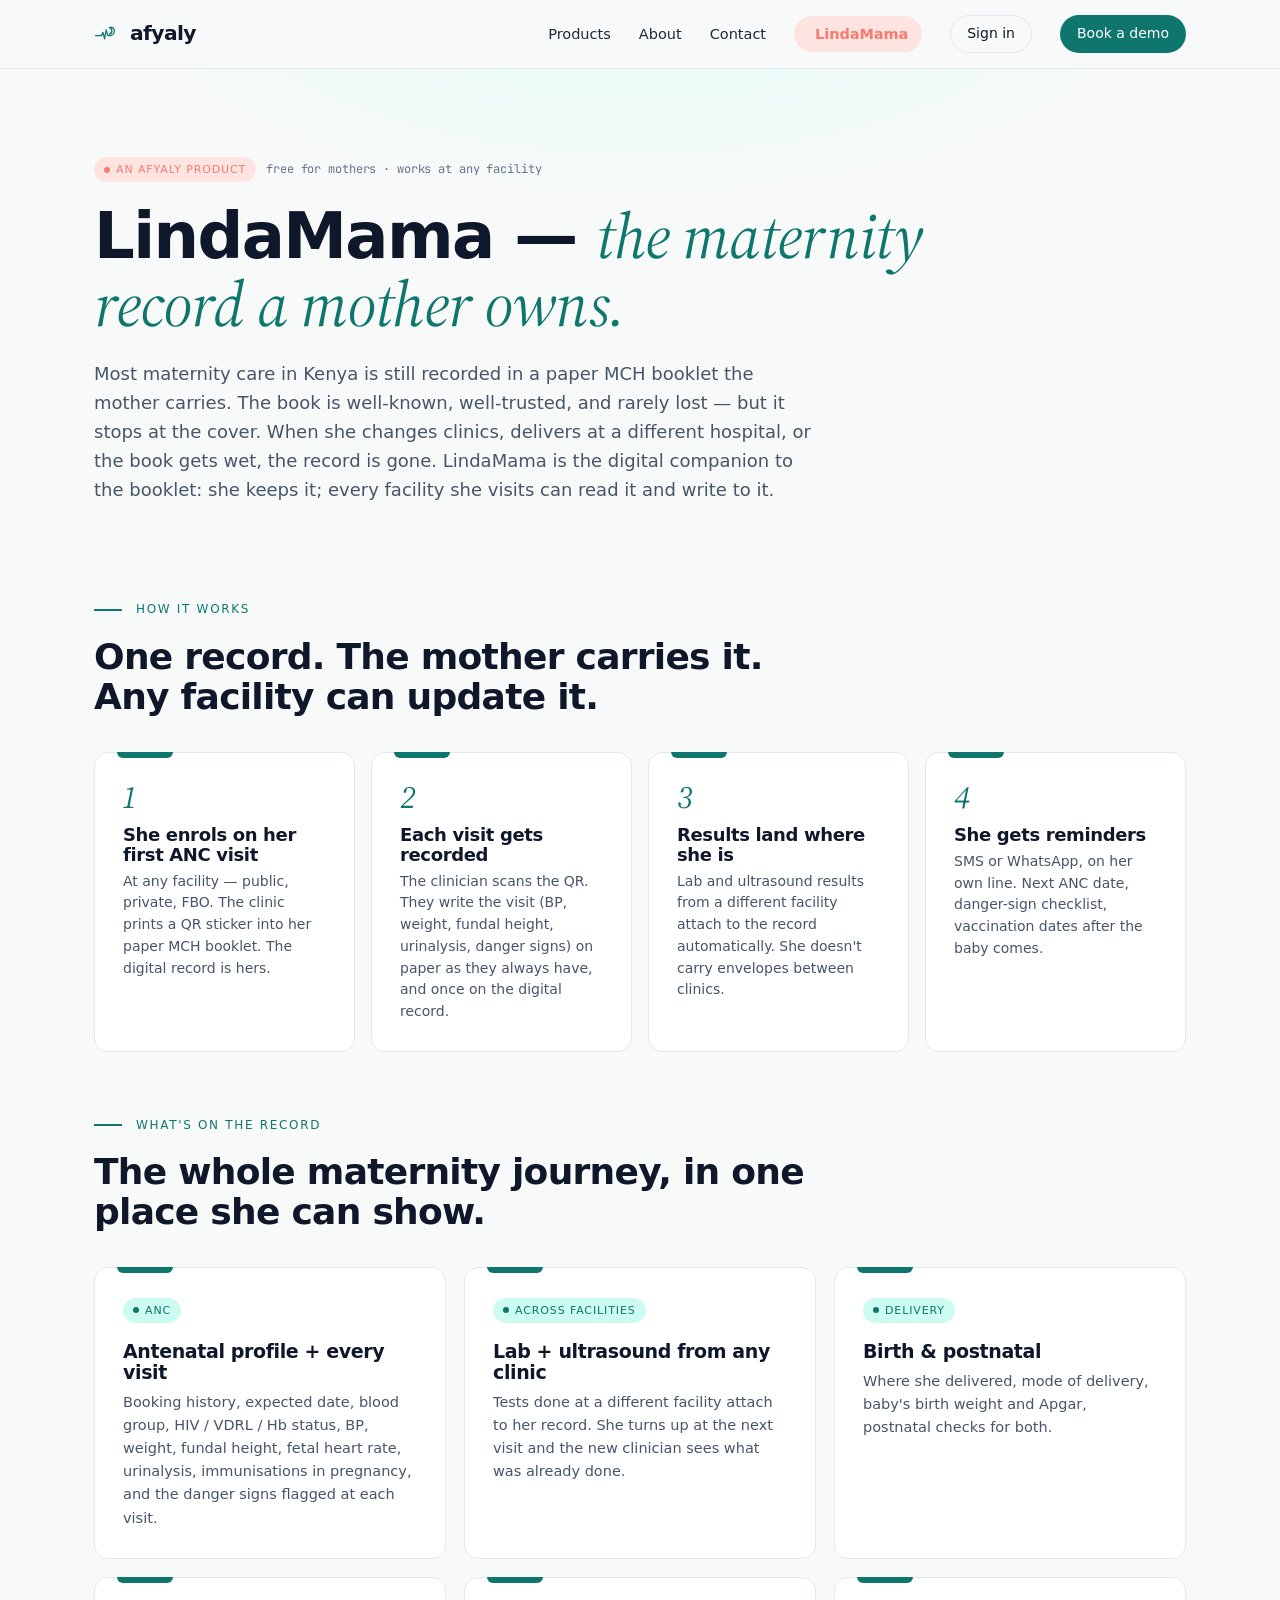
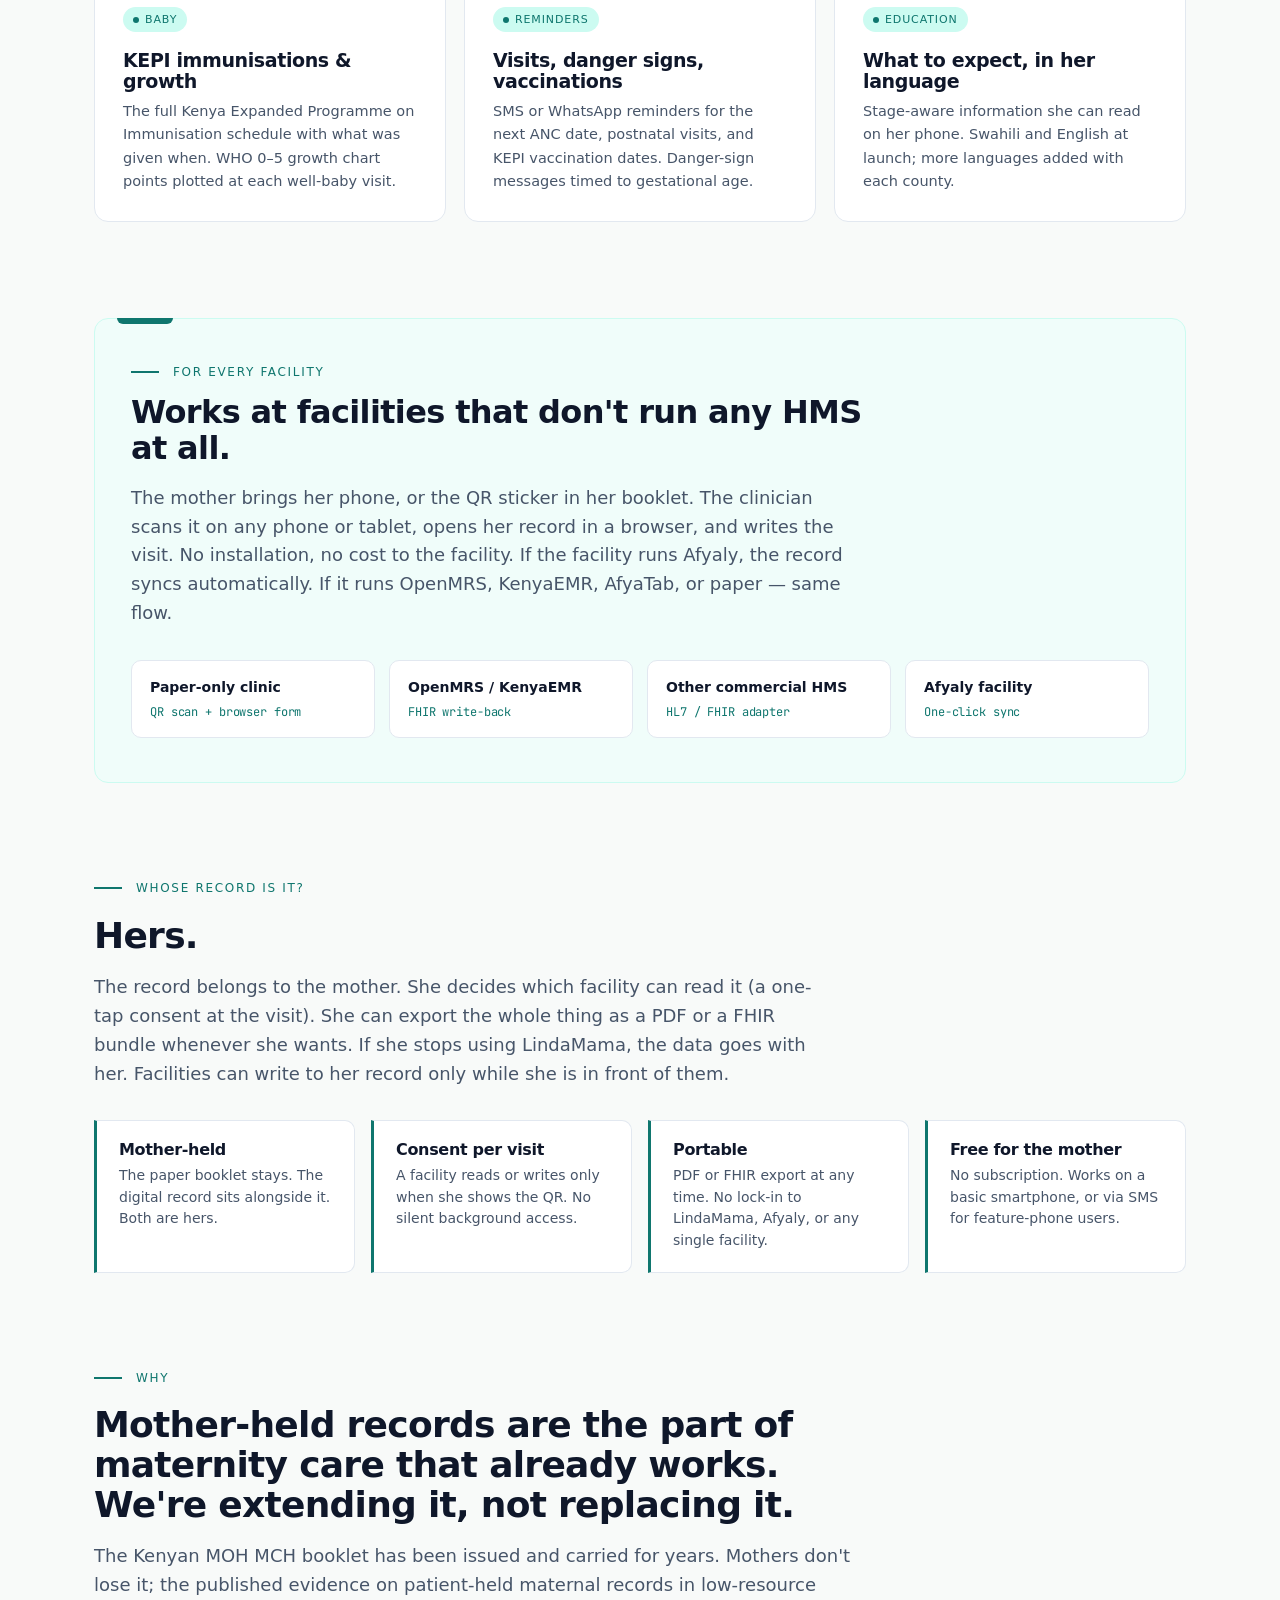
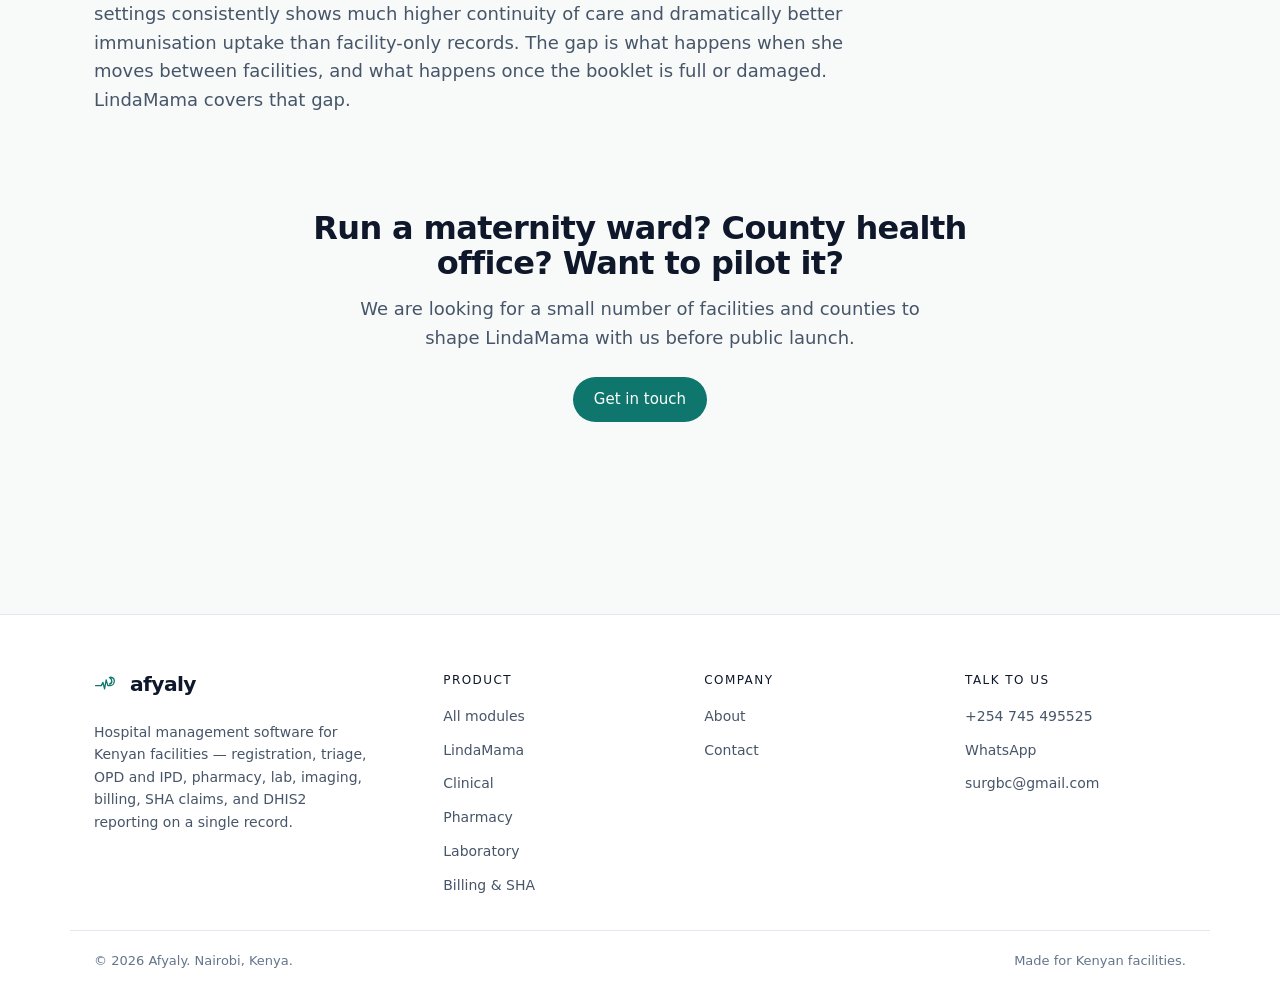
<file: maternity.html>
<!DOCTYPE html><!--V9jSpm2MRNGv_mnEhCwSp--><html lang="en"><head><meta charSet="utf-8"/><meta name="viewport" content="width=device-width, initial-scale=1"/><link rel="stylesheet" href="/_next/static/chunks/cc5171f6b87834f6.css" data-precedence="next"/><link rel="preload" as="script" fetchPriority="low" href="/_next/static/chunks/5bce68295c7f1f97.js"/><script src="/_next/static/chunks/391b5727e5bc11ec.js" async=""></script><script src="/_next/static/chunks/1c64b19886203277.js" async=""></script><script src="/_next/static/chunks/c44ba29902c6819e.js" async=""></script><script src="/_next/static/chunks/turbopack-5e5e5629a9695c20.js" async=""></script><script src="/_next/static/chunks/1964454f34f3a7ab.js" async=""></script><script src="/_next/static/chunks/6c33792a57a66467.js" async=""></script><script src="/_next/static/chunks/beefb697acdd731a.js" async=""></script><link rel="preload" href="https://api.fontshare.com/v2/css?f[]=general-sans@400,500,600,700&amp;display=swap" as="style"/><link rel="preload" href="https://fonts.googleapis.com/css2?family=Source+Serif+4:ital,opsz,wght@0,8..60,400;0,8..60,500;1,8..60,400&amp;family=JetBrains+Mono:wght@400;500&amp;display=swap" as="style"/><link rel="preconnect" href="https://fonts.googleapis.com"/><link rel="preconnect" href="https://fonts.gstatic.com" crossorigin=""/><meta name="theme-color" content="#0F766E"/><meta name="color-scheme" content="light"/><title>LindaMama — the maternity record a mother owns · Afyaly</title><meta name="description" content="LindaMama is a digital maternity record that belongs to the mother. It works at any facility — paper records, any HMS, or Afyaly. ANC visits, lab results, ultrasounds, delivery, and KEPI immunisations on one record she carries."/><meta name="application-name" content="Afyaly"/><link rel="manifest" href="/manifest.json"/><meta name="keywords" content="hospital management software,HMS Kenya,SHA eClaim,DHIS2,KEPH,EMR Kenya,clinic software,pharmacy dispensing,lab information system"/><meta property="og:title" content="Afyaly — One system for the whole hospital."/><meta property="og:description" content="Hospital management software for Kenyan facilities — registration, triage, OPD and IPD, pharmacy, lab, imaging, billing, SHA claims, and DHIS2 reporting on a single record."/><meta property="og:url" content="https://afyaly.cseco.co.ke"/><meta property="og:site_name" content="Afyaly"/><meta property="og:locale" content="en_KE"/><meta property="og:image" content="https://afyaly.cseco.co.ke/og-image.png"/><meta property="og:image:width" content="1200"/><meta property="og:image:height" content="630"/><meta property="og:image:alt" content="Afyaly — One system for the whole hospital."/><meta property="og:type" content="website"/><meta name="twitter:card" content="summary_large_image"/><meta name="twitter:title" content="Afyaly — One system for the whole hospital."/><meta name="twitter:description" content="Hospital management software for Kenyan facilities — registration, triage, OPD and IPD, pharmacy, lab, imaging, billing, SHA claims, and DHIS2 reporting on a single record."/><meta name="twitter:image" content="https://afyaly.cseco.co.ke/og-image.png"/><link rel="icon" href="/favicon.svg" type="image/svg+xml"/><link rel="icon" href="/favicon.png" type="image/png" sizes="32x32"/><link rel="apple-touch-icon" href="/apple-touch-icon.png"/><link href="https://api.fontshare.com/v2/css?f[]=general-sans@400,500,600,700&amp;display=swap" rel="stylesheet"/><link href="https://fonts.googleapis.com/css2?family=Source+Serif+4:ital,opsz,wght@0,8..60,400;0,8..60,500;1,8..60,400&amp;family=JetBrains+Mono:wght@400;500&amp;display=swap" rel="stylesheet"/><script src="/_next/static/chunks/a6dad97d9634a72d.js" noModule=""></script></head><body><div hidden=""><!--$--><!--/$--></div><header style="position:sticky;top:0;z-index:40;background:rgba(248, 250, 249, 0.85);backdrop-filter:saturate(140%) blur(8px);border-bottom:1px solid var(--color-line)"><div class="container-x" style="display:flex;align-items:center;justify-content:space-between;height:68px"><a style="display:inline-flex;align-items:center" href="/"><span class="inline-flex items-center gap-2.5 " aria-label="Afyaly"><svg width="26" height="26" viewBox="0 0 64 64" fill="none" xmlns="http://www.w3.org/2000/svg" role="img" aria-hidden="true"><path d="M4 36 H14 L18 36 L22 28 L26 44 L30 22 L34 36 H40 C46 36 50 30 50 24 C50 18 44 14 38 16 C42 18 44 22 44 26 C44 30 41 32 38 32" stroke="#0F766E" stroke-width="3.2" stroke-linecap="round" stroke-linejoin="round" fill="none"></path><path d="M44 22 L40 30" stroke="#0F766E" stroke-width="2" stroke-linecap="round" opacity="0.55"></path></svg><span class="h-display" style="font-size:20.28px;color:var(--color-ink);letter-spacing:-0.03em;font-weight:600">afyaly</span></span></a><nav style="display:flex;align-items:center;gap:28px;font-size:14.5px"><a style="color:var(--color-ink-soft);font-weight:500" href="/products">Products</a><a style="color:var(--color-ink-soft);font-weight:500" href="/about">About</a><a style="color:var(--color-ink-soft);font-weight:500" href="/contact">Contact</a><a class="nav-lindamama" href="/maternity"><span class="nav-lindamama__dot" aria-hidden="true"></span>LindaMama</a><a href="https://app.afyaly.cseco.co.ke" class="btn btn-ghost" style="padding:7px 16px;font-size:14px">Sign in</a><a class="btn btn-primary" style="padding:7px 16px;font-size:14px" href="/contact">Book a demo</a></nav></div></header><main><section style="padding:88px 0 32px;background:radial-gradient(900px 380px at 50% -20%, rgba(204, 251, 241, 0.55), transparent 60%)"><div class="container-x"><div style="display:flex;align-items:center;gap:10px;margin-bottom:20px"><span class="pc-tag pc-tag-accent">An Afyaly product</span><span class="mono" style="font-size:12px;color:var(--color-muted-2)">free for mothers · works at any facility</span></div><h1 class="h-display" style="font-size:clamp(38px, 5vw, 64px);max-width:880px">LindaMama —<!-- --> <span class="h-serif" style="color:var(--color-primary)">the maternity record a mother owns.</span></h1><p class="lede" style="margin-top:22px;max-width:720px">Most maternity care in Kenya is still recorded in a paper MCH booklet the mother carries. The book is well-known, well-trusted, and rarely lost — but it stops at the cover. When she changes clinics, delivers at a different hospital, or the book gets wet, the record is gone. LindaMama is the digital companion to the booklet: she keeps it; every facility she visits can read it and write to it.</p></div></section><section style="padding:64px 0 32px"><div class="container-x"><div class="section-anchor" style="margin-bottom:18px">How it works</div><h2 class="h-section" style="font-size:clamp(26px, 3vw, 36px);max-width:720px">One record. The mother carries it. Any facility can update it.</h2><div style="display:grid;grid-template-columns:repeat(auto-fit, minmax(240px, 1fr));gap:16px;margin-top:36px"><div class="pc-card"><div class="numeral" style="font-size:32px;color:var(--color-primary);line-height:1;margin-bottom:12px">1</div><h3 class="h-section" style="font-size:18px;margin-bottom:6px">She enrols on her first ANC visit</h3><p style="color:var(--color-muted);font-size:14px;line-height:1.55">At any facility — public, private, FBO. The clinic prints a QR sticker into her paper MCH booklet. The digital record is hers.</p></div><div class="pc-card"><div class="numeral" style="font-size:32px;color:var(--color-primary);line-height:1;margin-bottom:12px">2</div><h3 class="h-section" style="font-size:18px;margin-bottom:6px">Each visit gets recorded</h3><p style="color:var(--color-muted);font-size:14px;line-height:1.55">The clinician scans the QR. They write the visit (BP, weight, fundal height, urinalysis, danger signs) on paper as they always have, and once on the digital record.</p></div><div class="pc-card"><div class="numeral" style="font-size:32px;color:var(--color-primary);line-height:1;margin-bottom:12px">3</div><h3 class="h-section" style="font-size:18px;margin-bottom:6px">Results land where she is</h3><p style="color:var(--color-muted);font-size:14px;line-height:1.55">Lab and ultrasound results from a different facility attach to the record automatically. She doesn&#x27;t carry envelopes between clinics.</p></div><div class="pc-card"><div class="numeral" style="font-size:32px;color:var(--color-primary);line-height:1;margin-bottom:12px">4</div><h3 class="h-section" style="font-size:18px;margin-bottom:6px">She gets reminders</h3><p style="color:var(--color-muted);font-size:14px;line-height:1.55">SMS or WhatsApp, on her own line. Next ANC date, danger-sign checklist, vaccination dates after the baby comes.</p></div></div></div></section><section style="padding:32px 0 64px"><div class="container-x"><div class="section-anchor" style="margin-bottom:18px">What&#x27;s on the record</div><h2 class="h-section" style="font-size:clamp(26px, 3vw, 36px);max-width:720px">The whole maternity journey, in one place she can show.</h2><div style="margin-top:36px;display:grid;grid-template-columns:repeat(auto-fit, minmax(260px, 1fr));gap:18px"><div class="pc-card"><span class="pc-tag" style="margin-bottom:14px">ANC</span><h3 class="h-section" style="font-size:19px;margin-top:4px;margin-bottom:8px">Antenatal profile + every visit</h3><p style="color:var(--color-muted);font-size:14.5px;line-height:1.6">Booking history, expected date, blood group, HIV / VDRL / Hb status, BP, weight, fundal height, fetal heart rate, urinalysis, immunisations in pregnancy, and the danger signs flagged at each visit.</p></div><div class="pc-card"><span class="pc-tag" style="margin-bottom:14px">Across facilities</span><h3 class="h-section" style="font-size:19px;margin-top:4px;margin-bottom:8px">Lab + ultrasound from any clinic</h3><p style="color:var(--color-muted);font-size:14.5px;line-height:1.6">Tests done at a different facility attach to her record. She turns up at the next visit and the new clinician sees what was already done.</p></div><div class="pc-card"><span class="pc-tag" style="margin-bottom:14px">Delivery</span><h3 class="h-section" style="font-size:19px;margin-top:4px;margin-bottom:8px">Birth &amp; postnatal</h3><p style="color:var(--color-muted);font-size:14.5px;line-height:1.6">Where she delivered, mode of delivery, baby&#x27;s birth weight and Apgar, postnatal checks for both.</p></div><div class="pc-card"><span class="pc-tag" style="margin-bottom:14px">Baby</span><h3 class="h-section" style="font-size:19px;margin-top:4px;margin-bottom:8px">KEPI immunisations &amp; growth</h3><p style="color:var(--color-muted);font-size:14.5px;line-height:1.6">The full Kenya Expanded Programme on Immunisation schedule with what was given when. WHO 0–5 growth chart points plotted at each well-baby visit.</p></div><div class="pc-card"><span class="pc-tag" style="margin-bottom:14px">Reminders</span><h3 class="h-section" style="font-size:19px;margin-top:4px;margin-bottom:8px">Visits, danger signs, vaccinations</h3><p style="color:var(--color-muted);font-size:14.5px;line-height:1.6">SMS or WhatsApp reminders for the next ANC date, postnatal visits, and KEPI vaccination dates. Danger-sign messages timed to gestational age.</p></div><div class="pc-card"><span class="pc-tag" style="margin-bottom:14px">Education</span><h3 class="h-section" style="font-size:19px;margin-top:4px;margin-bottom:8px">What to expect, in her language</h3><p style="color:var(--color-muted);font-size:14.5px;line-height:1.6">Stage-aware information she can read on her phone. Swahili and English at launch; more languages added with each county.</p></div></div></div></section><section style="padding:32px 0 64px"><div class="container-x"><div class="pc-card pc-card-soft" style="padding:44px 36px"><div class="section-anchor" style="margin-bottom:14px">For every facility</div><h2 class="h-section" style="font-size:clamp(24px, 3vw, 32px);max-width:740px">Works at facilities that don&#x27;t run any HMS at all.</h2><p class="lede" style="margin-top:18px;max-width:720px">The mother brings her phone, or the QR sticker in her booklet. The clinician scans it on any phone or tablet, opens her record in a browser, and writes the visit. No installation, no cost to the facility. If the facility runs Afyaly, the record syncs automatically. If it runs OpenMRS, KenyaEMR, AfyaTab, or paper — same flow.</p><div style="display:grid;grid-template-columns:repeat(auto-fit, minmax(200px, 1fr));gap:14px;margin-top:32px"><div style="background:#fff;border-radius:10px;border:1px solid var(--color-line);padding:16px 18px"><div style="font-size:14px;font-weight:600;color:var(--color-ink);margin-bottom:4px">Paper-only clinic</div><div class="mono" style="font-size:12px;color:var(--color-primary)">QR scan + browser form</div></div><div style="background:#fff;border-radius:10px;border:1px solid var(--color-line);padding:16px 18px"><div style="font-size:14px;font-weight:600;color:var(--color-ink);margin-bottom:4px">OpenMRS / KenyaEMR</div><div class="mono" style="font-size:12px;color:var(--color-primary)">FHIR write-back</div></div><div style="background:#fff;border-radius:10px;border:1px solid var(--color-line);padding:16px 18px"><div style="font-size:14px;font-weight:600;color:var(--color-ink);margin-bottom:4px">Other commercial HMS</div><div class="mono" style="font-size:12px;color:var(--color-primary)">HL7 / FHIR adapter</div></div><div style="background:#fff;border-radius:10px;border:1px solid var(--color-line);padding:16px 18px"><div style="font-size:14px;font-weight:600;color:var(--color-ink);margin-bottom:4px">Afyaly facility</div><div class="mono" style="font-size:12px;color:var(--color-primary)">One-click sync</div></div></div></div></div></section><section style="padding:32px 0 64px"><div class="container-x"><div class="section-anchor" style="margin-bottom:18px">Whose record is it?</div><h2 class="h-section" style="font-size:clamp(26px, 3vw, 36px);max-width:720px">Hers.</h2><p class="lede" style="margin-top:18px;max-width:720px">The record belongs to the mother. She decides which facility can read it (a one-tap consent at the visit). She can export the whole thing as a PDF or a FHIR bundle whenever she wants. If she stops using LindaMama, the data goes with her. Facilities can write to her record only while she is in front of them.</p><div style="display:grid;grid-template-columns:repeat(auto-fit, minmax(240px, 1fr));gap:16px;margin-top:32px"><div style="padding:20px 22px;border-left:3px solid var(--color-primary);background:#fff;border-radius:0 10px 10px 0;border:1px solid var(--color-line);border-left-width:3px;border-left-color:var(--color-primary)"><h4 class="h-section" style="font-size:16px;margin-bottom:6px;color:var(--color-ink)">Mother-held</h4><p style="color:var(--color-muted);font-size:14px;line-height:1.55">The paper booklet stays. The digital record sits alongside it. Both are hers.</p></div><div style="padding:20px 22px;border-left:3px solid var(--color-primary);background:#fff;border-radius:0 10px 10px 0;border:1px solid var(--color-line);border-left-width:3px;border-left-color:var(--color-primary)"><h4 class="h-section" style="font-size:16px;margin-bottom:6px;color:var(--color-ink)">Consent per visit</h4><p style="color:var(--color-muted);font-size:14px;line-height:1.55">A facility reads or writes only when she shows the QR. No silent background access.</p></div><div style="padding:20px 22px;border-left:3px solid var(--color-primary);background:#fff;border-radius:0 10px 10px 0;border:1px solid var(--color-line);border-left-width:3px;border-left-color:var(--color-primary)"><h4 class="h-section" style="font-size:16px;margin-bottom:6px;color:var(--color-ink)">Portable</h4><p style="color:var(--color-muted);font-size:14px;line-height:1.55">PDF or FHIR export at any time. No lock-in to LindaMama, Afyaly, or any single facility.</p></div><div style="padding:20px 22px;border-left:3px solid var(--color-primary);background:#fff;border-radius:0 10px 10px 0;border:1px solid var(--color-line);border-left-width:3px;border-left-color:var(--color-primary)"><h4 class="h-section" style="font-size:16px;margin-bottom:6px;color:var(--color-ink)">Free for the mother</h4><p style="color:var(--color-muted);font-size:14px;line-height:1.55">No subscription. Works on a basic smartphone, or via SMS for feature-phone users.</p></div></div></div></section><section style="padding:32px 0 64px"><div class="container-x"><div class="section-anchor" style="margin-bottom:18px">Why</div><h2 class="h-section" style="font-size:clamp(26px, 3vw, 36px);max-width:760px">Mother-held records are the part of maternity care that already works. We&#x27;re extending it, not replacing it.</h2><p class="lede" style="margin-top:18px;max-width:760px">The Kenyan MOH MCH booklet has been issued and carried for years. Mothers don&#x27;t lose it; the published evidence on patient-held maternal records in low-resource settings consistently shows much higher continuity of care and dramatically better immunisation uptake than facility-only records. The gap is what happens when she moves between facilities, and what happens once the booklet is full or damaged. LindaMama covers that gap.</p></div></section><section style="padding:32px 0 96px"><div class="container-x" style="text-align:center"><h2 class="h-section" style="font-size:32px;max-width:720px;margin:0 auto">Run a maternity ward? County health office? Want to pilot it?</h2><p class="lede" style="margin-top:14px;max-width:600px;margin:14px auto 0">We are looking for a small number of facilities and counties to shape LindaMama with us before public launch.</p><div style="margin-top:24px"><a class="btn btn-primary" href="/contact">Get in touch</a></div></div></section><!--$--><!--/$--></main><footer style="background:#fff;border-top:1px solid var(--color-line);margin-top:96px"><div class="container-x" style="padding:56px 24px 32px;display:grid;grid-template-columns:1.4fr 1fr 1fr 1fr;gap:40px"><div><span class="inline-flex items-center gap-2.5 " aria-label="Afyaly"><svg width="26" height="26" viewBox="0 0 64 64" fill="none" xmlns="http://www.w3.org/2000/svg" role="img" aria-hidden="true"><path d="M4 36 H14 L18 36 L22 28 L26 44 L30 22 L34 36 H40 C46 36 50 30 50 24 C50 18 44 14 38 16 C42 18 44 22 44 26 C44 30 41 32 38 32" stroke="#0F766E" stroke-width="3.2" stroke-linecap="round" stroke-linejoin="round" fill="none"></path><path d="M44 22 L40 30" stroke="#0F766E" stroke-width="2" stroke-linecap="round" opacity="0.55"></path></svg><span class="h-display" style="font-size:20.28px;color:var(--color-ink);letter-spacing:-0.03em;font-weight:600">afyaly</span></span><p style="margin-top:16px;font-size:14px;line-height:1.6;color:var(--color-muted);max-width:280px">Hospital management software for Kenyan facilities — registration, triage, OPD and IPD, pharmacy, lab, imaging, billing, SHA claims, and DHIS2 reporting on a single record.</p></div><div><div style="font-size:12px;font-weight:500;letter-spacing:0.12em;text-transform:uppercase;color:var(--color-ink);margin-bottom:14px">Product</div><ul style="display:flex;flex-direction:column;gap:9px"><li><a style="color:var(--color-muted);font-size:14px" href="/products">All modules</a></li><li><a style="color:var(--color-muted);font-size:14px" href="/maternity">LindaMama</a></li><li><a style="color:var(--color-muted);font-size:14px" href="/products#clinical">Clinical</a></li><li><a style="color:var(--color-muted);font-size:14px" href="/products#pharmacy">Pharmacy</a></li><li><a style="color:var(--color-muted);font-size:14px" href="/products#lab">Laboratory</a></li><li><a style="color:var(--color-muted);font-size:14px" href="/products#billing">Billing &amp; SHA</a></li></ul></div><div><div style="font-size:12px;font-weight:500;letter-spacing:0.12em;text-transform:uppercase;color:var(--color-ink);margin-bottom:14px">Company</div><ul style="display:flex;flex-direction:column;gap:9px"><li><a style="color:var(--color-muted);font-size:14px" href="/about">About</a></li><li><a style="color:var(--color-muted);font-size:14px" href="/contact">Contact</a></li></ul></div><div><div style="font-size:12px;font-weight:500;letter-spacing:0.12em;text-transform:uppercase;color:var(--color-ink);margin-bottom:14px">Talk to us</div><ul style="display:flex;flex-direction:column;gap:9px"><li><a href="tel:+254745495525" style="color:var(--color-muted);font-size:14px">+254 745 495525</a></li><li><a href="https://wa.me/254745495525" style="color:var(--color-muted);font-size:14px">WhatsApp</a></li><li><a href="mailto:surgbc@gmail.com" style="color:var(--color-muted);font-size:14px">surgbc@gmail.com</a></li></ul></div></div><div class="container-x" style="padding:20px 24px;border-top:1px solid var(--color-line);display:flex;justify-content:space-between;align-items:center;font-size:13px;color:var(--color-muted-2)"><span>© <!-- -->2026<!-- --> <!-- -->Afyaly<!-- -->. <!-- -->Nairobi, Kenya<!-- -->.</span><span>Made for Kenyan facilities.</span></div></footer><script src="/_next/static/chunks/5bce68295c7f1f97.js" id="_R_" async=""></script><script>(self.__next_f=self.__next_f||[]).push([0])</script><script>self.__next_f.push([1,"1:\"$Sreact.fragment\"\n2:I[74426,[\"/_next/static/chunks/1964454f34f3a7ab.js\"],\"\"]\n3:I[92322,[\"/_next/static/chunks/6c33792a57a66467.js\",\"/_next/static/chunks/beefb697acdd731a.js\"],\"default\"]\n4:I[81409,[\"/_next/static/chunks/6c33792a57a66467.js\",\"/_next/static/chunks/beefb697acdd731a.js\"],\"default\"]\na:I[60374,[\"/_next/static/chunks/6c33792a57a66467.js\",\"/_next/static/chunks/beefb697acdd731a.js\"],\"default\"]\n:HL[\"/_next/static/chunks/cc5171f6b87834f6.css\",\"style\"]\n:HL[\"https://api.fontshare.com/v2/css?f[]=general-sans@400,500,600,700\u0026display=swap\",\"style\"]\n:HL[\"https://fonts.googleapis.com/css2?family=Source+Serif+4:ital,opsz,wght@0,8..60,400;0,8..60,500;1,8..60,400\u0026family=JetBrains+Mono:wght@400;500\u0026display=swap\",\"style\"]\n"])</script><script>self.__next_f.push([1,"0:{\"P\":null,\"b\":\"V9jSpm2MRNGv_mnEhCwSp\",\"c\":[\"\",\"maternity\"],\"q\":\"\",\"i\":false,\"f\":[[[\"\",{\"children\":[\"maternity\",{\"children\":[\"__PAGE__\",{}]}]},\"$undefined\",\"$undefined\",true],[[\"$\",\"$1\",\"c\",{\"children\":[[[\"$\",\"link\",\"0\",{\"rel\":\"stylesheet\",\"href\":\"/_next/static/chunks/cc5171f6b87834f6.css\",\"precedence\":\"next\",\"crossOrigin\":\"$undefined\",\"nonce\":\"$undefined\"}],[\"$\",\"script\",\"script-0\",{\"src\":\"/_next/static/chunks/1964454f34f3a7ab.js\",\"async\":true,\"nonce\":\"$undefined\"}]],[\"$\",\"html\",null,{\"lang\":\"en\",\"children\":[[\"$\",\"head\",null,{\"children\":[[\"$\",\"link\",null,{\"rel\":\"preconnect\",\"href\":\"https://fonts.googleapis.com\"}],[\"$\",\"link\",null,{\"rel\":\"preconnect\",\"href\":\"https://fonts.gstatic.com\",\"crossOrigin\":\"\"}],[\"$\",\"link\",null,{\"href\":\"https://api.fontshare.com/v2/css?f[]=general-sans@400,500,600,700\u0026display=swap\",\"rel\":\"stylesheet\"}],[\"$\",\"link\",null,{\"href\":\"https://fonts.googleapis.com/css2?family=Source+Serif+4:ital,opsz,wght@0,8..60,400;0,8..60,500;1,8..60,400\u0026family=JetBrains+Mono:wght@400;500\u0026display=swap\",\"rel\":\"stylesheet\"}]]}],[\"$\",\"body\",null,{\"children\":[[\"$\",\"header\",null,{\"style\":{\"position\":\"sticky\",\"top\":0,\"zIndex\":40,\"background\":\"rgba(248, 250, 249, 0.85)\",\"backdropFilter\":\"saturate(140%) blur(8px)\",\"borderBottom\":\"1px solid var(--color-line)\"},\"children\":[\"$\",\"div\",null,{\"className\":\"container-x\",\"style\":{\"display\":\"flex\",\"alignItems\":\"center\",\"justifyContent\":\"space-between\",\"height\":68},\"children\":[[\"$\",\"$L2\",null,{\"href\":\"/\",\"style\":{\"display\":\"inline-flex\",\"alignItems\":\"center\"},\"children\":[\"$\",\"span\",null,{\"className\":\"inline-flex items-center gap-2.5 \",\"aria-label\":\"Afyaly\",\"children\":[[\"$\",\"svg\",null,{\"width\":26,\"height\":26,\"viewBox\":\"0 0 64 64\",\"fill\":\"none\",\"xmlns\":\"http://www.w3.org/2000/svg\",\"role\":\"img\",\"aria-hidden\":\"true\",\"children\":[[\"$\",\"path\",null,{\"d\":\"M4 36 H14 L18 36 L22 28 L26 44 L30 22 L34 36 H40 C46 36 50 30 50 24 C50 18 44 14 38 16 C42 18 44 22 44 26 C44 30 41 32 38 32\",\"stroke\":\"#0F766E\",\"strokeWidth\":\"3.2\",\"strokeLinecap\":\"round\",\"strokeLinejoin\":\"round\",\"fill\":\"none\"}],[\"$\",\"path\",null,{\"d\":\"M44 22 L40 30\",\"stroke\":\"#0F766E\",\"strokeWidth\":\"2\",\"strokeLinecap\":\"round\",\"opacity\":\"0.55\"}]]}],[\"$\",\"span\",null,{\"className\":\"h-display\",\"style\":{\"fontSize\":20.28,\"color\":\"var(--color-ink)\",\"letterSpacing\":\"-0.03em\",\"fontWeight\":600},\"children\":\"afyaly\"}]]}]}],[\"$\",\"nav\",null,{\"style\":{\"display\":\"flex\",\"alignItems\":\"center\",\"gap\":28,\"fontSize\":14.5},\"children\":[[[\"$\",\"$L2\",\"/products\",{\"href\":\"/products\",\"style\":{\"color\":\"var(--color-ink-soft)\",\"fontWeight\":500},\"children\":\"Products\"}],[\"$\",\"$L2\",\"/about\",{\"href\":\"/about\",\"style\":{\"color\":\"var(--color-ink-soft)\",\"fontWeight\":500},\"children\":\"About\"}],[\"$\",\"$L2\",\"/contact\",{\"href\":\"/contact\",\"style\":{\"color\":\"var(--color-ink-soft)\",\"fontWeight\":500},\"children\":\"Contact\"}]],[\"$\",\"$L2\",null,{\"href\":\"/maternity\",\"className\":\"nav-lindamama\",\"children\":[[\"$\",\"span\",null,{\"className\":\"nav-lindamama__dot\",\"aria-hidden\":\"true\"}],\"LindaMama\"]}],[\"$\",\"a\",null,{\"href\":\"https://app.afyaly.cseco.co.ke\",\"className\":\"btn btn-ghost\",\"style\":{\"padding\":\"7px 16px\",\"fontSize\":14},\"children\":\"Sign in\"}],[\"$\",\"$L2\",null,{\"href\":\"/contact\",\"className\":\"btn btn-primary\",\"style\":{\"padding\":\"7px 16px\",\"fontSize\":14},\"children\":\"Book a demo\"}]]}]]}]}],[\"$\",\"main\",null,{\"children\":[\"$\",\"$L3\",null,{\"parallelRouterKey\":\"children\",\"error\":\"$undefined\",\"errorStyles\":\"$undefined\",\"errorScripts\":\"$undefined\",\"template\":[\"$\",\"$L4\",null,{}],\"templateStyles\":\"$undefined\",\"templateScripts\":\"$undefined\",\"notFound\":[[[\"$\",\"title\",null,{\"children\":\"404: This page could not be found.\"}],[\"$\",\"div\",null,{\"style\":{\"fontFamily\":\"system-ui,\\\"Segoe UI\\\",Roboto,Helvetica,Arial,sans-serif,\\\"Apple Color Emoji\\\",\\\"Segoe UI Emoji\\\"\",\"height\":\"100vh\",\"textAlign\":\"center\",\"display\":\"flex\",\"flexDirection\":\"column\",\"alignItems\":\"center\",\"justifyContent\":\"center\"},\"children\":[\"$\",\"div\",null,{\"children\":[[\"$\",\"style\",null,{\"dangerouslySetInnerHTML\":{\"__html\":\"body{color:#000;background:#fff;margin:0}.next-error-h1{border-right:1px solid rgba(0,0,0,.3)}@media (prefers-color-scheme:dark){body{color:#fff;background:#000}.next-error-h1{border-right:1px solid rgba(255,255,255,.3)}}\"}}],[\"$\",\"h1\",null,{\"className\":\"next-error-h1\",\"style\":{\"display\":\"inline-block\",\"margin\":\"0 20px 0 0\",\"padding\":\"0 23px 0 0\",\"fontSize\":24,\"fontWeight\":500,\"verticalAlign\":\"top\",\"lineHeight\":\"49px\"},\"children\":404}],[\"$\",\"div\",null,{\"style\":{\"display\":\"inline-block\"},\"children\":[\"$\",\"h2\",null,{\"style\":{\"fontSize\":14,\"fontWeight\":400,\"lineHeight\":\"49px\",\"margin\":0},\"children\":\"This page could not be found.\"}]}]]}]}]],[]],\"forbidden\":\"$undefined\",\"unauthorized\":\"$undefined\"}]}],[\"$\",\"footer\",null,{\"style\":{\"background\":\"#fff\",\"borderTop\":\"1px solid var(--color-line)\",\"marginTop\":96},\"children\":[\"$L5\",\"$L6\"]}]]}]]}]]}],{\"children\":[\"$L7\",{\"children\":[\"$L8\",{},null,false,false]},null,false,false]},null,false,false],\"$L9\",false]],\"m\":\"$undefined\",\"G\":[\"$a\",[]],\"S\":true}\n"])</script><script>self.__next_f.push([1,"11:I[19091,[\"/_next/static/chunks/6c33792a57a66467.js\",\"/_next/static/chunks/beefb697acdd731a.js\"],\"ViewportBoundary\"]\n13:I[19091,[\"/_next/static/chunks/6c33792a57a66467.js\",\"/_next/static/chunks/beefb697acdd731a.js\"],\"MetadataBoundary\"]\n14:\"$Sreact.suspense\"\n"])</script><script>self.__next_f.push([1,"5:[\"$\",\"div\",null,{\"className\":\"container-x\",\"style\":{\"padding\":\"56px 24px 32px\",\"display\":\"grid\",\"gridTemplateColumns\":\"1.4fr 1fr 1fr 1fr\",\"gap\":40},\"children\":[[\"$\",\"div\",null,{\"children\":[[\"$\",\"span\",null,{\"className\":\"inline-flex items-center gap-2.5 \",\"aria-label\":\"Afyaly\",\"children\":[[\"$\",\"svg\",null,{\"width\":26,\"height\":26,\"viewBox\":\"0 0 64 64\",\"fill\":\"none\",\"xmlns\":\"http://www.w3.org/2000/svg\",\"role\":\"img\",\"aria-hidden\":\"true\",\"children\":[[\"$\",\"path\",null,{\"d\":\"M4 36 H14 L18 36 L22 28 L26 44 L30 22 L34 36 H40 C46 36 50 30 50 24 C50 18 44 14 38 16 C42 18 44 22 44 26 C44 30 41 32 38 32\",\"stroke\":\"#0F766E\",\"strokeWidth\":\"3.2\",\"strokeLinecap\":\"round\",\"strokeLinejoin\":\"round\",\"fill\":\"none\"}],[\"$\",\"path\",null,{\"d\":\"M44 22 L40 30\",\"stroke\":\"#0F766E\",\"strokeWidth\":\"2\",\"strokeLinecap\":\"round\",\"opacity\":\"0.55\"}]]}],[\"$\",\"span\",null,{\"className\":\"h-display\",\"style\":{\"fontSize\":20.28,\"color\":\"var(--color-ink)\",\"letterSpacing\":\"-0.03em\",\"fontWeight\":600},\"children\":\"afyaly\"}]]}],[\"$\",\"p\",null,{\"style\":{\"marginTop\":16,\"fontSize\":14,\"lineHeight\":1.6,\"color\":\"var(--color-muted)\",\"maxWidth\":280},\"children\":\"Hospital management software for Kenyan facilities — registration, triage, OPD and IPD, pharmacy, lab, imaging, billing, SHA claims, and DHIS2 reporting on a single record.\"}]]}],[\"$\",\"div\",null,{\"children\":[[\"$\",\"div\",null,{\"style\":{\"fontSize\":12,\"fontWeight\":500,\"letterSpacing\":\"0.12em\",\"textTransform\":\"uppercase\",\"color\":\"var(--color-ink)\",\"marginBottom\":14},\"children\":\"Product\"}],[\"$\",\"ul\",null,{\"style\":{\"display\":\"flex\",\"flexDirection\":\"column\",\"gap\":9},\"children\":[[\"$\",\"li\",\"/productsAll modules\",{\"children\":[\"$\",\"$L2\",null,{\"href\":\"/products\",\"style\":{\"color\":\"var(--color-muted)\",\"fontSize\":14},\"children\":\"All modules\"}]}],[\"$\",\"li\",\"/maternityLindaMama\",{\"children\":[\"$\",\"$L2\",null,{\"href\":\"/maternity\",\"style\":{\"color\":\"var(--color-muted)\",\"fontSize\":14},\"children\":\"LindaMama\"}]}],[\"$\",\"li\",\"/products#clinicalClinical\",{\"children\":[\"$\",\"$L2\",null,{\"href\":\"/products#clinical\",\"style\":{\"color\":\"var(--color-muted)\",\"fontSize\":14},\"children\":\"Clinical\"}]}],[\"$\",\"li\",\"/products#pharmacyPharmacy\",{\"children\":[\"$\",\"$L2\",null,{\"href\":\"/products#pharmacy\",\"style\":{\"color\":\"var(--color-muted)\",\"fontSize\":14},\"children\":\"Pharmacy\"}]}],[\"$\",\"li\",\"/products#labLaboratory\",{\"children\":[\"$\",\"$L2\",null,{\"href\":\"/products#lab\",\"style\":{\"color\":\"var(--color-muted)\",\"fontSize\":14},\"children\":\"Laboratory\"}]}],[\"$\",\"li\",\"/products#billingBilling \u0026 SHA\",{\"children\":[\"$\",\"$L2\",null,{\"href\":\"/products#billing\",\"style\":{\"color\":\"var(--color-muted)\",\"fontSize\":14},\"children\":\"Billing \u0026 SHA\"}]}]]}]]}],[\"$\",\"div\",null,{\"children\":[[\"$\",\"div\",null,{\"style\":{\"fontSize\":12,\"fontWeight\":500,\"letterSpacing\":\"0.12em\",\"textTransform\":\"uppercase\",\"color\":\"var(--color-ink)\",\"marginBottom\":14},\"children\":\"Company\"}],[\"$\",\"ul\",null,{\"style\":{\"display\":\"flex\",\"flexDirection\":\"column\",\"gap\":9},\"children\":[[\"$\",\"li\",\"/aboutAbout\",{\"children\":[\"$\",\"$L2\",null,{\"href\":\"/about\",\"style\":{\"color\":\"var(--color-muted)\",\"fontSize\":14},\"children\":\"About\"}]}],[\"$\",\"li\",\"/contactContact\",{\"children\":[\"$\",\"$L2\",null,{\"href\":\"/contact\",\"style\":{\"color\":\"var(--color-muted)\",\"fontSize\":14},\"children\":\"Contact\"}]}]]}]]}],[\"$\",\"div\",null,{\"children\":[[\"$\",\"div\",null,{\"style\":{\"fontSize\":12,\"fontWeight\":500,\"letterSpacing\":\"0.12em\",\"textTransform\":\"uppercase\",\"color\":\"var(--color-ink)\",\"marginBottom\":14},\"children\":\"Talk to us\"}],[\"$\",\"ul\",null,{\"style\":{\"display\":\"flex\",\"flexDirection\":\"column\",\"gap\":9},\"children\":[[\"$\",\"li\",\"tel:+254745495525+254 745 495525\",{\"children\":[\"$\",\"a\",null,{\"href\":\"tel:+254745495525\",\"style\":{\"color\":\"var(--color-muted)\",\"fontSize\":14},\"children\":\"+254 745 495525\"}]}],[\"$\",\"li\",\"https://wa.me/254745495525WhatsApp\",{\"children\":[\"$\",\"a\",null,{\"href\":\"https://wa.me/254745495525\",\"style\":{\"color\":\"var(--color-muted)\",\"fontSize\":14},\"children\":\"WhatsApp\"}]}],[\"$\",\"li\",\"mailto:surgbc@gmail.comsurgbc@gmail.com\",{\"children\":[\"$\",\"a\",null,{\"href\":\"mailto:surgbc@gmail.com\",\"style\":{\"color\":\"var(--color-muted)\",\"fontSize\":14},\"children\":\"surgbc@gmail.com\"}]}]]}]]}]]}]\n"])</script><script>self.__next_f.push([1,"6:[\"$\",\"div\",null,{\"className\":\"container-x\",\"style\":{\"padding\":\"20px 24px\",\"borderTop\":\"1px solid var(--color-line)\",\"display\":\"flex\",\"justifyContent\":\"space-between\",\"alignItems\":\"center\",\"fontSize\":13,\"color\":\"var(--color-muted-2)\"},\"children\":[[\"$\",\"span\",null,{\"children\":[\"© \",2026,\" \",\"Afyaly\",\". \",\"Nairobi, Kenya\",\".\"]}],[\"$\",\"span\",null,{\"children\":\"Made for Kenyan facilities.\"}]]}]\n7:[\"$\",\"$1\",\"c\",{\"children\":[null,[\"$\",\"$L3\",null,{\"parallelRouterKey\":\"children\",\"error\":\"$undefined\",\"errorStyles\":\"$undefined\",\"errorScripts\":\"$undefined\",\"template\":[\"$\",\"$L4\",null,{}],\"templateStyles\":\"$undefined\",\"templateScripts\":\"$undefined\",\"notFound\":\"$undefined\",\"forbidden\":\"$undefined\",\"unauthorized\":\"$undefined\"}]]}]\n"])</script><script>self.__next_f.push([1,"8:[\"$\",\"$1\",\"c\",{\"children\":[[[\"$\",\"section\",null,{\"style\":{\"padding\":\"88px 0 32px\",\"background\":\"radial-gradient(900px 380px at 50% -20%, rgba(204, 251, 241, 0.55), transparent 60%)\"},\"children\":[\"$\",\"div\",null,{\"className\":\"container-x\",\"children\":[[\"$\",\"div\",null,{\"style\":{\"display\":\"flex\",\"alignItems\":\"center\",\"gap\":10,\"marginBottom\":20},\"children\":[[\"$\",\"span\",null,{\"className\":\"pc-tag pc-tag-accent\",\"children\":\"An Afyaly product\"}],[\"$\",\"span\",null,{\"className\":\"mono\",\"style\":{\"fontSize\":12,\"color\":\"var(--color-muted-2)\"},\"children\":\"free for mothers · works at any facility\"}]]}],[\"$\",\"h1\",null,{\"className\":\"h-display\",\"style\":{\"fontSize\":\"clamp(38px, 5vw, 64px)\",\"maxWidth\":880},\"children\":[\"LindaMama —\",\" \",[\"$\",\"span\",null,{\"className\":\"h-serif\",\"style\":{\"color\":\"var(--color-primary)\"},\"children\":\"the maternity record a mother owns.\"}]]}],[\"$\",\"p\",null,{\"className\":\"lede\",\"style\":{\"marginTop\":22,\"maxWidth\":720},\"children\":\"Most maternity care in Kenya is still recorded in a paper MCH booklet the mother carries. The book is well-known, well-trusted, and rarely lost — but it stops at the cover. When she changes clinics, delivers at a different hospital, or the book gets wet, the record is gone. LindaMama is the digital companion to the booklet: she keeps it; every facility she visits can read it and write to it.\"}]]}]}],[\"$\",\"section\",null,{\"style\":{\"padding\":\"64px 0 32px\"},\"children\":[\"$\",\"div\",null,{\"className\":\"container-x\",\"children\":[[\"$\",\"div\",null,{\"className\":\"section-anchor\",\"style\":{\"marginBottom\":18},\"children\":\"How it works\"}],[\"$\",\"h2\",null,{\"className\":\"h-section\",\"style\":{\"fontSize\":\"clamp(26px, 3vw, 36px)\",\"maxWidth\":720},\"children\":\"One record. The mother carries it. Any facility can update it.\"}],[\"$\",\"div\",null,{\"style\":{\"display\":\"grid\",\"gridTemplateColumns\":\"repeat(auto-fit, minmax(240px, 1fr))\",\"gap\":16,\"marginTop\":36},\"children\":[[\"$\",\"div\",null,{\"className\":\"pc-card\",\"children\":[[\"$\",\"div\",null,{\"className\":\"numeral\",\"style\":{\"fontSize\":32,\"color\":\"var(--color-primary)\",\"lineHeight\":1,\"marginBottom\":12},\"children\":\"1\"}],[\"$\",\"h3\",null,{\"className\":\"h-section\",\"style\":{\"fontSize\":18,\"marginBottom\":6},\"children\":\"She enrols on her first ANC visit\"}],[\"$\",\"p\",null,{\"style\":{\"color\":\"var(--color-muted)\",\"fontSize\":14,\"lineHeight\":1.55},\"children\":\"At any facility — public, private, FBO. The clinic prints a QR sticker into her paper MCH booklet. The digital record is hers.\"}]]}],[\"$\",\"div\",null,{\"className\":\"pc-card\",\"children\":[[\"$\",\"div\",null,{\"className\":\"numeral\",\"style\":{\"fontSize\":32,\"color\":\"var(--color-primary)\",\"lineHeight\":1,\"marginBottom\":12},\"children\":\"2\"}],[\"$\",\"h3\",null,{\"className\":\"h-section\",\"style\":{\"fontSize\":18,\"marginBottom\":6},\"children\":\"Each visit gets recorded\"}],[\"$\",\"p\",null,{\"style\":{\"color\":\"var(--color-muted)\",\"fontSize\":14,\"lineHeight\":1.55},\"children\":\"The clinician scans the QR. They write the visit (BP, weight, fundal height, urinalysis, danger signs) on paper as they always have, and once on the digital record.\"}]]}],[\"$\",\"div\",null,{\"className\":\"pc-card\",\"children\":[[\"$\",\"div\",null,{\"className\":\"numeral\",\"style\":{\"fontSize\":32,\"color\":\"var(--color-primary)\",\"lineHeight\":1,\"marginBottom\":12},\"children\":\"3\"}],[\"$\",\"h3\",null,{\"className\":\"h-section\",\"style\":{\"fontSize\":18,\"marginBottom\":6},\"children\":\"Results land where she is\"}],[\"$\",\"p\",null,{\"style\":{\"color\":\"var(--color-muted)\",\"fontSize\":14,\"lineHeight\":1.55},\"children\":\"Lab and ultrasound results from a different facility attach to the record automatically. She doesn't carry envelopes between clinics.\"}]]}],[\"$\",\"div\",null,{\"className\":\"pc-card\",\"children\":[[\"$\",\"div\",null,{\"className\":\"numeral\",\"style\":{\"fontSize\":32,\"color\":\"var(--color-primary)\",\"lineHeight\":1,\"marginBottom\":12},\"children\":\"4\"}],[\"$\",\"h3\",null,{\"className\":\"h-section\",\"style\":{\"fontSize\":18,\"marginBottom\":6},\"children\":\"She gets reminders\"}],[\"$\",\"p\",null,{\"style\":{\"color\":\"var(--color-muted)\",\"fontSize\":14,\"lineHeight\":1.55},\"children\":\"SMS or WhatsApp, on her own line. Next ANC date, danger-sign checklist, vaccination dates after the baby comes.\"}]]}]]}]]}]}],[\"$\",\"section\",null,{\"style\":{\"padding\":\"32px 0 64px\"},\"children\":[\"$\",\"div\",null,{\"className\":\"container-x\",\"children\":[[\"$\",\"div\",null,{\"className\":\"section-anchor\",\"style\":{\"marginBottom\":18},\"children\":\"What's on the record\"}],[\"$\",\"h2\",null,{\"className\":\"h-section\",\"style\":{\"fontSize\":\"clamp(26px, 3vw, 36px)\",\"maxWidth\":720},\"children\":\"The whole maternity journey, in one place she can show.\"}],\"$Lb\"]}]}],\"$Lc\",\"$Ld\",\"$Le\",\"$Lf\"],null,\"$L10\"]}]\n"])</script><script>self.__next_f.push([1,"9:[\"$\",\"$1\",\"h\",{\"children\":[null,[\"$\",\"$L11\",null,{\"children\":\"$@12\"}],[\"$\",\"div\",null,{\"hidden\":true,\"children\":[\"$\",\"$L13\",null,{\"children\":[\"$\",\"$14\",null,{\"name\":\"Next.Metadata\",\"children\":\"$@15\"}]}]}],null]}]\n"])</script><script>self.__next_f.push([1,"16:I[19091,[\"/_next/static/chunks/6c33792a57a66467.js\",\"/_next/static/chunks/beefb697acdd731a.js\"],\"OutletBoundary\"]\n"])</script><script>self.__next_f.push([1,"b:[\"$\",\"div\",null,{\"style\":{\"marginTop\":36,\"display\":\"grid\",\"gridTemplateColumns\":\"repeat(auto-fit, minmax(260px, 1fr))\",\"gap\":18},\"children\":[[\"$\",\"div\",null,{\"className\":\"pc-card\",\"children\":[[\"$\",\"span\",null,{\"className\":\"pc-tag\",\"style\":{\"marginBottom\":14},\"children\":\"ANC\"}],[\"$\",\"h3\",null,{\"className\":\"h-section\",\"style\":{\"fontSize\":19,\"marginTop\":4,\"marginBottom\":8},\"children\":\"Antenatal profile + every visit\"}],[\"$\",\"p\",null,{\"style\":{\"color\":\"var(--color-muted)\",\"fontSize\":14.5,\"lineHeight\":1.6},\"children\":\"Booking history, expected date, blood group, HIV / VDRL / Hb status, BP, weight, fundal height, fetal heart rate, urinalysis, immunisations in pregnancy, and the danger signs flagged at each visit.\"}]]}],[\"$\",\"div\",null,{\"className\":\"pc-card\",\"children\":[[\"$\",\"span\",null,{\"className\":\"pc-tag\",\"style\":{\"marginBottom\":14},\"children\":\"Across facilities\"}],[\"$\",\"h3\",null,{\"className\":\"h-section\",\"style\":{\"fontSize\":19,\"marginTop\":4,\"marginBottom\":8},\"children\":\"Lab + ultrasound from any clinic\"}],[\"$\",\"p\",null,{\"style\":{\"color\":\"var(--color-muted)\",\"fontSize\":14.5,\"lineHeight\":1.6},\"children\":\"Tests done at a different facility attach to her record. She turns up at the next visit and the new clinician sees what was already done.\"}]]}],[\"$\",\"div\",null,{\"className\":\"pc-card\",\"children\":[[\"$\",\"span\",null,{\"className\":\"pc-tag\",\"style\":{\"marginBottom\":14},\"children\":\"Delivery\"}],[\"$\",\"h3\",null,{\"className\":\"h-section\",\"style\":{\"fontSize\":19,\"marginTop\":4,\"marginBottom\":8},\"children\":\"Birth \u0026 postnatal\"}],[\"$\",\"p\",null,{\"style\":{\"color\":\"var(--color-muted)\",\"fontSize\":14.5,\"lineHeight\":1.6},\"children\":\"Where she delivered, mode of delivery, baby's birth weight and Apgar, postnatal checks for both.\"}]]}],[\"$\",\"div\",null,{\"className\":\"pc-card\",\"children\":[[\"$\",\"span\",null,{\"className\":\"pc-tag\",\"style\":{\"marginBottom\":14},\"children\":\"Baby\"}],[\"$\",\"h3\",null,{\"className\":\"h-section\",\"style\":{\"fontSize\":19,\"marginTop\":4,\"marginBottom\":8},\"children\":\"KEPI immunisations \u0026 growth\"}],[\"$\",\"p\",null,{\"style\":{\"color\":\"var(--color-muted)\",\"fontSize\":14.5,\"lineHeight\":1.6},\"children\":\"The full Kenya Expanded Programme on Immunisation schedule with what was given when. WHO 0–5 growth chart points plotted at each well-baby visit.\"}]]}],[\"$\",\"div\",null,{\"className\":\"pc-card\",\"children\":[[\"$\",\"span\",null,{\"className\":\"pc-tag\",\"style\":{\"marginBottom\":14},\"children\":\"Reminders\"}],[\"$\",\"h3\",null,{\"className\":\"h-section\",\"style\":{\"fontSize\":19,\"marginTop\":4,\"marginBottom\":8},\"children\":\"Visits, danger signs, vaccinations\"}],[\"$\",\"p\",null,{\"style\":{\"color\":\"var(--color-muted)\",\"fontSize\":14.5,\"lineHeight\":1.6},\"children\":\"SMS or WhatsApp reminders for the next ANC date, postnatal visits, and KEPI vaccination dates. Danger-sign messages timed to gestational age.\"}]]}],[\"$\",\"div\",null,{\"className\":\"pc-card\",\"children\":[[\"$\",\"span\",null,{\"className\":\"pc-tag\",\"style\":{\"marginBottom\":14},\"children\":\"Education\"}],[\"$\",\"h3\",null,{\"className\":\"h-section\",\"style\":{\"fontSize\":19,\"marginTop\":4,\"marginBottom\":8},\"children\":\"What to expect, in her language\"}],[\"$\",\"p\",null,{\"style\":{\"color\":\"var(--color-muted)\",\"fontSize\":14.5,\"lineHeight\":1.6},\"children\":\"Stage-aware information she can read on her phone. Swahili and English at launch; more languages added with each county.\"}]]}]]}]\n"])</script><script>self.__next_f.push([1,"c:[\"$\",\"section\",null,{\"style\":{\"padding\":\"32px 0 64px\"},\"children\":[\"$\",\"div\",null,{\"className\":\"container-x\",\"children\":[\"$\",\"div\",null,{\"className\":\"pc-card pc-card-soft\",\"style\":{\"padding\":\"44px 36px\"},\"children\":[[\"$\",\"div\",null,{\"className\":\"section-anchor\",\"style\":{\"marginBottom\":14},\"children\":\"For every facility\"}],[\"$\",\"h2\",null,{\"className\":\"h-section\",\"style\":{\"fontSize\":\"clamp(24px, 3vw, 32px)\",\"maxWidth\":740},\"children\":\"Works at facilities that don't run any HMS at all.\"}],[\"$\",\"p\",null,{\"className\":\"lede\",\"style\":{\"marginTop\":18,\"maxWidth\":720},\"children\":\"The mother brings her phone, or the QR sticker in her booklet. The clinician scans it on any phone or tablet, opens her record in a browser, and writes the visit. No installation, no cost to the facility. If the facility runs Afyaly, the record syncs automatically. If it runs OpenMRS, KenyaEMR, AfyaTab, or paper — same flow.\"}],[\"$\",\"div\",null,{\"style\":{\"display\":\"grid\",\"gridTemplateColumns\":\"repeat(auto-fit, minmax(200px, 1fr))\",\"gap\":14,\"marginTop\":32},\"children\":[[\"$\",\"div\",null,{\"style\":{\"background\":\"#fff\",\"borderRadius\":10,\"border\":\"1px solid var(--color-line)\",\"padding\":\"16px 18px\"},\"children\":[[\"$\",\"div\",null,{\"style\":{\"fontSize\":14,\"fontWeight\":600,\"color\":\"var(--color-ink)\",\"marginBottom\":4},\"children\":\"Paper-only clinic\"}],[\"$\",\"div\",null,{\"className\":\"mono\",\"style\":{\"fontSize\":12,\"color\":\"var(--color-primary)\"},\"children\":\"QR scan + browser form\"}]]}],[\"$\",\"div\",null,{\"style\":{\"background\":\"#fff\",\"borderRadius\":10,\"border\":\"1px solid var(--color-line)\",\"padding\":\"16px 18px\"},\"children\":[[\"$\",\"div\",null,{\"style\":{\"fontSize\":14,\"fontWeight\":600,\"color\":\"var(--color-ink)\",\"marginBottom\":4},\"children\":\"OpenMRS / KenyaEMR\"}],[\"$\",\"div\",null,{\"className\":\"mono\",\"style\":{\"fontSize\":12,\"color\":\"var(--color-primary)\"},\"children\":\"FHIR write-back\"}]]}],[\"$\",\"div\",null,{\"style\":{\"background\":\"#fff\",\"borderRadius\":10,\"border\":\"1px solid var(--color-line)\",\"padding\":\"16px 18px\"},\"children\":[[\"$\",\"div\",null,{\"style\":{\"fontSize\":14,\"fontWeight\":600,\"color\":\"var(--color-ink)\",\"marginBottom\":4},\"children\":\"Other commercial HMS\"}],[\"$\",\"div\",null,{\"className\":\"mono\",\"style\":{\"fontSize\":12,\"color\":\"var(--color-primary)\"},\"children\":\"HL7 / FHIR adapter\"}]]}],[\"$\",\"div\",null,{\"style\":{\"background\":\"#fff\",\"borderRadius\":10,\"border\":\"1px solid var(--color-line)\",\"padding\":\"16px 18px\"},\"children\":[[\"$\",\"div\",null,{\"style\":{\"fontSize\":14,\"fontWeight\":600,\"color\":\"var(--color-ink)\",\"marginBottom\":4},\"children\":\"Afyaly facility\"}],[\"$\",\"div\",null,{\"className\":\"mono\",\"style\":{\"fontSize\":12,\"color\":\"var(--color-primary)\"},\"children\":\"One-click sync\"}]]}]]}]]}]}]}]\n"])</script><script>self.__next_f.push([1,"d:[\"$\",\"section\",null,{\"style\":{\"padding\":\"32px 0 64px\"},\"children\":[\"$\",\"div\",null,{\"className\":\"container-x\",\"children\":[[\"$\",\"div\",null,{\"className\":\"section-anchor\",\"style\":{\"marginBottom\":18},\"children\":\"Whose record is it?\"}],[\"$\",\"h2\",null,{\"className\":\"h-section\",\"style\":{\"fontSize\":\"clamp(26px, 3vw, 36px)\",\"maxWidth\":720},\"children\":\"Hers.\"}],[\"$\",\"p\",null,{\"className\":\"lede\",\"style\":{\"marginTop\":18,\"maxWidth\":720},\"children\":\"The record belongs to the mother. She decides which facility can read it (a one-tap consent at the visit). She can export the whole thing as a PDF or a FHIR bundle whenever she wants. If she stops using LindaMama, the data goes with her. Facilities can write to her record only while she is in front of them.\"}],[\"$\",\"div\",null,{\"style\":{\"display\":\"grid\",\"gridTemplateColumns\":\"repeat(auto-fit, minmax(240px, 1fr))\",\"gap\":16,\"marginTop\":32},\"children\":[[\"$\",\"div\",null,{\"style\":{\"padding\":\"20px 22px\",\"borderLeft\":\"3px solid var(--color-primary)\",\"background\":\"#fff\",\"borderRadius\":\"0 10px 10px 0\",\"border\":\"1px solid var(--color-line)\",\"borderLeftWidth\":3,\"borderLeftColor\":\"var(--color-primary)\"},\"children\":[[\"$\",\"h4\",null,{\"className\":\"h-section\",\"style\":{\"fontSize\":16,\"marginBottom\":6,\"color\":\"var(--color-ink)\"},\"children\":\"Mother-held\"}],[\"$\",\"p\",null,{\"style\":{\"color\":\"var(--color-muted)\",\"fontSize\":14,\"lineHeight\":1.55},\"children\":\"The paper booklet stays. The digital record sits alongside it. Both are hers.\"}]]}],[\"$\",\"div\",null,{\"style\":{\"padding\":\"20px 22px\",\"borderLeft\":\"3px solid var(--color-primary)\",\"background\":\"#fff\",\"borderRadius\":\"0 10px 10px 0\",\"border\":\"1px solid var(--color-line)\",\"borderLeftWidth\":3,\"borderLeftColor\":\"var(--color-primary)\"},\"children\":[[\"$\",\"h4\",null,{\"className\":\"h-section\",\"style\":{\"fontSize\":16,\"marginBottom\":6,\"color\":\"var(--color-ink)\"},\"children\":\"Consent per visit\"}],[\"$\",\"p\",null,{\"style\":{\"color\":\"var(--color-muted)\",\"fontSize\":14,\"lineHeight\":1.55},\"children\":\"A facility reads or writes only when she shows the QR. No silent background access.\"}]]}],[\"$\",\"div\",null,{\"style\":{\"padding\":\"20px 22px\",\"borderLeft\":\"3px solid var(--color-primary)\",\"background\":\"#fff\",\"borderRadius\":\"0 10px 10px 0\",\"border\":\"1px solid var(--color-line)\",\"borderLeftWidth\":3,\"borderLeftColor\":\"var(--color-primary)\"},\"children\":[[\"$\",\"h4\",null,{\"className\":\"h-section\",\"style\":{\"fontSize\":16,\"marginBottom\":6,\"color\":\"var(--color-ink)\"},\"children\":\"Portable\"}],[\"$\",\"p\",null,{\"style\":{\"color\":\"var(--color-muted)\",\"fontSize\":14,\"lineHeight\":1.55},\"children\":\"PDF or FHIR export at any time. No lock-in to LindaMama, Afyaly, or any single facility.\"}]]}],[\"$\",\"div\",null,{\"style\":{\"padding\":\"20px 22px\",\"borderLeft\":\"3px solid var(--color-primary)\",\"background\":\"#fff\",\"borderRadius\":\"0 10px 10px 0\",\"border\":\"1px solid var(--color-line)\",\"borderLeftWidth\":3,\"borderLeftColor\":\"var(--color-primary)\"},\"children\":[[\"$\",\"h4\",null,{\"className\":\"h-section\",\"style\":{\"fontSize\":16,\"marginBottom\":6,\"color\":\"var(--color-ink)\"},\"children\":\"Free for the mother\"}],[\"$\",\"p\",null,{\"style\":{\"color\":\"var(--color-muted)\",\"fontSize\":14,\"lineHeight\":1.55},\"children\":\"No subscription. Works on a basic smartphone, or via SMS for feature-phone users.\"}]]}]]}]]}]}]\n"])</script><script>self.__next_f.push([1,"e:[\"$\",\"section\",null,{\"style\":{\"padding\":\"32px 0 64px\"},\"children\":[\"$\",\"div\",null,{\"className\":\"container-x\",\"children\":[[\"$\",\"div\",null,{\"className\":\"section-anchor\",\"style\":{\"marginBottom\":18},\"children\":\"Why\"}],[\"$\",\"h2\",null,{\"className\":\"h-section\",\"style\":{\"fontSize\":\"clamp(26px, 3vw, 36px)\",\"maxWidth\":760},\"children\":\"Mother-held records are the part of maternity care that already works. We're extending it, not replacing it.\"}],[\"$\",\"p\",null,{\"className\":\"lede\",\"style\":{\"marginTop\":18,\"maxWidth\":760},\"children\":\"The Kenyan MOH MCH booklet has been issued and carried for years. Mothers don't lose it; the published evidence on patient-held maternal records in low-resource settings consistently shows much higher continuity of care and dramatically better immunisation uptake than facility-only records. The gap is what happens when she moves between facilities, and what happens once the booklet is full or damaged. LindaMama covers that gap.\"}]]}]}]\nf:[\"$\",\"section\",null,{\"style\":{\"padding\":\"32px 0 96px\"},\"children\":[\"$\",\"div\",null,{\"className\":\"container-x\",\"style\":{\"textAlign\":\"center\"},\"children\":[[\"$\",\"h2\",null,{\"className\":\"h-section\",\"style\":{\"fontSize\":32,\"maxWidth\":720,\"margin\":\"0 auto\"},\"children\":\"Run a maternity ward? County health office? Want to pilot it?\"}],[\"$\",\"p\",null,{\"className\":\"lede\",\"style\":{\"marginTop\":14,\"maxWidth\":600,\"margin\":\"14px auto 0\"},\"children\":\"We are looking for a small number of facilities and counties to shape LindaMama with us before public launch.\"}],[\"$\",\"div\",null,{\"style\":{\"marginTop\":24},\"children\":[\"$\",\"$L2\",null,{\"href\":\"/contact\",\"className\":\"btn btn-primary\",\"children\":\"Get in touch\"}]}]]}]}]\n10:[\"$\",\"$L16\",null,{\"children\":[\"$\",\"$14\",null,{\"name\":\"Next.MetadataOutlet\",\"children\":\"$@17\"}]}]\n"])</script><script>self.__next_f.push([1,"12:[[\"$\",\"meta\",\"0\",{\"charSet\":\"utf-8\"}],[\"$\",\"meta\",\"1\",{\"name\":\"viewport\",\"content\":\"width=device-width, initial-scale=1\"}],[\"$\",\"meta\",\"2\",{\"name\":\"theme-color\",\"content\":\"#0F766E\"}],[\"$\",\"meta\",\"3\",{\"name\":\"color-scheme\",\"content\":\"light\"}]]\n"])</script><script>self.__next_f.push([1,"18:I[51042,[\"/_next/static/chunks/6c33792a57a66467.js\",\"/_next/static/chunks/beefb697acdd731a.js\"],\"IconMark\"]\n"])</script><script>self.__next_f.push([1,"15:[[\"$\",\"title\",\"0\",{\"children\":\"LindaMama — the maternity record a mother owns · Afyaly\"}],[\"$\",\"meta\",\"1\",{\"name\":\"description\",\"content\":\"LindaMama is a digital maternity record that belongs to the mother. It works at any facility — paper records, any HMS, or Afyaly. ANC visits, lab results, ultrasounds, delivery, and KEPI immunisations on one record she carries.\"}],[\"$\",\"meta\",\"2\",{\"name\":\"application-name\",\"content\":\"Afyaly\"}],[\"$\",\"link\",\"3\",{\"rel\":\"manifest\",\"href\":\"/manifest.json\",\"crossOrigin\":\"$undefined\"}],[\"$\",\"meta\",\"4\",{\"name\":\"keywords\",\"content\":\"hospital management software,HMS Kenya,SHA eClaim,DHIS2,KEPH,EMR Kenya,clinic software,pharmacy dispensing,lab information system\"}],[\"$\",\"meta\",\"5\",{\"property\":\"og:title\",\"content\":\"Afyaly — One system for the whole hospital.\"}],[\"$\",\"meta\",\"6\",{\"property\":\"og:description\",\"content\":\"Hospital management software for Kenyan facilities — registration, triage, OPD and IPD, pharmacy, lab, imaging, billing, SHA claims, and DHIS2 reporting on a single record.\"}],[\"$\",\"meta\",\"7\",{\"property\":\"og:url\",\"content\":\"https://afyaly.cseco.co.ke\"}],[\"$\",\"meta\",\"8\",{\"property\":\"og:site_name\",\"content\":\"Afyaly\"}],[\"$\",\"meta\",\"9\",{\"property\":\"og:locale\",\"content\":\"en_KE\"}],[\"$\",\"meta\",\"10\",{\"property\":\"og:image\",\"content\":\"https://afyaly.cseco.co.ke/og-image.png\"}],[\"$\",\"meta\",\"11\",{\"property\":\"og:image:width\",\"content\":\"1200\"}],[\"$\",\"meta\",\"12\",{\"property\":\"og:image:height\",\"content\":\"630\"}],[\"$\",\"meta\",\"13\",{\"property\":\"og:image:alt\",\"content\":\"Afyaly — One system for the whole hospital.\"}],[\"$\",\"meta\",\"14\",{\"property\":\"og:type\",\"content\":\"website\"}],[\"$\",\"meta\",\"15\",{\"name\":\"twitter:card\",\"content\":\"summary_large_image\"}],[\"$\",\"meta\",\"16\",{\"name\":\"twitter:title\",\"content\":\"Afyaly — One system for the whole hospital.\"}],[\"$\",\"meta\",\"17\",{\"name\":\"twitter:description\",\"content\":\"Hospital management software for Kenyan facilities — registration, triage, OPD and IPD, pharmacy, lab, imaging, billing, SHA claims, and DHIS2 reporting on a single record.\"}],[\"$\",\"meta\",\"18\",{\"name\":\"twitter:image\",\"content\":\"https://afyaly.cseco.co.ke/og-image.png\"}],[\"$\",\"link\",\"19\",{\"rel\":\"icon\",\"href\":\"/favicon.svg\",\"type\":\"image/svg+xml\"}],[\"$\",\"link\",\"20\",{\"rel\":\"icon\",\"href\":\"/favicon.png\",\"type\":\"image/png\",\"sizes\":\"32x32\"}],[\"$\",\"link\",\"21\",{\"rel\":\"apple-touch-icon\",\"href\":\"/apple-touch-icon.png\"}],[\"$\",\"$L18\",\"22\",{}]]\n"])</script><script>self.__next_f.push([1,"17:null\n"])</script></body></html>
</file>
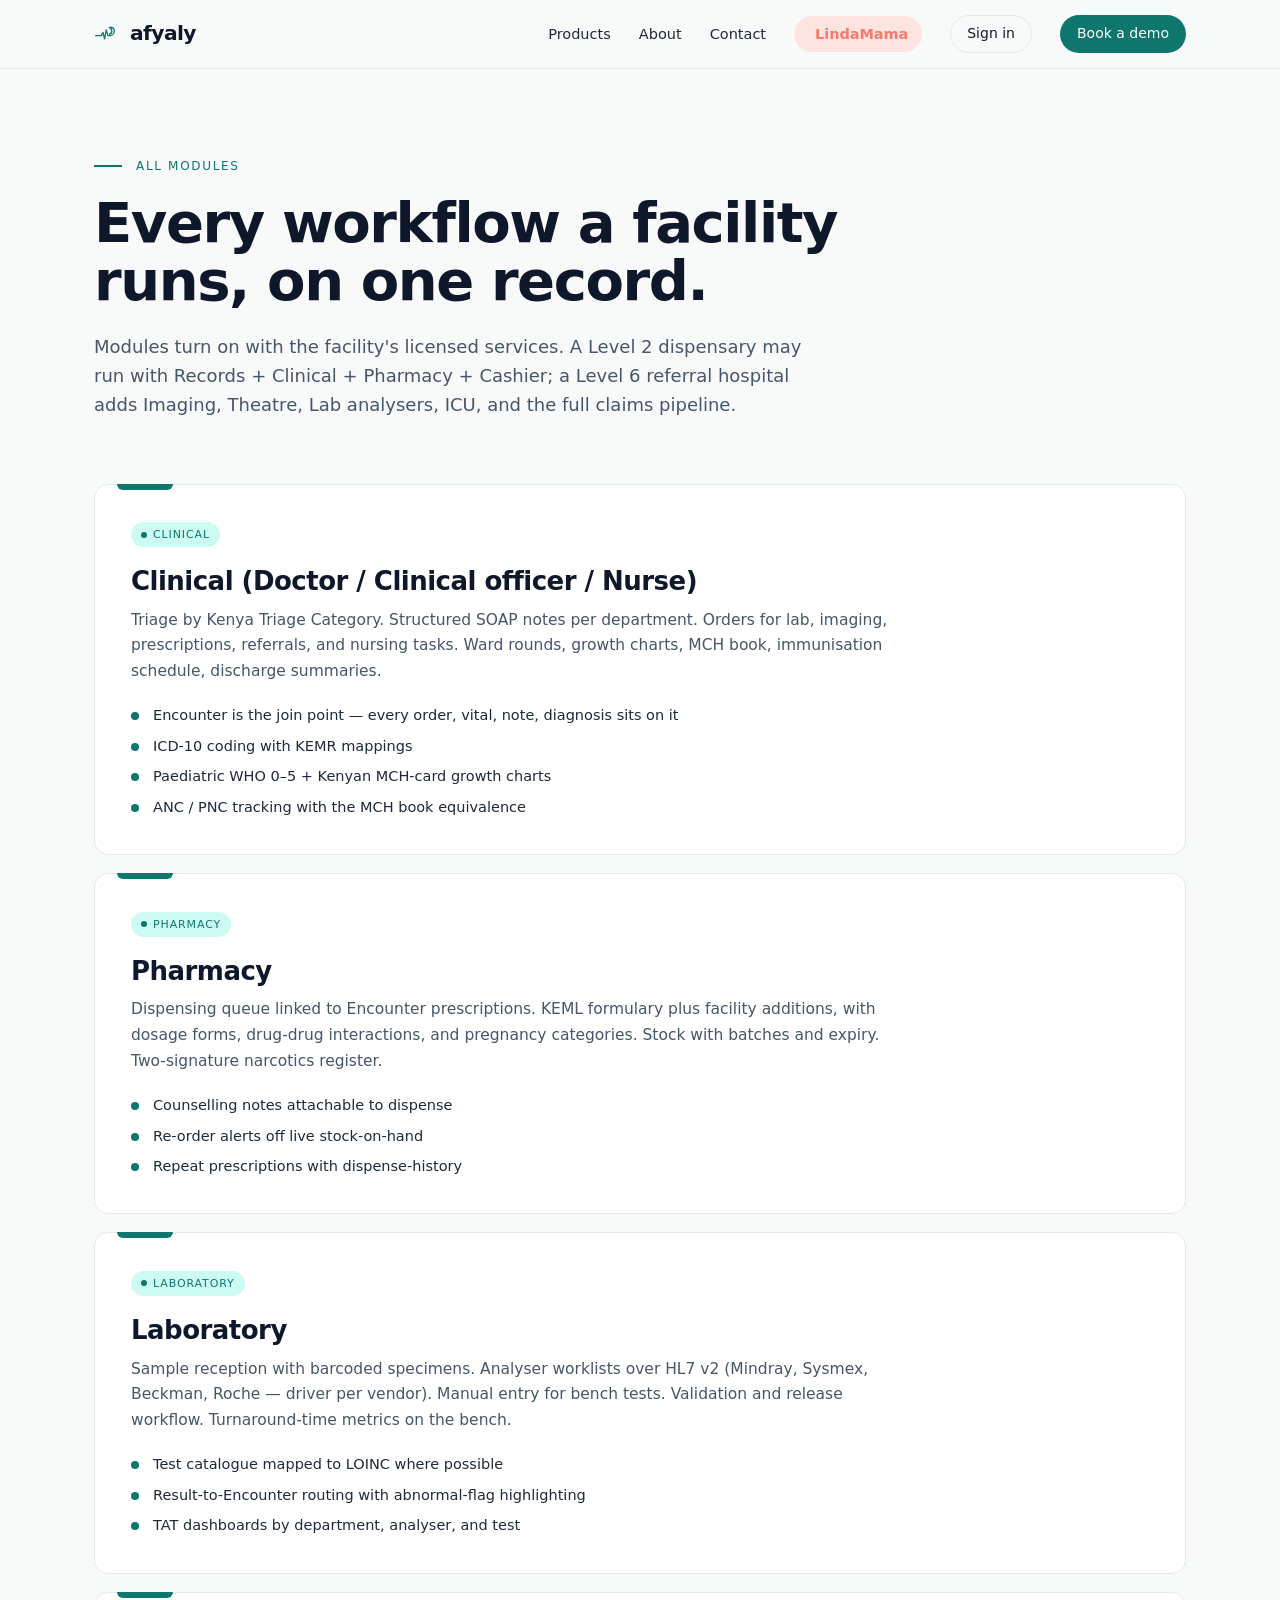
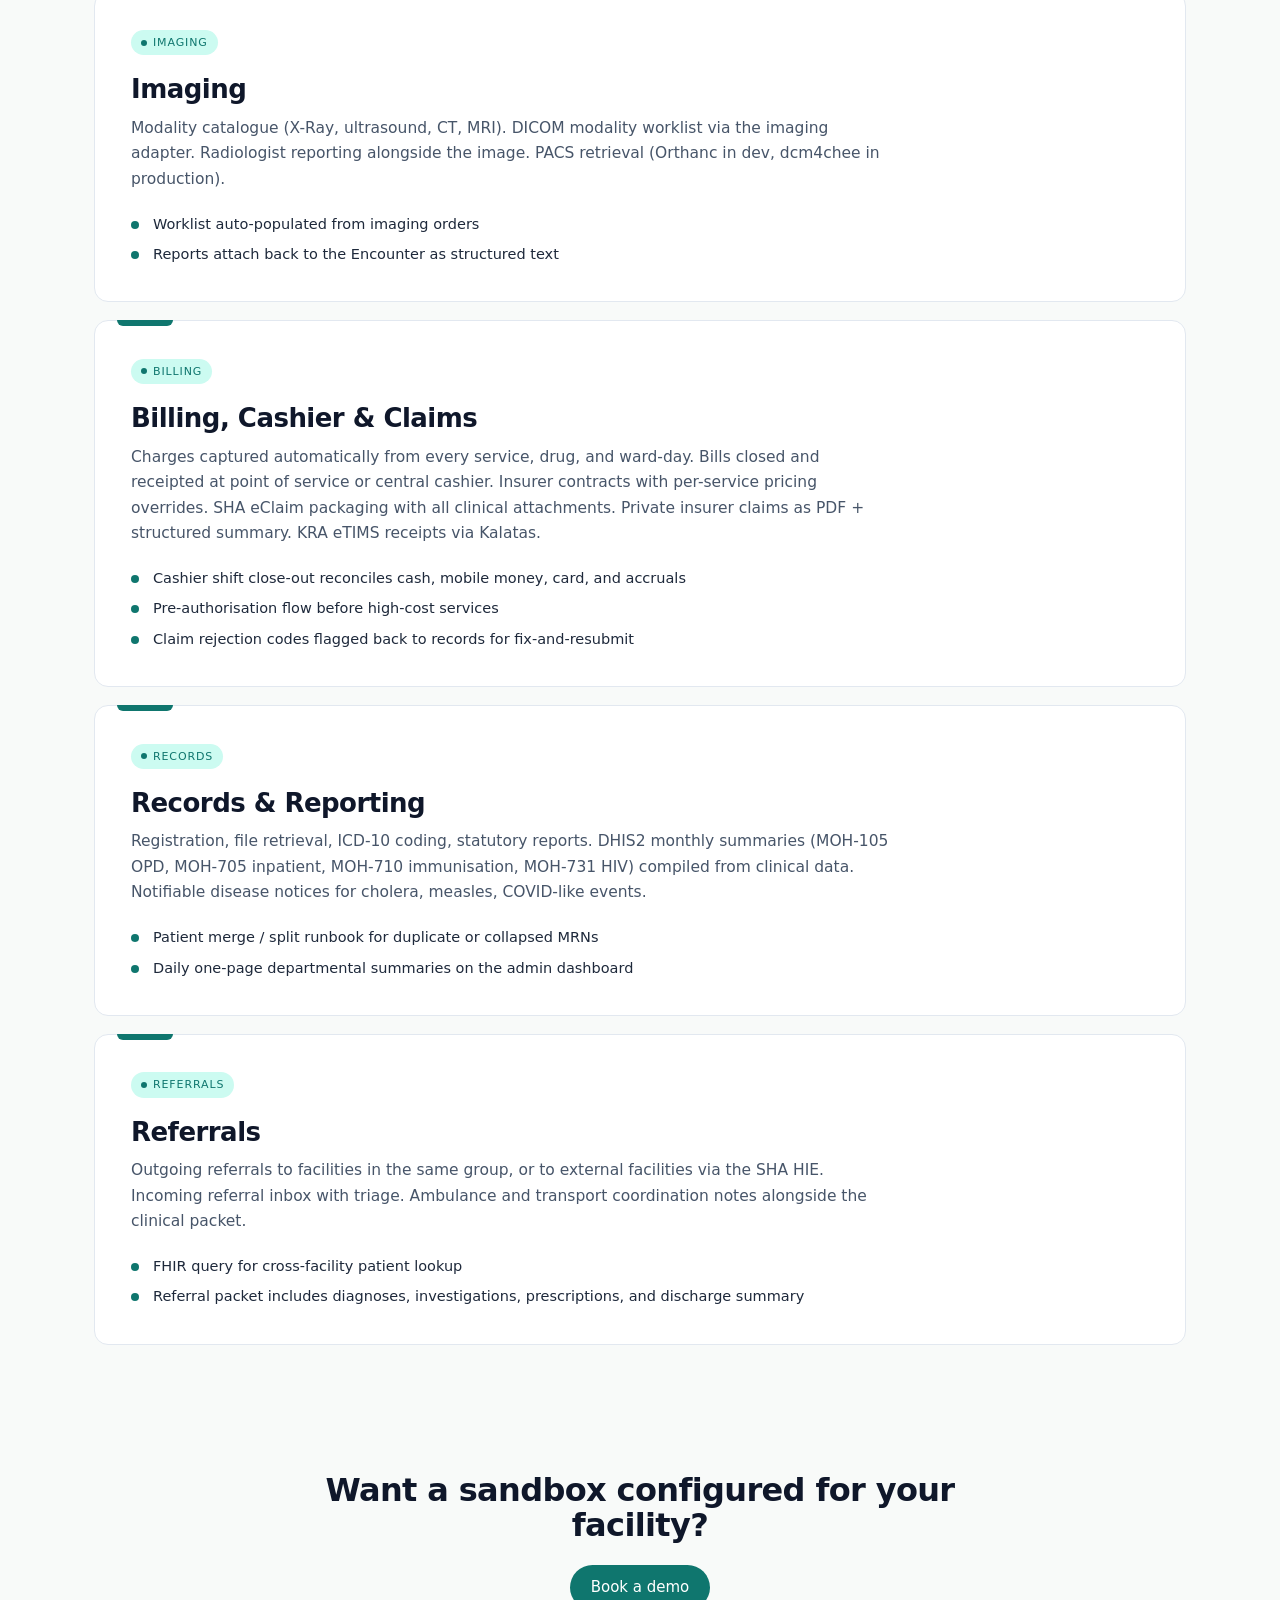
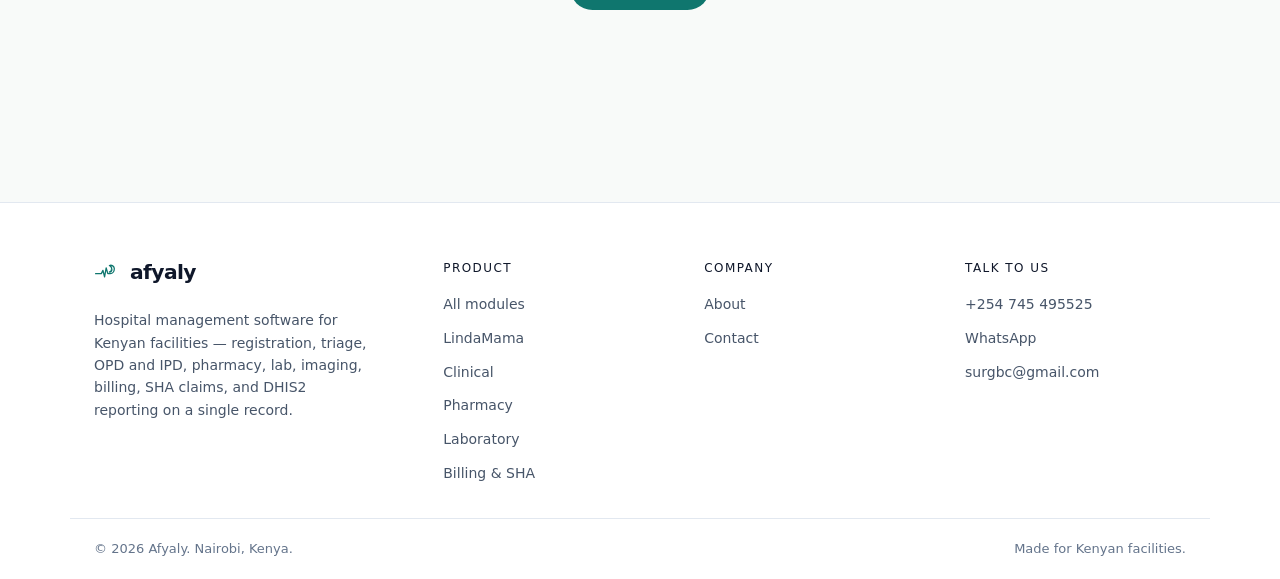
<file: products.html>
<!DOCTYPE html><!--V9jSpm2MRNGv_mnEhCwSp--><html lang="en"><head><meta charSet="utf-8"/><meta name="viewport" content="width=device-width, initial-scale=1"/><link rel="stylesheet" href="/_next/static/chunks/cc5171f6b87834f6.css" data-precedence="next"/><link rel="preload" as="script" fetchPriority="low" href="/_next/static/chunks/5bce68295c7f1f97.js"/><script src="/_next/static/chunks/391b5727e5bc11ec.js" async=""></script><script src="/_next/static/chunks/1c64b19886203277.js" async=""></script><script src="/_next/static/chunks/c44ba29902c6819e.js" async=""></script><script src="/_next/static/chunks/turbopack-5e5e5629a9695c20.js" async=""></script><script src="/_next/static/chunks/1964454f34f3a7ab.js" async=""></script><script src="/_next/static/chunks/6c33792a57a66467.js" async=""></script><script src="/_next/static/chunks/beefb697acdd731a.js" async=""></script><link rel="preload" href="https://api.fontshare.com/v2/css?f[]=general-sans@400,500,600,700&amp;display=swap" as="style"/><link rel="preload" href="https://fonts.googleapis.com/css2?family=Source+Serif+4:ital,opsz,wght@0,8..60,400;0,8..60,500;1,8..60,400&amp;family=JetBrains+Mono:wght@400;500&amp;display=swap" as="style"/><link rel="preconnect" href="https://fonts.googleapis.com"/><link rel="preconnect" href="https://fonts.gstatic.com" crossorigin=""/><meta name="theme-color" content="#0F766E"/><meta name="color-scheme" content="light"/><title>Products · Afyaly</title><meta name="description" content="The Afyaly modules — Clinical, Pharmacy, Lab, Imaging, Cashier, Records, Referrals — and how they share one record."/><meta name="application-name" content="Afyaly"/><link rel="manifest" href="/manifest.json"/><meta name="keywords" content="hospital management software,HMS Kenya,SHA eClaim,DHIS2,KEPH,EMR Kenya,clinic software,pharmacy dispensing,lab information system"/><meta property="og:title" content="Afyaly — One system for the whole hospital."/><meta property="og:description" content="Hospital management software for Kenyan facilities — registration, triage, OPD and IPD, pharmacy, lab, imaging, billing, SHA claims, and DHIS2 reporting on a single record."/><meta property="og:url" content="https://afyaly.cseco.co.ke"/><meta property="og:site_name" content="Afyaly"/><meta property="og:locale" content="en_KE"/><meta property="og:image" content="https://afyaly.cseco.co.ke/og-image.png"/><meta property="og:image:width" content="1200"/><meta property="og:image:height" content="630"/><meta property="og:image:alt" content="Afyaly — One system for the whole hospital."/><meta property="og:type" content="website"/><meta name="twitter:card" content="summary_large_image"/><meta name="twitter:title" content="Afyaly — One system for the whole hospital."/><meta name="twitter:description" content="Hospital management software for Kenyan facilities — registration, triage, OPD and IPD, pharmacy, lab, imaging, billing, SHA claims, and DHIS2 reporting on a single record."/><meta name="twitter:image" content="https://afyaly.cseco.co.ke/og-image.png"/><link rel="icon" href="/favicon.svg" type="image/svg+xml"/><link rel="icon" href="/favicon.png" type="image/png" sizes="32x32"/><link rel="apple-touch-icon" href="/apple-touch-icon.png"/><link href="https://api.fontshare.com/v2/css?f[]=general-sans@400,500,600,700&amp;display=swap" rel="stylesheet"/><link href="https://fonts.googleapis.com/css2?family=Source+Serif+4:ital,opsz,wght@0,8..60,400;0,8..60,500;1,8..60,400&amp;family=JetBrains+Mono:wght@400;500&amp;display=swap" rel="stylesheet"/><script src="/_next/static/chunks/a6dad97d9634a72d.js" noModule=""></script></head><body><div hidden=""><!--$--><!--/$--></div><header style="position:sticky;top:0;z-index:40;background:rgba(248, 250, 249, 0.85);backdrop-filter:saturate(140%) blur(8px);border-bottom:1px solid var(--color-line)"><div class="container-x" style="display:flex;align-items:center;justify-content:space-between;height:68px"><a style="display:inline-flex;align-items:center" href="/"><span class="inline-flex items-center gap-2.5 " aria-label="Afyaly"><svg width="26" height="26" viewBox="0 0 64 64" fill="none" xmlns="http://www.w3.org/2000/svg" role="img" aria-hidden="true"><path d="M4 36 H14 L18 36 L22 28 L26 44 L30 22 L34 36 H40 C46 36 50 30 50 24 C50 18 44 14 38 16 C42 18 44 22 44 26 C44 30 41 32 38 32" stroke="#0F766E" stroke-width="3.2" stroke-linecap="round" stroke-linejoin="round" fill="none"></path><path d="M44 22 L40 30" stroke="#0F766E" stroke-width="2" stroke-linecap="round" opacity="0.55"></path></svg><span class="h-display" style="font-size:20.28px;color:var(--color-ink);letter-spacing:-0.03em;font-weight:600">afyaly</span></span></a><nav style="display:flex;align-items:center;gap:28px;font-size:14.5px"><a style="color:var(--color-ink-soft);font-weight:500" href="/products">Products</a><a style="color:var(--color-ink-soft);font-weight:500" href="/about">About</a><a style="color:var(--color-ink-soft);font-weight:500" href="/contact">Contact</a><a class="nav-lindamama" href="/maternity"><span class="nav-lindamama__dot" aria-hidden="true"></span>LindaMama</a><a href="https://app.afyaly.cseco.co.ke" class="btn btn-ghost" style="padding:7px 16px;font-size:14px">Sign in</a><a class="btn btn-primary" style="padding:7px 16px;font-size:14px" href="/contact">Book a demo</a></nav></div></header><main><section style="padding:88px 0 32px"><div class="container-x"><div class="section-anchor" style="margin-bottom:18px">All modules</div><h1 class="h-display" style="font-size:clamp(36px, 5vw, 56px);max-width:820px">Every workflow a facility runs, on one record.</h1><p class="lede" style="margin-top:22px;max-width:720px">Modules turn on with the facility&#x27;s licensed services. A Level 2 dispensary may run with Records + Clinical + Pharmacy + Cashier; a Level 6 referral hospital adds Imaging, Theatre, Lab analysers, ICU, and the full claims pipeline.</p></div></section><section style="padding:32px 0 96px"><div class="container-x" style="display:flex;flex-direction:column;gap:18px"><article id="clinical" class="pc-card" style="padding:36px"><span class="pc-tag" style="margin-bottom:16px">Clinical</span><h2 class="h-section" style="font-size:26px;margin-top:4px;margin-bottom:12px">Clinical (Doctor / Clinical officer / Nurse)</h2><p style="font-size:15.5px;line-height:1.65;color:var(--color-muted);max-width:760px">Triage by Kenya Triage Category. Structured SOAP notes per department. Orders for lab, imaging, prescriptions, referrals, and nursing tasks. Ward rounds, growth charts, MCH book, immunisation schedule, discharge summaries.</p><ul style="margin-top:20px;display:grid;gap:8px;font-size:14.5px;color:var(--color-ink-soft)"><li style="padding-left:22px;position:relative"><span style="position:absolute;left:0;top:8px;width:8px;height:8px;border-radius:999px;background:var(--color-primary)"></span>Encounter is the join point — every order, vital, note, diagnosis sits on it</li><li style="padding-left:22px;position:relative"><span style="position:absolute;left:0;top:8px;width:8px;height:8px;border-radius:999px;background:var(--color-primary)"></span>ICD-10 coding with KEMR mappings</li><li style="padding-left:22px;position:relative"><span style="position:absolute;left:0;top:8px;width:8px;height:8px;border-radius:999px;background:var(--color-primary)"></span>Paediatric WHO 0–5 + Kenyan MCH-card growth charts</li><li style="padding-left:22px;position:relative"><span style="position:absolute;left:0;top:8px;width:8px;height:8px;border-radius:999px;background:var(--color-primary)"></span>ANC / PNC tracking with the MCH book equivalence</li></ul></article><article id="pharmacy" class="pc-card" style="padding:36px"><span class="pc-tag" style="margin-bottom:16px">Pharmacy</span><h2 class="h-section" style="font-size:26px;margin-top:4px;margin-bottom:12px">Pharmacy</h2><p style="font-size:15.5px;line-height:1.65;color:var(--color-muted);max-width:760px">Dispensing queue linked to Encounter prescriptions. KEML formulary plus facility additions, with dosage forms, drug-drug interactions, and pregnancy categories. Stock with batches and expiry. Two-signature narcotics register.</p><ul style="margin-top:20px;display:grid;gap:8px;font-size:14.5px;color:var(--color-ink-soft)"><li style="padding-left:22px;position:relative"><span style="position:absolute;left:0;top:8px;width:8px;height:8px;border-radius:999px;background:var(--color-primary)"></span>Counselling notes attachable to dispense</li><li style="padding-left:22px;position:relative"><span style="position:absolute;left:0;top:8px;width:8px;height:8px;border-radius:999px;background:var(--color-primary)"></span>Re-order alerts off live stock-on-hand</li><li style="padding-left:22px;position:relative"><span style="position:absolute;left:0;top:8px;width:8px;height:8px;border-radius:999px;background:var(--color-primary)"></span>Repeat prescriptions with dispense-history</li></ul></article><article id="lab" class="pc-card" style="padding:36px"><span class="pc-tag" style="margin-bottom:16px">Laboratory</span><h2 class="h-section" style="font-size:26px;margin-top:4px;margin-bottom:12px">Laboratory</h2><p style="font-size:15.5px;line-height:1.65;color:var(--color-muted);max-width:760px">Sample reception with barcoded specimens. Analyser worklists over HL7 v2 (Mindray, Sysmex, Beckman, Roche — driver per vendor). Manual entry for bench tests. Validation and release workflow. Turnaround-time metrics on the bench.</p><ul style="margin-top:20px;display:grid;gap:8px;font-size:14.5px;color:var(--color-ink-soft)"><li style="padding-left:22px;position:relative"><span style="position:absolute;left:0;top:8px;width:8px;height:8px;border-radius:999px;background:var(--color-primary)"></span>Test catalogue mapped to LOINC where possible</li><li style="padding-left:22px;position:relative"><span style="position:absolute;left:0;top:8px;width:8px;height:8px;border-radius:999px;background:var(--color-primary)"></span>Result-to-Encounter routing with abnormal-flag highlighting</li><li style="padding-left:22px;position:relative"><span style="position:absolute;left:0;top:8px;width:8px;height:8px;border-radius:999px;background:var(--color-primary)"></span>TAT dashboards by department, analyser, and test</li></ul></article><article id="imaging" class="pc-card" style="padding:36px"><span class="pc-tag" style="margin-bottom:16px">Imaging</span><h2 class="h-section" style="font-size:26px;margin-top:4px;margin-bottom:12px">Imaging</h2><p style="font-size:15.5px;line-height:1.65;color:var(--color-muted);max-width:760px">Modality catalogue (X-Ray, ultrasound, CT, MRI). DICOM modality worklist via the imaging adapter. Radiologist reporting alongside the image. PACS retrieval (Orthanc in dev, dcm4chee in production).</p><ul style="margin-top:20px;display:grid;gap:8px;font-size:14.5px;color:var(--color-ink-soft)"><li style="padding-left:22px;position:relative"><span style="position:absolute;left:0;top:8px;width:8px;height:8px;border-radius:999px;background:var(--color-primary)"></span>Worklist auto-populated from imaging orders</li><li style="padding-left:22px;position:relative"><span style="position:absolute;left:0;top:8px;width:8px;height:8px;border-radius:999px;background:var(--color-primary)"></span>Reports attach back to the Encounter as structured text</li></ul></article><article id="billing" class="pc-card" style="padding:36px"><span class="pc-tag" style="margin-bottom:16px">Billing</span><h2 class="h-section" style="font-size:26px;margin-top:4px;margin-bottom:12px">Billing, Cashier &amp; Claims</h2><p style="font-size:15.5px;line-height:1.65;color:var(--color-muted);max-width:760px">Charges captured automatically from every service, drug, and ward-day. Bills closed and receipted at point of service or central cashier. Insurer contracts with per-service pricing overrides. SHA eClaim packaging with all clinical attachments. Private insurer claims as PDF + structured summary. KRA eTIMS receipts via Kalatas.</p><ul style="margin-top:20px;display:grid;gap:8px;font-size:14.5px;color:var(--color-ink-soft)"><li style="padding-left:22px;position:relative"><span style="position:absolute;left:0;top:8px;width:8px;height:8px;border-radius:999px;background:var(--color-primary)"></span>Cashier shift close-out reconciles cash, mobile money, card, and accruals</li><li style="padding-left:22px;position:relative"><span style="position:absolute;left:0;top:8px;width:8px;height:8px;border-radius:999px;background:var(--color-primary)"></span>Pre-authorisation flow before high-cost services</li><li style="padding-left:22px;position:relative"><span style="position:absolute;left:0;top:8px;width:8px;height:8px;border-radius:999px;background:var(--color-primary)"></span>Claim rejection codes flagged back to records for fix-and-resubmit</li></ul></article><article id="records" class="pc-card" style="padding:36px"><span class="pc-tag" style="margin-bottom:16px">Records</span><h2 class="h-section" style="font-size:26px;margin-top:4px;margin-bottom:12px">Records &amp; Reporting</h2><p style="font-size:15.5px;line-height:1.65;color:var(--color-muted);max-width:760px">Registration, file retrieval, ICD-10 coding, statutory reports. DHIS2 monthly summaries (MOH-105 OPD, MOH-705 inpatient, MOH-710 immunisation, MOH-731 HIV) compiled from clinical data. Notifiable disease notices for cholera, measles, COVID-like events.</p><ul style="margin-top:20px;display:grid;gap:8px;font-size:14.5px;color:var(--color-ink-soft)"><li style="padding-left:22px;position:relative"><span style="position:absolute;left:0;top:8px;width:8px;height:8px;border-radius:999px;background:var(--color-primary)"></span>Patient merge / split runbook for duplicate or collapsed MRNs</li><li style="padding-left:22px;position:relative"><span style="position:absolute;left:0;top:8px;width:8px;height:8px;border-radius:999px;background:var(--color-primary)"></span>Daily one-page departmental summaries on the admin dashboard</li></ul></article><article id="referrals" class="pc-card" style="padding:36px"><span class="pc-tag" style="margin-bottom:16px">Referrals</span><h2 class="h-section" style="font-size:26px;margin-top:4px;margin-bottom:12px">Referrals</h2><p style="font-size:15.5px;line-height:1.65;color:var(--color-muted);max-width:760px">Outgoing referrals to facilities in the same group, or to external facilities via the SHA HIE. Incoming referral inbox with triage. Ambulance and transport coordination notes alongside the clinical packet.</p><ul style="margin-top:20px;display:grid;gap:8px;font-size:14.5px;color:var(--color-ink-soft)"><li style="padding-left:22px;position:relative"><span style="position:absolute;left:0;top:8px;width:8px;height:8px;border-radius:999px;background:var(--color-primary)"></span>FHIR query for cross-facility patient lookup</li><li style="padding-left:22px;position:relative"><span style="position:absolute;left:0;top:8px;width:8px;height:8px;border-radius:999px;background:var(--color-primary)"></span>Referral packet includes diagnoses, investigations, prescriptions, and discharge summary</li></ul></article></div></section><section style="padding:32px 0 96px"><div class="container-x" style="text-align:center"><h2 class="h-section" style="font-size:32px;max-width:680px;margin:0 auto">Want a sandbox configured for your facility?</h2><div style="margin-top:22px"><a class="btn btn-primary" href="/contact">Book a demo</a></div></div></section><!--$--><!--/$--></main><footer style="background:#fff;border-top:1px solid var(--color-line);margin-top:96px"><div class="container-x" style="padding:56px 24px 32px;display:grid;grid-template-columns:1.4fr 1fr 1fr 1fr;gap:40px"><div><span class="inline-flex items-center gap-2.5 " aria-label="Afyaly"><svg width="26" height="26" viewBox="0 0 64 64" fill="none" xmlns="http://www.w3.org/2000/svg" role="img" aria-hidden="true"><path d="M4 36 H14 L18 36 L22 28 L26 44 L30 22 L34 36 H40 C46 36 50 30 50 24 C50 18 44 14 38 16 C42 18 44 22 44 26 C44 30 41 32 38 32" stroke="#0F766E" stroke-width="3.2" stroke-linecap="round" stroke-linejoin="round" fill="none"></path><path d="M44 22 L40 30" stroke="#0F766E" stroke-width="2" stroke-linecap="round" opacity="0.55"></path></svg><span class="h-display" style="font-size:20.28px;color:var(--color-ink);letter-spacing:-0.03em;font-weight:600">afyaly</span></span><p style="margin-top:16px;font-size:14px;line-height:1.6;color:var(--color-muted);max-width:280px">Hospital management software for Kenyan facilities — registration, triage, OPD and IPD, pharmacy, lab, imaging, billing, SHA claims, and DHIS2 reporting on a single record.</p></div><div><div style="font-size:12px;font-weight:500;letter-spacing:0.12em;text-transform:uppercase;color:var(--color-ink);margin-bottom:14px">Product</div><ul style="display:flex;flex-direction:column;gap:9px"><li><a style="color:var(--color-muted);font-size:14px" href="/products">All modules</a></li><li><a style="color:var(--color-muted);font-size:14px" href="/maternity">LindaMama</a></li><li><a style="color:var(--color-muted);font-size:14px" href="/products#clinical">Clinical</a></li><li><a style="color:var(--color-muted);font-size:14px" href="/products#pharmacy">Pharmacy</a></li><li><a style="color:var(--color-muted);font-size:14px" href="/products#lab">Laboratory</a></li><li><a style="color:var(--color-muted);font-size:14px" href="/products#billing">Billing &amp; SHA</a></li></ul></div><div><div style="font-size:12px;font-weight:500;letter-spacing:0.12em;text-transform:uppercase;color:var(--color-ink);margin-bottom:14px">Company</div><ul style="display:flex;flex-direction:column;gap:9px"><li><a style="color:var(--color-muted);font-size:14px" href="/about">About</a></li><li><a style="color:var(--color-muted);font-size:14px" href="/contact">Contact</a></li></ul></div><div><div style="font-size:12px;font-weight:500;letter-spacing:0.12em;text-transform:uppercase;color:var(--color-ink);margin-bottom:14px">Talk to us</div><ul style="display:flex;flex-direction:column;gap:9px"><li><a href="tel:+254745495525" style="color:var(--color-muted);font-size:14px">+254 745 495525</a></li><li><a href="https://wa.me/254745495525" style="color:var(--color-muted);font-size:14px">WhatsApp</a></li><li><a href="mailto:surgbc@gmail.com" style="color:var(--color-muted);font-size:14px">surgbc@gmail.com</a></li></ul></div></div><div class="container-x" style="padding:20px 24px;border-top:1px solid var(--color-line);display:flex;justify-content:space-between;align-items:center;font-size:13px;color:var(--color-muted-2)"><span>© <!-- -->2026<!-- --> <!-- -->Afyaly<!-- -->. <!-- -->Nairobi, Kenya<!-- -->.</span><span>Made for Kenyan facilities.</span></div></footer><script src="/_next/static/chunks/5bce68295c7f1f97.js" id="_R_" async=""></script><script>(self.__next_f=self.__next_f||[]).push([0])</script><script>self.__next_f.push([1,"1:\"$Sreact.fragment\"\n2:I[74426,[\"/_next/static/chunks/1964454f34f3a7ab.js\"],\"\"]\n3:I[92322,[\"/_next/static/chunks/6c33792a57a66467.js\",\"/_next/static/chunks/beefb697acdd731a.js\"],\"default\"]\n4:I[81409,[\"/_next/static/chunks/6c33792a57a66467.js\",\"/_next/static/chunks/beefb697acdd731a.js\"],\"default\"]\na:I[60374,[\"/_next/static/chunks/6c33792a57a66467.js\",\"/_next/static/chunks/beefb697acdd731a.js\"],\"default\"]\n:HL[\"/_next/static/chunks/cc5171f6b87834f6.css\",\"style\"]\n:HL[\"https://api.fontshare.com/v2/css?f[]=general-sans@400,500,600,700\u0026display=swap\",\"style\"]\n:HL[\"https://fonts.googleapis.com/css2?family=Source+Serif+4:ital,opsz,wght@0,8..60,400;0,8..60,500;1,8..60,400\u0026family=JetBrains+Mono:wght@400;500\u0026display=swap\",\"style\"]\n"])</script><script>self.__next_f.push([1,"0:{\"P\":null,\"b\":\"V9jSpm2MRNGv_mnEhCwSp\",\"c\":[\"\",\"products\"],\"q\":\"\",\"i\":false,\"f\":[[[\"\",{\"children\":[\"products\",{\"children\":[\"__PAGE__\",{}]}]},\"$undefined\",\"$undefined\",true],[[\"$\",\"$1\",\"c\",{\"children\":[[[\"$\",\"link\",\"0\",{\"rel\":\"stylesheet\",\"href\":\"/_next/static/chunks/cc5171f6b87834f6.css\",\"precedence\":\"next\",\"crossOrigin\":\"$undefined\",\"nonce\":\"$undefined\"}],[\"$\",\"script\",\"script-0\",{\"src\":\"/_next/static/chunks/1964454f34f3a7ab.js\",\"async\":true,\"nonce\":\"$undefined\"}]],[\"$\",\"html\",null,{\"lang\":\"en\",\"children\":[[\"$\",\"head\",null,{\"children\":[[\"$\",\"link\",null,{\"rel\":\"preconnect\",\"href\":\"https://fonts.googleapis.com\"}],[\"$\",\"link\",null,{\"rel\":\"preconnect\",\"href\":\"https://fonts.gstatic.com\",\"crossOrigin\":\"\"}],[\"$\",\"link\",null,{\"href\":\"https://api.fontshare.com/v2/css?f[]=general-sans@400,500,600,700\u0026display=swap\",\"rel\":\"stylesheet\"}],[\"$\",\"link\",null,{\"href\":\"https://fonts.googleapis.com/css2?family=Source+Serif+4:ital,opsz,wght@0,8..60,400;0,8..60,500;1,8..60,400\u0026family=JetBrains+Mono:wght@400;500\u0026display=swap\",\"rel\":\"stylesheet\"}]]}],[\"$\",\"body\",null,{\"children\":[[\"$\",\"header\",null,{\"style\":{\"position\":\"sticky\",\"top\":0,\"zIndex\":40,\"background\":\"rgba(248, 250, 249, 0.85)\",\"backdropFilter\":\"saturate(140%) blur(8px)\",\"borderBottom\":\"1px solid var(--color-line)\"},\"children\":[\"$\",\"div\",null,{\"className\":\"container-x\",\"style\":{\"display\":\"flex\",\"alignItems\":\"center\",\"justifyContent\":\"space-between\",\"height\":68},\"children\":[[\"$\",\"$L2\",null,{\"href\":\"/\",\"style\":{\"display\":\"inline-flex\",\"alignItems\":\"center\"},\"children\":[\"$\",\"span\",null,{\"className\":\"inline-flex items-center gap-2.5 \",\"aria-label\":\"Afyaly\",\"children\":[[\"$\",\"svg\",null,{\"width\":26,\"height\":26,\"viewBox\":\"0 0 64 64\",\"fill\":\"none\",\"xmlns\":\"http://www.w3.org/2000/svg\",\"role\":\"img\",\"aria-hidden\":\"true\",\"children\":[[\"$\",\"path\",null,{\"d\":\"M4 36 H14 L18 36 L22 28 L26 44 L30 22 L34 36 H40 C46 36 50 30 50 24 C50 18 44 14 38 16 C42 18 44 22 44 26 C44 30 41 32 38 32\",\"stroke\":\"#0F766E\",\"strokeWidth\":\"3.2\",\"strokeLinecap\":\"round\",\"strokeLinejoin\":\"round\",\"fill\":\"none\"}],[\"$\",\"path\",null,{\"d\":\"M44 22 L40 30\",\"stroke\":\"#0F766E\",\"strokeWidth\":\"2\",\"strokeLinecap\":\"round\",\"opacity\":\"0.55\"}]]}],[\"$\",\"span\",null,{\"className\":\"h-display\",\"style\":{\"fontSize\":20.28,\"color\":\"var(--color-ink)\",\"letterSpacing\":\"-0.03em\",\"fontWeight\":600},\"children\":\"afyaly\"}]]}]}],[\"$\",\"nav\",null,{\"style\":{\"display\":\"flex\",\"alignItems\":\"center\",\"gap\":28,\"fontSize\":14.5},\"children\":[[[\"$\",\"$L2\",\"/products\",{\"href\":\"/products\",\"style\":{\"color\":\"var(--color-ink-soft)\",\"fontWeight\":500},\"children\":\"Products\"}],[\"$\",\"$L2\",\"/about\",{\"href\":\"/about\",\"style\":{\"color\":\"var(--color-ink-soft)\",\"fontWeight\":500},\"children\":\"About\"}],[\"$\",\"$L2\",\"/contact\",{\"href\":\"/contact\",\"style\":{\"color\":\"var(--color-ink-soft)\",\"fontWeight\":500},\"children\":\"Contact\"}]],[\"$\",\"$L2\",null,{\"href\":\"/maternity\",\"className\":\"nav-lindamama\",\"children\":[[\"$\",\"span\",null,{\"className\":\"nav-lindamama__dot\",\"aria-hidden\":\"true\"}],\"LindaMama\"]}],[\"$\",\"a\",null,{\"href\":\"https://app.afyaly.cseco.co.ke\",\"className\":\"btn btn-ghost\",\"style\":{\"padding\":\"7px 16px\",\"fontSize\":14},\"children\":\"Sign in\"}],[\"$\",\"$L2\",null,{\"href\":\"/contact\",\"className\":\"btn btn-primary\",\"style\":{\"padding\":\"7px 16px\",\"fontSize\":14},\"children\":\"Book a demo\"}]]}]]}]}],[\"$\",\"main\",null,{\"children\":[\"$\",\"$L3\",null,{\"parallelRouterKey\":\"children\",\"error\":\"$undefined\",\"errorStyles\":\"$undefined\",\"errorScripts\":\"$undefined\",\"template\":[\"$\",\"$L4\",null,{}],\"templateStyles\":\"$undefined\",\"templateScripts\":\"$undefined\",\"notFound\":[[[\"$\",\"title\",null,{\"children\":\"404: This page could not be found.\"}],[\"$\",\"div\",null,{\"style\":{\"fontFamily\":\"system-ui,\\\"Segoe UI\\\",Roboto,Helvetica,Arial,sans-serif,\\\"Apple Color Emoji\\\",\\\"Segoe UI Emoji\\\"\",\"height\":\"100vh\",\"textAlign\":\"center\",\"display\":\"flex\",\"flexDirection\":\"column\",\"alignItems\":\"center\",\"justifyContent\":\"center\"},\"children\":[\"$\",\"div\",null,{\"children\":[[\"$\",\"style\",null,{\"dangerouslySetInnerHTML\":{\"__html\":\"body{color:#000;background:#fff;margin:0}.next-error-h1{border-right:1px solid rgba(0,0,0,.3)}@media (prefers-color-scheme:dark){body{color:#fff;background:#000}.next-error-h1{border-right:1px solid rgba(255,255,255,.3)}}\"}}],[\"$\",\"h1\",null,{\"className\":\"next-error-h1\",\"style\":{\"display\":\"inline-block\",\"margin\":\"0 20px 0 0\",\"padding\":\"0 23px 0 0\",\"fontSize\":24,\"fontWeight\":500,\"verticalAlign\":\"top\",\"lineHeight\":\"49px\"},\"children\":404}],[\"$\",\"div\",null,{\"style\":{\"display\":\"inline-block\"},\"children\":[\"$\",\"h2\",null,{\"style\":{\"fontSize\":14,\"fontWeight\":400,\"lineHeight\":\"49px\",\"margin\":0},\"children\":\"This page could not be found.\"}]}]]}]}]],[]],\"forbidden\":\"$undefined\",\"unauthorized\":\"$undefined\"}]}],[\"$\",\"footer\",null,{\"style\":{\"background\":\"#fff\",\"borderTop\":\"1px solid var(--color-line)\",\"marginTop\":96},\"children\":[\"$L5\",\"$L6\"]}]]}]]}]]}],{\"children\":[\"$L7\",{\"children\":[\"$L8\",{},null,false,false]},null,false,false]},null,false,false],\"$L9\",false]],\"m\":\"$undefined\",\"G\":[\"$a\",[]],\"S\":true}\n"])</script><script>self.__next_f.push([1,"13:I[19091,[\"/_next/static/chunks/6c33792a57a66467.js\",\"/_next/static/chunks/beefb697acdd731a.js\"],\"ViewportBoundary\"]\n15:I[19091,[\"/_next/static/chunks/6c33792a57a66467.js\",\"/_next/static/chunks/beefb697acdd731a.js\"],\"MetadataBoundary\"]\n16:\"$Sreact.suspense\"\n"])</script><script>self.__next_f.push([1,"5:[\"$\",\"div\",null,{\"className\":\"container-x\",\"style\":{\"padding\":\"56px 24px 32px\",\"display\":\"grid\",\"gridTemplateColumns\":\"1.4fr 1fr 1fr 1fr\",\"gap\":40},\"children\":[[\"$\",\"div\",null,{\"children\":[[\"$\",\"span\",null,{\"className\":\"inline-flex items-center gap-2.5 \",\"aria-label\":\"Afyaly\",\"children\":[[\"$\",\"svg\",null,{\"width\":26,\"height\":26,\"viewBox\":\"0 0 64 64\",\"fill\":\"none\",\"xmlns\":\"http://www.w3.org/2000/svg\",\"role\":\"img\",\"aria-hidden\":\"true\",\"children\":[[\"$\",\"path\",null,{\"d\":\"M4 36 H14 L18 36 L22 28 L26 44 L30 22 L34 36 H40 C46 36 50 30 50 24 C50 18 44 14 38 16 C42 18 44 22 44 26 C44 30 41 32 38 32\",\"stroke\":\"#0F766E\",\"strokeWidth\":\"3.2\",\"strokeLinecap\":\"round\",\"strokeLinejoin\":\"round\",\"fill\":\"none\"}],[\"$\",\"path\",null,{\"d\":\"M44 22 L40 30\",\"stroke\":\"#0F766E\",\"strokeWidth\":\"2\",\"strokeLinecap\":\"round\",\"opacity\":\"0.55\"}]]}],[\"$\",\"span\",null,{\"className\":\"h-display\",\"style\":{\"fontSize\":20.28,\"color\":\"var(--color-ink)\",\"letterSpacing\":\"-0.03em\",\"fontWeight\":600},\"children\":\"afyaly\"}]]}],[\"$\",\"p\",null,{\"style\":{\"marginTop\":16,\"fontSize\":14,\"lineHeight\":1.6,\"color\":\"var(--color-muted)\",\"maxWidth\":280},\"children\":\"Hospital management software for Kenyan facilities — registration, triage, OPD and IPD, pharmacy, lab, imaging, billing, SHA claims, and DHIS2 reporting on a single record.\"}]]}],[\"$\",\"div\",null,{\"children\":[[\"$\",\"div\",null,{\"style\":{\"fontSize\":12,\"fontWeight\":500,\"letterSpacing\":\"0.12em\",\"textTransform\":\"uppercase\",\"color\":\"var(--color-ink)\",\"marginBottom\":14},\"children\":\"Product\"}],[\"$\",\"ul\",null,{\"style\":{\"display\":\"flex\",\"flexDirection\":\"column\",\"gap\":9},\"children\":[[\"$\",\"li\",\"/productsAll modules\",{\"children\":[\"$\",\"$L2\",null,{\"href\":\"/products\",\"style\":{\"color\":\"var(--color-muted)\",\"fontSize\":14},\"children\":\"All modules\"}]}],[\"$\",\"li\",\"/maternityLindaMama\",{\"children\":[\"$\",\"$L2\",null,{\"href\":\"/maternity\",\"style\":{\"color\":\"var(--color-muted)\",\"fontSize\":14},\"children\":\"LindaMama\"}]}],[\"$\",\"li\",\"/products#clinicalClinical\",{\"children\":[\"$\",\"$L2\",null,{\"href\":\"/products#clinical\",\"style\":{\"color\":\"var(--color-muted)\",\"fontSize\":14},\"children\":\"Clinical\"}]}],[\"$\",\"li\",\"/products#pharmacyPharmacy\",{\"children\":[\"$\",\"$L2\",null,{\"href\":\"/products#pharmacy\",\"style\":{\"color\":\"var(--color-muted)\",\"fontSize\":14},\"children\":\"Pharmacy\"}]}],[\"$\",\"li\",\"/products#labLaboratory\",{\"children\":[\"$\",\"$L2\",null,{\"href\":\"/products#lab\",\"style\":{\"color\":\"var(--color-muted)\",\"fontSize\":14},\"children\":\"Laboratory\"}]}],[\"$\",\"li\",\"/products#billingBilling \u0026 SHA\",{\"children\":[\"$\",\"$L2\",null,{\"href\":\"/products#billing\",\"style\":{\"color\":\"var(--color-muted)\",\"fontSize\":14},\"children\":\"Billing \u0026 SHA\"}]}]]}]]}],[\"$\",\"div\",null,{\"children\":[[\"$\",\"div\",null,{\"style\":{\"fontSize\":12,\"fontWeight\":500,\"letterSpacing\":\"0.12em\",\"textTransform\":\"uppercase\",\"color\":\"var(--color-ink)\",\"marginBottom\":14},\"children\":\"Company\"}],[\"$\",\"ul\",null,{\"style\":{\"display\":\"flex\",\"flexDirection\":\"column\",\"gap\":9},\"children\":[[\"$\",\"li\",\"/aboutAbout\",{\"children\":[\"$\",\"$L2\",null,{\"href\":\"/about\",\"style\":{\"color\":\"var(--color-muted)\",\"fontSize\":14},\"children\":\"About\"}]}],[\"$\",\"li\",\"/contactContact\",{\"children\":[\"$\",\"$L2\",null,{\"href\":\"/contact\",\"style\":{\"color\":\"var(--color-muted)\",\"fontSize\":14},\"children\":\"Contact\"}]}]]}]]}],[\"$\",\"div\",null,{\"children\":[[\"$\",\"div\",null,{\"style\":{\"fontSize\":12,\"fontWeight\":500,\"letterSpacing\":\"0.12em\",\"textTransform\":\"uppercase\",\"color\":\"var(--color-ink)\",\"marginBottom\":14},\"children\":\"Talk to us\"}],[\"$\",\"ul\",null,{\"style\":{\"display\":\"flex\",\"flexDirection\":\"column\",\"gap\":9},\"children\":[[\"$\",\"li\",\"tel:+254745495525+254 745 495525\",{\"children\":[\"$\",\"a\",null,{\"href\":\"tel:+254745495525\",\"style\":{\"color\":\"var(--color-muted)\",\"fontSize\":14},\"children\":\"+254 745 495525\"}]}],[\"$\",\"li\",\"https://wa.me/254745495525WhatsApp\",{\"children\":[\"$\",\"a\",null,{\"href\":\"https://wa.me/254745495525\",\"style\":{\"color\":\"var(--color-muted)\",\"fontSize\":14},\"children\":\"WhatsApp\"}]}],[\"$\",\"li\",\"mailto:surgbc@gmail.comsurgbc@gmail.com\",{\"children\":[\"$\",\"a\",null,{\"href\":\"mailto:surgbc@gmail.com\",\"style\":{\"color\":\"var(--color-muted)\",\"fontSize\":14},\"children\":\"surgbc@gmail.com\"}]}]]}]]}]]}]\n"])</script><script>self.__next_f.push([1,"6:[\"$\",\"div\",null,{\"className\":\"container-x\",\"style\":{\"padding\":\"20px 24px\",\"borderTop\":\"1px solid var(--color-line)\",\"display\":\"flex\",\"justifyContent\":\"space-between\",\"alignItems\":\"center\",\"fontSize\":13,\"color\":\"var(--color-muted-2)\"},\"children\":[[\"$\",\"span\",null,{\"children\":[\"© \",2026,\" \",\"Afyaly\",\". \",\"Nairobi, Kenya\",\".\"]}],[\"$\",\"span\",null,{\"children\":\"Made for Kenyan facilities.\"}]]}]\n7:[\"$\",\"$1\",\"c\",{\"children\":[null,[\"$\",\"$L3\",null,{\"parallelRouterKey\":\"children\",\"error\":\"$undefined\",\"errorStyles\":\"$undefined\",\"errorScripts\":\"$undefined\",\"template\":[\"$\",\"$L4\",null,{}],\"templateStyles\":\"$undefined\",\"templateScripts\":\"$undefined\",\"notFound\":\"$undefined\",\"forbidden\":\"$undefined\",\"unauthorized\":\"$undefined\"}]]}]\n"])</script><script>self.__next_f.push([1,"8:[\"$\",\"$1\",\"c\",{\"children\":[[[\"$\",\"section\",null,{\"style\":{\"padding\":\"88px 0 32px\"},\"children\":[\"$\",\"div\",null,{\"className\":\"container-x\",\"children\":[[\"$\",\"div\",null,{\"className\":\"section-anchor\",\"style\":{\"marginBottom\":18},\"children\":\"All modules\"}],[\"$\",\"h1\",null,{\"className\":\"h-display\",\"style\":{\"fontSize\":\"clamp(36px, 5vw, 56px)\",\"maxWidth\":820},\"children\":\"Every workflow a facility runs, on one record.\"}],[\"$\",\"p\",null,{\"className\":\"lede\",\"style\":{\"marginTop\":22,\"maxWidth\":720},\"children\":\"Modules turn on with the facility's licensed services. A Level 2 dispensary may run with Records + Clinical + Pharmacy + Cashier; a Level 6 referral hospital adds Imaging, Theatre, Lab analysers, ICU, and the full claims pipeline.\"}]]}]}],[\"$\",\"section\",null,{\"style\":{\"padding\":\"32px 0 96px\"},\"children\":[\"$\",\"div\",null,{\"className\":\"container-x\",\"style\":{\"display\":\"flex\",\"flexDirection\":\"column\",\"gap\":18},\"children\":[[\"$\",\"article\",\"clinical\",{\"id\":\"clinical\",\"className\":\"pc-card\",\"style\":{\"padding\":36},\"children\":[[\"$\",\"span\",null,{\"className\":\"pc-tag\",\"style\":{\"marginBottom\":16},\"children\":\"Clinical\"}],[\"$\",\"h2\",null,{\"className\":\"h-section\",\"style\":{\"fontSize\":26,\"marginTop\":4,\"marginBottom\":12},\"children\":\"Clinical (Doctor / Clinical officer / Nurse)\"}],[\"$\",\"p\",null,{\"style\":{\"fontSize\":15.5,\"lineHeight\":1.65,\"color\":\"var(--color-muted)\",\"maxWidth\":760},\"children\":\"Triage by Kenya Triage Category. Structured SOAP notes per department. Orders for lab, imaging, prescriptions, referrals, and nursing tasks. Ward rounds, growth charts, MCH book, immunisation schedule, discharge summaries.\"}],[\"$\",\"ul\",null,{\"style\":{\"marginTop\":20,\"display\":\"grid\",\"gap\":8,\"fontSize\":14.5,\"color\":\"var(--color-ink-soft)\"},\"children\":[[\"$\",\"li\",\"Encounter is the join point — every order, vital, note, diagnosis sits on it\",{\"style\":{\"paddingLeft\":22,\"position\":\"relative\"},\"children\":[[\"$\",\"span\",null,{\"style\":{\"position\":\"absolute\",\"left\":0,\"top\":8,\"width\":8,\"height\":8,\"borderRadius\":999,\"background\":\"var(--color-primary)\"}}],\"Encounter is the join point — every order, vital, note, diagnosis sits on it\"]}],[\"$\",\"li\",\"ICD-10 coding with KEMR mappings\",{\"style\":{\"paddingLeft\":22,\"position\":\"relative\"},\"children\":[[\"$\",\"span\",null,{\"style\":{\"position\":\"absolute\",\"left\":0,\"top\":8,\"width\":8,\"height\":8,\"borderRadius\":999,\"background\":\"var(--color-primary)\"}}],\"ICD-10 coding with KEMR mappings\"]}],[\"$\",\"li\",\"Paediatric WHO 0–5 + Kenyan MCH-card growth charts\",{\"style\":{\"paddingLeft\":22,\"position\":\"relative\"},\"children\":[[\"$\",\"span\",null,{\"style\":{\"position\":\"absolute\",\"left\":0,\"top\":8,\"width\":8,\"height\":8,\"borderRadius\":999,\"background\":\"var(--color-primary)\"}}],\"Paediatric WHO 0–5 + Kenyan MCH-card growth charts\"]}],[\"$\",\"li\",\"ANC / PNC tracking with the MCH book equivalence\",{\"style\":{\"paddingLeft\":22,\"position\":\"relative\"},\"children\":[[\"$\",\"span\",null,{\"style\":{\"position\":\"absolute\",\"left\":0,\"top\":8,\"width\":8,\"height\":8,\"borderRadius\":999,\"background\":\"var(--color-primary)\"}}],\"ANC / PNC tracking with the MCH book equivalence\"]}]]}]]}],[\"$\",\"article\",\"pharmacy\",{\"id\":\"pharmacy\",\"className\":\"pc-card\",\"style\":{\"padding\":36},\"children\":[[\"$\",\"span\",null,{\"className\":\"pc-tag\",\"style\":{\"marginBottom\":16},\"children\":\"Pharmacy\"}],[\"$\",\"h2\",null,{\"className\":\"h-section\",\"style\":{\"fontSize\":26,\"marginTop\":4,\"marginBottom\":12},\"children\":\"Pharmacy\"}],[\"$\",\"p\",null,{\"style\":{\"fontSize\":15.5,\"lineHeight\":1.65,\"color\":\"var(--color-muted)\",\"maxWidth\":760},\"children\":\"Dispensing queue linked to Encounter prescriptions. KEML formulary plus facility additions, with dosage forms, drug-drug interactions, and pregnancy categories. Stock with batches and expiry. Two-signature narcotics register.\"}],[\"$\",\"ul\",null,{\"style\":{\"marginTop\":20,\"display\":\"grid\",\"gap\":8,\"fontSize\":14.5,\"color\":\"var(--color-ink-soft)\"},\"children\":[[\"$\",\"li\",\"Counselling notes attachable to dispense\",{\"style\":{\"paddingLeft\":22,\"position\":\"relative\"},\"children\":[[\"$\",\"span\",null,{\"style\":{\"position\":\"absolute\",\"left\":0,\"top\":8,\"width\":8,\"height\":8,\"borderRadius\":999,\"background\":\"var(--color-primary)\"}}],\"Counselling notes attachable to dispense\"]}],[\"$\",\"li\",\"Re-order alerts off live stock-on-hand\",{\"style\":{\"paddingLeft\":22,\"position\":\"relative\"},\"children\":[[\"$\",\"span\",null,{\"style\":{\"position\":\"absolute\",\"left\":0,\"top\":8,\"width\":8,\"height\":8,\"borderRadius\":999,\"background\":\"var(--color-primary)\"}}],\"Re-order alerts off live stock-on-hand\"]}],\"$Lb\"]}]]}],\"$Lc\",\"$Ld\",\"$Le\",\"$Lf\",\"$L10\"]}]}],\"$L11\"],null,\"$L12\"]}]\n"])</script><script>self.__next_f.push([1,"9:[\"$\",\"$1\",\"h\",{\"children\":[null,[\"$\",\"$L13\",null,{\"children\":\"$@14\"}],[\"$\",\"div\",null,{\"hidden\":true,\"children\":[\"$\",\"$L15\",null,{\"children\":[\"$\",\"$16\",null,{\"name\":\"Next.Metadata\",\"children\":\"$@17\"}]}]}],null]}]\n"])</script><script>self.__next_f.push([1,"18:I[19091,[\"/_next/static/chunks/6c33792a57a66467.js\",\"/_next/static/chunks/beefb697acdd731a.js\"],\"OutletBoundary\"]\nb:[\"$\",\"li\",\"Repeat prescriptions with dispense-history\",{\"style\":{\"paddingLeft\":22,\"position\":\"relative\"},\"children\":[[\"$\",\"span\",null,{\"style\":{\"position\":\"absolute\",\"left\":0,\"top\":8,\"width\":8,\"height\":8,\"borderRadius\":999,\"background\":\"var(--color-primary)\"}}],\"Repeat prescriptions with dispense-history\"]}]\n"])</script><script>self.__next_f.push([1,"c:[\"$\",\"article\",\"lab\",{\"id\":\"lab\",\"className\":\"pc-card\",\"style\":{\"padding\":36},\"children\":[[\"$\",\"span\",null,{\"className\":\"pc-tag\",\"style\":{\"marginBottom\":16},\"children\":\"Laboratory\"}],[\"$\",\"h2\",null,{\"className\":\"h-section\",\"style\":{\"fontSize\":26,\"marginTop\":4,\"marginBottom\":12},\"children\":\"Laboratory\"}],[\"$\",\"p\",null,{\"style\":{\"fontSize\":15.5,\"lineHeight\":1.65,\"color\":\"var(--color-muted)\",\"maxWidth\":760},\"children\":\"Sample reception with barcoded specimens. Analyser worklists over HL7 v2 (Mindray, Sysmex, Beckman, Roche — driver per vendor). Manual entry for bench tests. Validation and release workflow. Turnaround-time metrics on the bench.\"}],[\"$\",\"ul\",null,{\"style\":{\"marginTop\":20,\"display\":\"grid\",\"gap\":8,\"fontSize\":14.5,\"color\":\"var(--color-ink-soft)\"},\"children\":[[\"$\",\"li\",\"Test catalogue mapped to LOINC where possible\",{\"style\":{\"paddingLeft\":22,\"position\":\"relative\"},\"children\":[[\"$\",\"span\",null,{\"style\":{\"position\":\"absolute\",\"left\":0,\"top\":8,\"width\":8,\"height\":8,\"borderRadius\":999,\"background\":\"var(--color-primary)\"}}],\"Test catalogue mapped to LOINC where possible\"]}],[\"$\",\"li\",\"Result-to-Encounter routing with abnormal-flag highlighting\",{\"style\":{\"paddingLeft\":22,\"position\":\"relative\"},\"children\":[[\"$\",\"span\",null,{\"style\":{\"position\":\"absolute\",\"left\":0,\"top\":8,\"width\":8,\"height\":8,\"borderRadius\":999,\"background\":\"var(--color-primary)\"}}],\"Result-to-Encounter routing with abnormal-flag highlighting\"]}],[\"$\",\"li\",\"TAT dashboards by department, analyser, and test\",{\"style\":{\"paddingLeft\":22,\"position\":\"relative\"},\"children\":[[\"$\",\"span\",null,{\"style\":{\"position\":\"absolute\",\"left\":0,\"top\":8,\"width\":8,\"height\":8,\"borderRadius\":999,\"background\":\"var(--color-primary)\"}}],\"TAT dashboards by department, analyser, and test\"]}]]}]]}]\n"])</script><script>self.__next_f.push([1,"d:[\"$\",\"article\",\"imaging\",{\"id\":\"imaging\",\"className\":\"pc-card\",\"style\":{\"padding\":36},\"children\":[[\"$\",\"span\",null,{\"className\":\"pc-tag\",\"style\":{\"marginBottom\":16},\"children\":\"Imaging\"}],[\"$\",\"h2\",null,{\"className\":\"h-section\",\"style\":{\"fontSize\":26,\"marginTop\":4,\"marginBottom\":12},\"children\":\"Imaging\"}],[\"$\",\"p\",null,{\"style\":{\"fontSize\":15.5,\"lineHeight\":1.65,\"color\":\"var(--color-muted)\",\"maxWidth\":760},\"children\":\"Modality catalogue (X-Ray, ultrasound, CT, MRI). DICOM modality worklist via the imaging adapter. Radiologist reporting alongside the image. PACS retrieval (Orthanc in dev, dcm4chee in production).\"}],[\"$\",\"ul\",null,{\"style\":{\"marginTop\":20,\"display\":\"grid\",\"gap\":8,\"fontSize\":14.5,\"color\":\"var(--color-ink-soft)\"},\"children\":[[\"$\",\"li\",\"Worklist auto-populated from imaging orders\",{\"style\":{\"paddingLeft\":22,\"position\":\"relative\"},\"children\":[[\"$\",\"span\",null,{\"style\":{\"position\":\"absolute\",\"left\":0,\"top\":8,\"width\":8,\"height\":8,\"borderRadius\":999,\"background\":\"var(--color-primary)\"}}],\"Worklist auto-populated from imaging orders\"]}],[\"$\",\"li\",\"Reports attach back to the Encounter as structured text\",{\"style\":{\"paddingLeft\":22,\"position\":\"relative\"},\"children\":[[\"$\",\"span\",null,{\"style\":{\"position\":\"absolute\",\"left\":0,\"top\":8,\"width\":8,\"height\":8,\"borderRadius\":999,\"background\":\"var(--color-primary)\"}}],\"Reports attach back to the Encounter as structured text\"]}]]}]]}]\n"])</script><script>self.__next_f.push([1,"e:[\"$\",\"article\",\"billing\",{\"id\":\"billing\",\"className\":\"pc-card\",\"style\":{\"padding\":36},\"children\":[[\"$\",\"span\",null,{\"className\":\"pc-tag\",\"style\":{\"marginBottom\":16},\"children\":\"Billing\"}],[\"$\",\"h2\",null,{\"className\":\"h-section\",\"style\":{\"fontSize\":26,\"marginTop\":4,\"marginBottom\":12},\"children\":\"Billing, Cashier \u0026 Claims\"}],[\"$\",\"p\",null,{\"style\":{\"fontSize\":15.5,\"lineHeight\":1.65,\"color\":\"var(--color-muted)\",\"maxWidth\":760},\"children\":\"Charges captured automatically from every service, drug, and ward-day. Bills closed and receipted at point of service or central cashier. Insurer contracts with per-service pricing overrides. SHA eClaim packaging with all clinical attachments. Private insurer claims as PDF + structured summary. KRA eTIMS receipts via Kalatas.\"}],[\"$\",\"ul\",null,{\"style\":{\"marginTop\":20,\"display\":\"grid\",\"gap\":8,\"fontSize\":14.5,\"color\":\"var(--color-ink-soft)\"},\"children\":[[\"$\",\"li\",\"Cashier shift close-out reconciles cash, mobile money, card, and accruals\",{\"style\":{\"paddingLeft\":22,\"position\":\"relative\"},\"children\":[[\"$\",\"span\",null,{\"style\":{\"position\":\"absolute\",\"left\":0,\"top\":8,\"width\":8,\"height\":8,\"borderRadius\":999,\"background\":\"var(--color-primary)\"}}],\"Cashier shift close-out reconciles cash, mobile money, card, and accruals\"]}],[\"$\",\"li\",\"Pre-authorisation flow before high-cost services\",{\"style\":{\"paddingLeft\":22,\"position\":\"relative\"},\"children\":[[\"$\",\"span\",null,{\"style\":{\"position\":\"absolute\",\"left\":0,\"top\":8,\"width\":8,\"height\":8,\"borderRadius\":999,\"background\":\"var(--color-primary)\"}}],\"Pre-authorisation flow before high-cost services\"]}],[\"$\",\"li\",\"Claim rejection codes flagged back to records for fix-and-resubmit\",{\"style\":{\"paddingLeft\":22,\"position\":\"relative\"},\"children\":[[\"$\",\"span\",null,{\"style\":{\"position\":\"absolute\",\"left\":0,\"top\":8,\"width\":8,\"height\":8,\"borderRadius\":999,\"background\":\"var(--color-primary)\"}}],\"Claim rejection codes flagged back to records for fix-and-resubmit\"]}]]}]]}]\n"])</script><script>self.__next_f.push([1,"f:[\"$\",\"article\",\"records\",{\"id\":\"records\",\"className\":\"pc-card\",\"style\":{\"padding\":36},\"children\":[[\"$\",\"span\",null,{\"className\":\"pc-tag\",\"style\":{\"marginBottom\":16},\"children\":\"Records\"}],[\"$\",\"h2\",null,{\"className\":\"h-section\",\"style\":{\"fontSize\":26,\"marginTop\":4,\"marginBottom\":12},\"children\":\"Records \u0026 Reporting\"}],[\"$\",\"p\",null,{\"style\":{\"fontSize\":15.5,\"lineHeight\":1.65,\"color\":\"var(--color-muted)\",\"maxWidth\":760},\"children\":\"Registration, file retrieval, ICD-10 coding, statutory reports. DHIS2 monthly summaries (MOH-105 OPD, MOH-705 inpatient, MOH-710 immunisation, MOH-731 HIV) compiled from clinical data. Notifiable disease notices for cholera, measles, COVID-like events.\"}],[\"$\",\"ul\",null,{\"style\":{\"marginTop\":20,\"display\":\"grid\",\"gap\":8,\"fontSize\":14.5,\"color\":\"var(--color-ink-soft)\"},\"children\":[[\"$\",\"li\",\"Patient merge / split runbook for duplicate or collapsed MRNs\",{\"style\":{\"paddingLeft\":22,\"position\":\"relative\"},\"children\":[[\"$\",\"span\",null,{\"style\":{\"position\":\"absolute\",\"left\":0,\"top\":8,\"width\":8,\"height\":8,\"borderRadius\":999,\"background\":\"var(--color-primary)\"}}],\"Patient merge / split runbook for duplicate or collapsed MRNs\"]}],[\"$\",\"li\",\"Daily one-page departmental summaries on the admin dashboard\",{\"style\":{\"paddingLeft\":22,\"position\":\"relative\"},\"children\":[[\"$\",\"span\",null,{\"style\":{\"position\":\"absolute\",\"left\":0,\"top\":8,\"width\":8,\"height\":8,\"borderRadius\":999,\"background\":\"var(--color-primary)\"}}],\"Daily one-page departmental summaries on the admin dashboard\"]}]]}]]}]\n"])</script><script>self.__next_f.push([1,"10:[\"$\",\"article\",\"referrals\",{\"id\":\"referrals\",\"className\":\"pc-card\",\"style\":{\"padding\":36},\"children\":[[\"$\",\"span\",null,{\"className\":\"pc-tag\",\"style\":{\"marginBottom\":16},\"children\":\"Referrals\"}],[\"$\",\"h2\",null,{\"className\":\"h-section\",\"style\":{\"fontSize\":26,\"marginTop\":4,\"marginBottom\":12},\"children\":\"Referrals\"}],[\"$\",\"p\",null,{\"style\":{\"fontSize\":15.5,\"lineHeight\":1.65,\"color\":\"var(--color-muted)\",\"maxWidth\":760},\"children\":\"Outgoing referrals to facilities in the same group, or to external facilities via the SHA HIE. Incoming referral inbox with triage. Ambulance and transport coordination notes alongside the clinical packet.\"}],[\"$\",\"ul\",null,{\"style\":{\"marginTop\":20,\"display\":\"grid\",\"gap\":8,\"fontSize\":14.5,\"color\":\"var(--color-ink-soft)\"},\"children\":[[\"$\",\"li\",\"FHIR query for cross-facility patient lookup\",{\"style\":{\"paddingLeft\":22,\"position\":\"relative\"},\"children\":[[\"$\",\"span\",null,{\"style\":{\"position\":\"absolute\",\"left\":0,\"top\":8,\"width\":8,\"height\":8,\"borderRadius\":999,\"background\":\"var(--color-primary)\"}}],\"FHIR query for cross-facility patient lookup\"]}],[\"$\",\"li\",\"Referral packet includes diagnoses, investigations, prescriptions, and discharge summary\",{\"style\":{\"paddingLeft\":22,\"position\":\"relative\"},\"children\":[[\"$\",\"span\",null,{\"style\":{\"position\":\"absolute\",\"left\":0,\"top\":8,\"width\":8,\"height\":8,\"borderRadius\":999,\"background\":\"var(--color-primary)\"}}],\"Referral packet includes diagnoses, investigations, prescriptions, and discharge summary\"]}]]}]]}]\n"])</script><script>self.__next_f.push([1,"11:[\"$\",\"section\",null,{\"style\":{\"padding\":\"32px 0 96px\"},\"children\":[\"$\",\"div\",null,{\"className\":\"container-x\",\"style\":{\"textAlign\":\"center\"},\"children\":[[\"$\",\"h2\",null,{\"className\":\"h-section\",\"style\":{\"fontSize\":32,\"maxWidth\":680,\"margin\":\"0 auto\"},\"children\":\"Want a sandbox configured for your facility?\"}],[\"$\",\"div\",null,{\"style\":{\"marginTop\":22},\"children\":[\"$\",\"$L2\",null,{\"href\":\"/contact\",\"className\":\"btn btn-primary\",\"children\":\"Book a demo\"}]}]]}]}]\n12:[\"$\",\"$L18\",null,{\"children\":[\"$\",\"$16\",null,{\"name\":\"Next.MetadataOutlet\",\"children\":\"$@19\"}]}]\n"])</script><script>self.__next_f.push([1,"14:[[\"$\",\"meta\",\"0\",{\"charSet\":\"utf-8\"}],[\"$\",\"meta\",\"1\",{\"name\":\"viewport\",\"content\":\"width=device-width, initial-scale=1\"}],[\"$\",\"meta\",\"2\",{\"name\":\"theme-color\",\"content\":\"#0F766E\"}],[\"$\",\"meta\",\"3\",{\"name\":\"color-scheme\",\"content\":\"light\"}]]\n"])</script><script>self.__next_f.push([1,"1a:I[51042,[\"/_next/static/chunks/6c33792a57a66467.js\",\"/_next/static/chunks/beefb697acdd731a.js\"],\"IconMark\"]\n"])</script><script>self.__next_f.push([1,"17:[[\"$\",\"title\",\"0\",{\"children\":\"Products · Afyaly\"}],[\"$\",\"meta\",\"1\",{\"name\":\"description\",\"content\":\"The Afyaly modules — Clinical, Pharmacy, Lab, Imaging, Cashier, Records, Referrals — and how they share one record.\"}],[\"$\",\"meta\",\"2\",{\"name\":\"application-name\",\"content\":\"Afyaly\"}],[\"$\",\"link\",\"3\",{\"rel\":\"manifest\",\"href\":\"/manifest.json\",\"crossOrigin\":\"$undefined\"}],[\"$\",\"meta\",\"4\",{\"name\":\"keywords\",\"content\":\"hospital management software,HMS Kenya,SHA eClaim,DHIS2,KEPH,EMR Kenya,clinic software,pharmacy dispensing,lab information system\"}],[\"$\",\"meta\",\"5\",{\"property\":\"og:title\",\"content\":\"Afyaly — One system for the whole hospital.\"}],[\"$\",\"meta\",\"6\",{\"property\":\"og:description\",\"content\":\"Hospital management software for Kenyan facilities — registration, triage, OPD and IPD, pharmacy, lab, imaging, billing, SHA claims, and DHIS2 reporting on a single record.\"}],[\"$\",\"meta\",\"7\",{\"property\":\"og:url\",\"content\":\"https://afyaly.cseco.co.ke\"}],[\"$\",\"meta\",\"8\",{\"property\":\"og:site_name\",\"content\":\"Afyaly\"}],[\"$\",\"meta\",\"9\",{\"property\":\"og:locale\",\"content\":\"en_KE\"}],[\"$\",\"meta\",\"10\",{\"property\":\"og:image\",\"content\":\"https://afyaly.cseco.co.ke/og-image.png\"}],[\"$\",\"meta\",\"11\",{\"property\":\"og:image:width\",\"content\":\"1200\"}],[\"$\",\"meta\",\"12\",{\"property\":\"og:image:height\",\"content\":\"630\"}],[\"$\",\"meta\",\"13\",{\"property\":\"og:image:alt\",\"content\":\"Afyaly — One system for the whole hospital.\"}],[\"$\",\"meta\",\"14\",{\"property\":\"og:type\",\"content\":\"website\"}],[\"$\",\"meta\",\"15\",{\"name\":\"twitter:card\",\"content\":\"summary_large_image\"}],[\"$\",\"meta\",\"16\",{\"name\":\"twitter:title\",\"content\":\"Afyaly — One system for the whole hospital.\"}],[\"$\",\"meta\",\"17\",{\"name\":\"twitter:description\",\"content\":\"Hospital management software for Kenyan facilities — registration, triage, OPD and IPD, pharmacy, lab, imaging, billing, SHA claims, and DHIS2 reporting on a single record.\"}],[\"$\",\"meta\",\"18\",{\"name\":\"twitter:image\",\"content\":\"https://afyaly.cseco.co.ke/og-image.png\"}],[\"$\",\"link\",\"19\",{\"rel\":\"icon\",\"href\":\"/favicon.svg\",\"type\":\"image/svg+xml\"}],[\"$\",\"link\",\"20\",{\"rel\":\"icon\",\"href\":\"/favicon.png\",\"type\":\"image/png\",\"sizes\":\"32x32\"}],[\"$\",\"link\",\"21\",{\"rel\":\"apple-touch-icon\",\"href\":\"/apple-touch-icon.png\"}],[\"$\",\"$L1a\",\"22\",{}]]\n"])</script><script>self.__next_f.push([1,"19:null\n"])</script></body></html>
</file>
<file: _next/static/chunks/cc5171f6b87834f6.css>
@layer properties{@supports (((-webkit-hyphens:none)) and (not (margin-trim:inline))) or ((-moz-orient:inline) and (not (color:rgb(from red r g b)))){*,:before,:after,::backdrop{--tw-rotate-x:initial;--tw-rotate-y:initial;--tw-rotate-z:initial;--tw-skew-x:initial;--tw-skew-y:initial;--tw-border-style:solid}}}@layer theme{:root,:host{--font-sans:"General Sans",ui-sans-serif,system-ui,-apple-system,"Segoe UI",Roboto,"Helvetica Neue",Arial,sans-serif;--font-serif:"Source Serif 4","Source Serif Pro",ui-serif,Georgia,"Times New Roman",serif;--font-mono:"JetBrains Mono",ui-monospace,"SFMono-Regular","Menlo",monospace;--spacing:.25rem;--default-font-family:var(--font-sans);--default-mono-font-family:var(--font-mono);--color-primary:#0f766e;--color-primary-hover:#0e6c66;--color-primary-soft:#ccfbf1;--color-primary-tint:#f0fdfa;--color-accent:#f97a6d;--color-accent-hover:#f36558;--color-accent-soft:#fee4e1;--color-ink:#0f172a;--color-ink-soft:#1e293b;--color-muted:#475569;--color-muted-2:#64748b;--color-line:#e2e8f0;--color-line-soft:#eef2f6;--color-surface:#f8faf9;--color-surface-2:#fff;--color-ok:#15803d;--color-warn:#b45309;--color-triage-1:#b91c1c;--color-triage-2:#c2410c;--color-triage-3:#b45309;--color-triage-4:#15803d;--color-triage-5:#1d4ed8;--radius-card:14px;--radius-pill:999px}}@layer base{*,:after,:before,::backdrop{box-sizing:border-box;border:0 solid;margin:0;padding:0}::file-selector-button{box-sizing:border-box;border:0 solid;margin:0;padding:0}html,:host{-webkit-text-size-adjust:100%;tab-size:4;line-height:1.5;font-family:var(--default-font-family,ui-sans-serif,system-ui,sans-serif,"Apple Color Emoji","Segoe UI Emoji","Segoe UI Symbol","Noto Color Emoji");font-feature-settings:var(--default-font-feature-settings,normal);font-variation-settings:var(--default-font-variation-settings,normal);-webkit-tap-highlight-color:transparent}hr{height:0;color:inherit;border-top-width:1px}abbr:where([title]){-webkit-text-decoration:underline dotted;text-decoration:underline dotted}h1,h2,h3,h4,h5,h6{font-size:inherit;font-weight:inherit}a{color:inherit;-webkit-text-decoration:inherit;-webkit-text-decoration:inherit;-webkit-text-decoration:inherit;-webkit-text-decoration:inherit;text-decoration:inherit}b,strong{font-weight:bolder}code,kbd,samp,pre{font-family:var(--default-mono-font-family,ui-monospace,SFMono-Regular,Menlo,Monaco,Consolas,"Liberation Mono","Courier New",monospace);font-feature-settings:var(--default-mono-font-feature-settings,normal);font-variation-settings:var(--default-mono-font-variation-settings,normal);font-size:1em}small{font-size:80%}sub,sup{vertical-align:baseline;font-size:75%;line-height:0;position:relative}sub{bottom:-.25em}sup{top:-.5em}table{text-indent:0;border-color:inherit;border-collapse:collapse}:-moz-focusring{outline:auto}progress{vertical-align:baseline}summary{display:list-item}ol,ul,menu{list-style:none}img,svg,video,canvas,audio,iframe,embed,object{vertical-align:middle;display:block}img,video{max-width:100%;height:auto}button,input,select,optgroup,textarea{font:inherit;font-feature-settings:inherit;font-variation-settings:inherit;letter-spacing:inherit;color:inherit;opacity:1;background-color:#0000;border-radius:0}::file-selector-button{font:inherit;font-feature-settings:inherit;font-variation-settings:inherit;letter-spacing:inherit;color:inherit;opacity:1;background-color:#0000;border-radius:0}:where(select:is([multiple],[size])) optgroup{font-weight:bolder}:where(select:is([multiple],[size])) optgroup option{padding-inline-start:20px}::file-selector-button{margin-inline-end:4px}::placeholder{opacity:1}@supports (not ((-webkit-appearance:-apple-pay-button))) or (contain-intrinsic-size:1px){::placeholder{color:currentColor}@supports (color:color-mix(in lab, red, red)){::placeholder{color:color-mix(in oklab,currentcolor 50%,transparent)}}}textarea{resize:vertical}::-webkit-search-decoration{-webkit-appearance:none}::-webkit-date-and-time-value{min-height:1lh;text-align:inherit}::-webkit-datetime-edit{display:inline-flex}::-webkit-datetime-edit-fields-wrapper{padding:0}::-webkit-datetime-edit{padding-block:0}::-webkit-datetime-edit-year-field{padding-block:0}::-webkit-datetime-edit-month-field{padding-block:0}::-webkit-datetime-edit-day-field{padding-block:0}::-webkit-datetime-edit-hour-field{padding-block:0}::-webkit-datetime-edit-minute-field{padding-block:0}::-webkit-datetime-edit-second-field{padding-block:0}::-webkit-datetime-edit-millisecond-field{padding-block:0}::-webkit-datetime-edit-meridiem-field{padding-block:0}::-webkit-calendar-picker-indicator{line-height:1}:-moz-ui-invalid{box-shadow:none}button,input:where([type=button],[type=reset],[type=submit]){appearance:button}::file-selector-button{appearance:button}::-webkit-inner-spin-button{height:auto}::-webkit-outer-spin-button{height:auto}[hidden]:where(:not([hidden=until-found])){display:none!important}}@layer components;@layer utilities{.absolute{position:absolute}.relative{position:relative}.static{position:static}.sticky{position:sticky}.start{inset-inline-start:var(--spacing)}.end{inset-inline-end:var(--spacing)}.contents{display:contents}.flex{display:flex}.grid{display:grid}.hidden{display:none}.inline-flex{display:inline-flex}.table{display:table}.transform{transform:var(--tw-rotate-x,)var(--tw-rotate-y,)var(--tw-rotate-z,)var(--tw-skew-x,)var(--tw-skew-y,)}.items-center{align-items:center}.gap-2\.5{gap:calc(var(--spacing)*2.5)}.border{border-style:var(--tw-border-style);border-width:1px}.uppercase{text-transform:uppercase}}html{background:var(--color-surface);color:var(--color-ink);font-family:var(--font-sans);font-feature-settings:"ss01","cv11","kern";-webkit-font-smoothing:antialiased;text-rendering:optimizelegibility}body{background:var(--color-surface);color:var(--color-ink);font-size:16px;line-height:1.55}::selection{background:var(--color-primary);color:#fff}a{color:var(--color-primary);text-decoration:none;transition:color .15s}a:hover{color:var(--color-primary-hover)}.h-display{font-family:var(--font-sans);letter-spacing:-.025em;font-weight:600;line-height:1.05}.h-eyebrow{font-family:var(--font-sans);letter-spacing:.14em;text-transform:uppercase;color:var(--color-primary);font-size:12px;font-weight:500}.h-section{font-family:var(--font-sans);letter-spacing:-.02em;font-weight:600;line-height:1.1}.h-serif{font-family:var(--font-serif);letter-spacing:-.01em;font-style:italic;font-weight:400}.lede{color:var(--color-muted);font-size:18px;line-height:1.6}.numeral{font-family:var(--font-serif);font-feature-settings:"lnum","pnum";font-style:italic}.mono{font-family:var(--font-mono);letter-spacing:-.01em;font-size:.85em}.btn{border-radius:var(--radius-pill);cursor:pointer;white-space:nowrap;border:1px solid #0000;justify-content:center;align-items:center;gap:8px;padding:10px 20px;font-size:15px;font-weight:500;transition:background .15s,border-color .15s,color .15s,transform 50ms;display:inline-flex}.btn:active{transform:translateY(.5px)}.btn-primary{background:var(--color-primary);color:#fff}.btn-primary:hover{background:var(--color-primary-hover);color:#fff}.btn-accent{background:var(--color-accent);color:#fff}.btn-accent:hover{background:var(--color-accent-hover);color:#fff}.btn-ghost{color:var(--color-ink);border-color:var(--color-line);background:0 0}.btn-ghost:hover{color:var(--color-ink);background:#fff;border-color:#cfd8e3}.btn-link{color:var(--color-primary);align-items:center;gap:6px;font-weight:500;display:inline-flex}.btn-link:after{content:"→";transition:transform .15s}.btn-link:hover:after{transform:translate(3px)}.pc-card{background:var(--color-surface-2);border:1px solid var(--color-line);border-radius:var(--radius-card);padding:28px;position:relative}.pc-card:before{content:"";background:var(--color-primary);border-radius:0 0 6px 6px;width:56px;height:6px;position:absolute;top:-1px;left:22px}.pc-card-soft{background:var(--color-primary-tint);border-color:var(--color-primary-soft)}.pc-card-soft:before{background:var(--color-primary)}.pc-tag{letter-spacing:.08em;text-transform:uppercase;background:var(--color-primary-soft);color:var(--color-primary);border-radius:var(--radius-pill);align-items:center;gap:6px;padding:4px 10px;font-size:11px;font-weight:500;display:inline-flex}.pc-tag:before{content:"";background:var(--color-primary);border-radius:50%;width:6px;height:6px}.pc-tag-accent{background:var(--color-accent-soft);color:var(--color-accent)}.pc-tag-accent:before{background:var(--color-accent)}.section-anchor{letter-spacing:.14em;text-transform:uppercase;color:var(--color-primary);align-items:center;gap:14px;font-size:12px;font-weight:500;display:flex}.section-anchor:before{content:"";background:var(--color-primary);width:28px;height:2px;display:block}.container-x{width:100%;max-width:1140px;margin:0 auto;padding:0 24px}.divider{border-top:1px solid var(--color-line)}input[type=text],input[type=email],input[type=tel],input[type=url],textarea,select{width:100%;color:var(--color-ink);border:1px solid var(--color-line);background:#fff;border-radius:10px;padding:11px 14px;font-family:inherit;font-size:15px;transition:border-color .15s,box-shadow .15s}input:focus,textarea:focus,select:focus{border-color:var(--color-primary);outline:none;box-shadow:0 0 0 3px #0f766e26}label{color:var(--color-ink-soft);margin-bottom:6px;font-size:13px;font-weight:500;display:block}.nav-lindamama{letter-spacing:-.005em;background:var(--color-accent-soft);border-radius:var(--radius-pill);align-items:center;gap:7px;padding:7px 14px;font-size:14.5px;font-weight:600;transition:background .18s,color .18s,transform .12s;display:inline-flex;color:var(--color-accent)!important}.nav-lindamama:hover{background:var(--color-accent);transform:translateY(-.5px);color:#fff!important}.nav-lindamama__icon{flex:none;transition:transform .18s}.nav-lindamama:hover .nav-lindamama__icon{transform:scale(1.1)}.ecg-line{background:linear-gradient(to right,transparent,var(--color-line)20%,var(--color-line)80%,transparent);height:1px;position:absolute;inset:auto 0 0}@property --tw-rotate-x{syntax:"*";inherits:false}@property --tw-rotate-y{syntax:"*";inherits:false}@property --tw-rotate-z{syntax:"*";inherits:false}@property --tw-skew-x{syntax:"*";inherits:false}@property --tw-skew-y{syntax:"*";inherits:false}@property --tw-border-style{syntax:"*";inherits:false;initial-value:solid}
</file>
